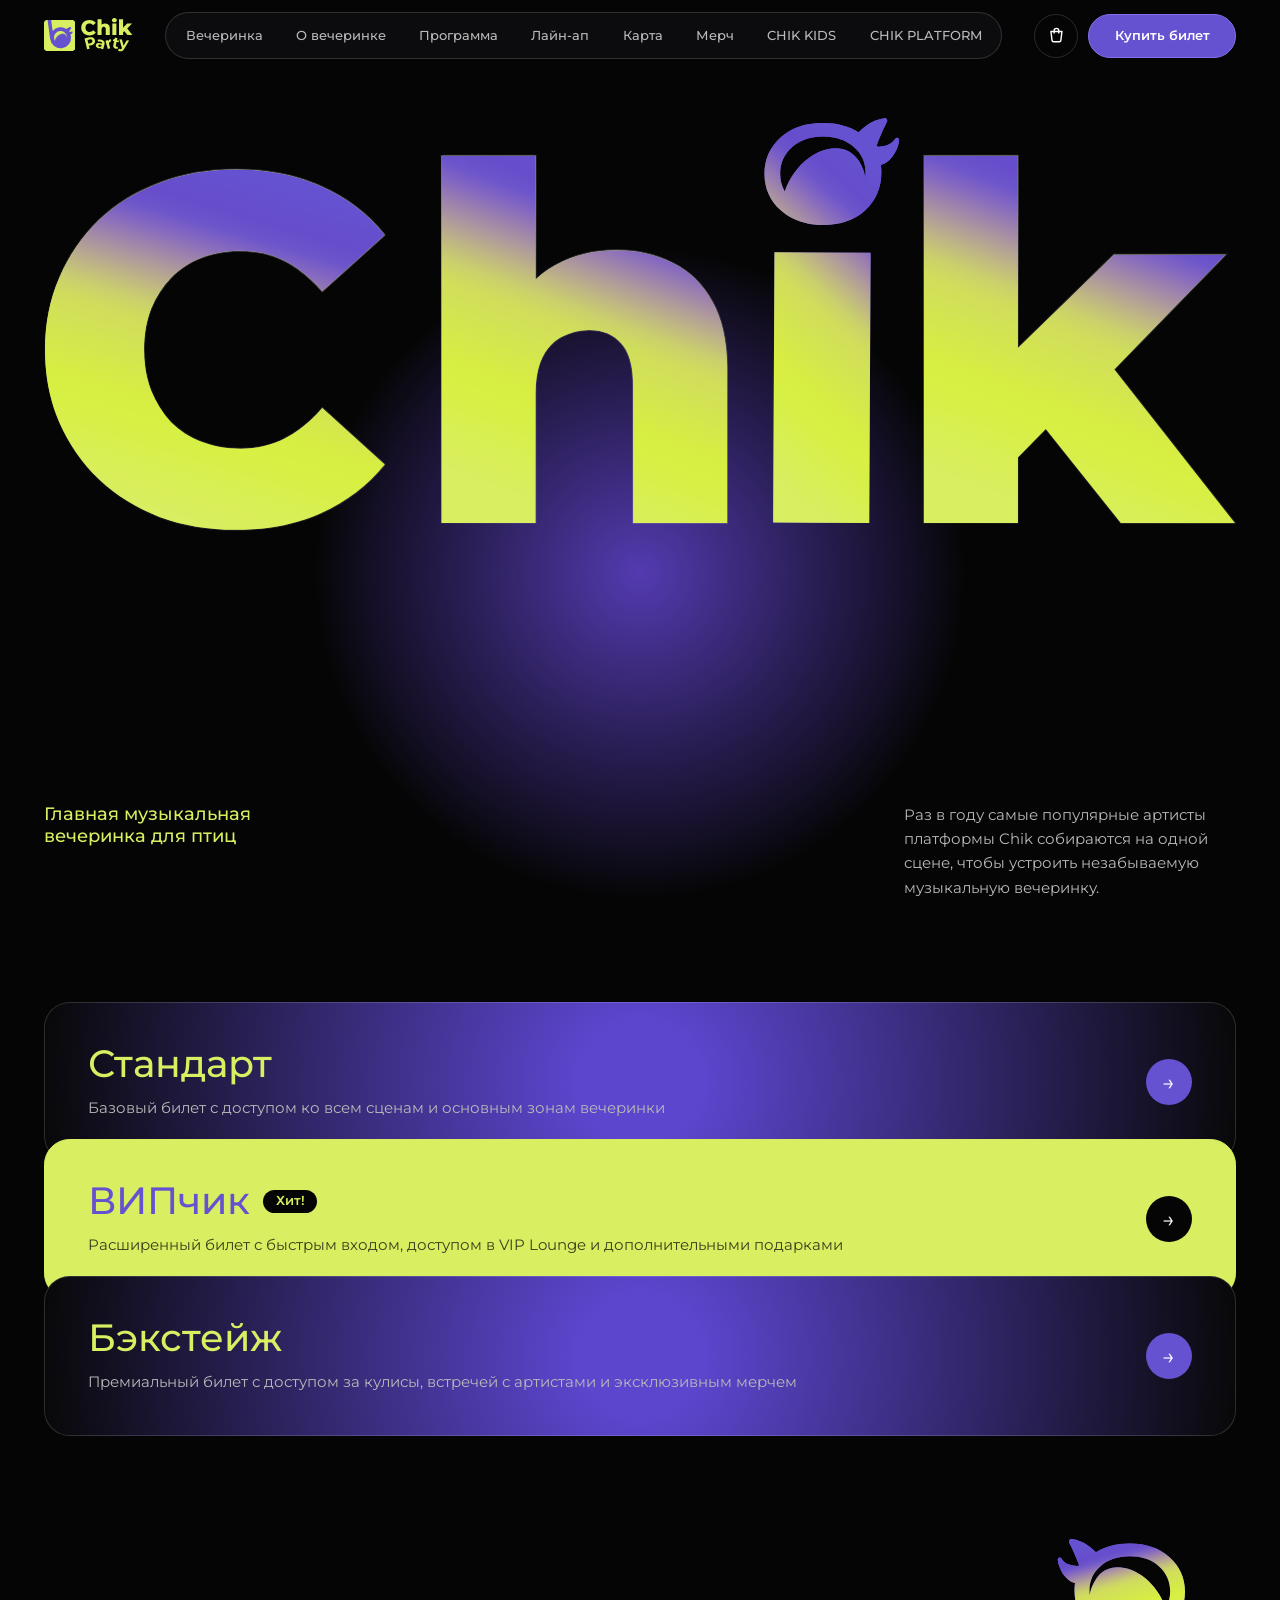
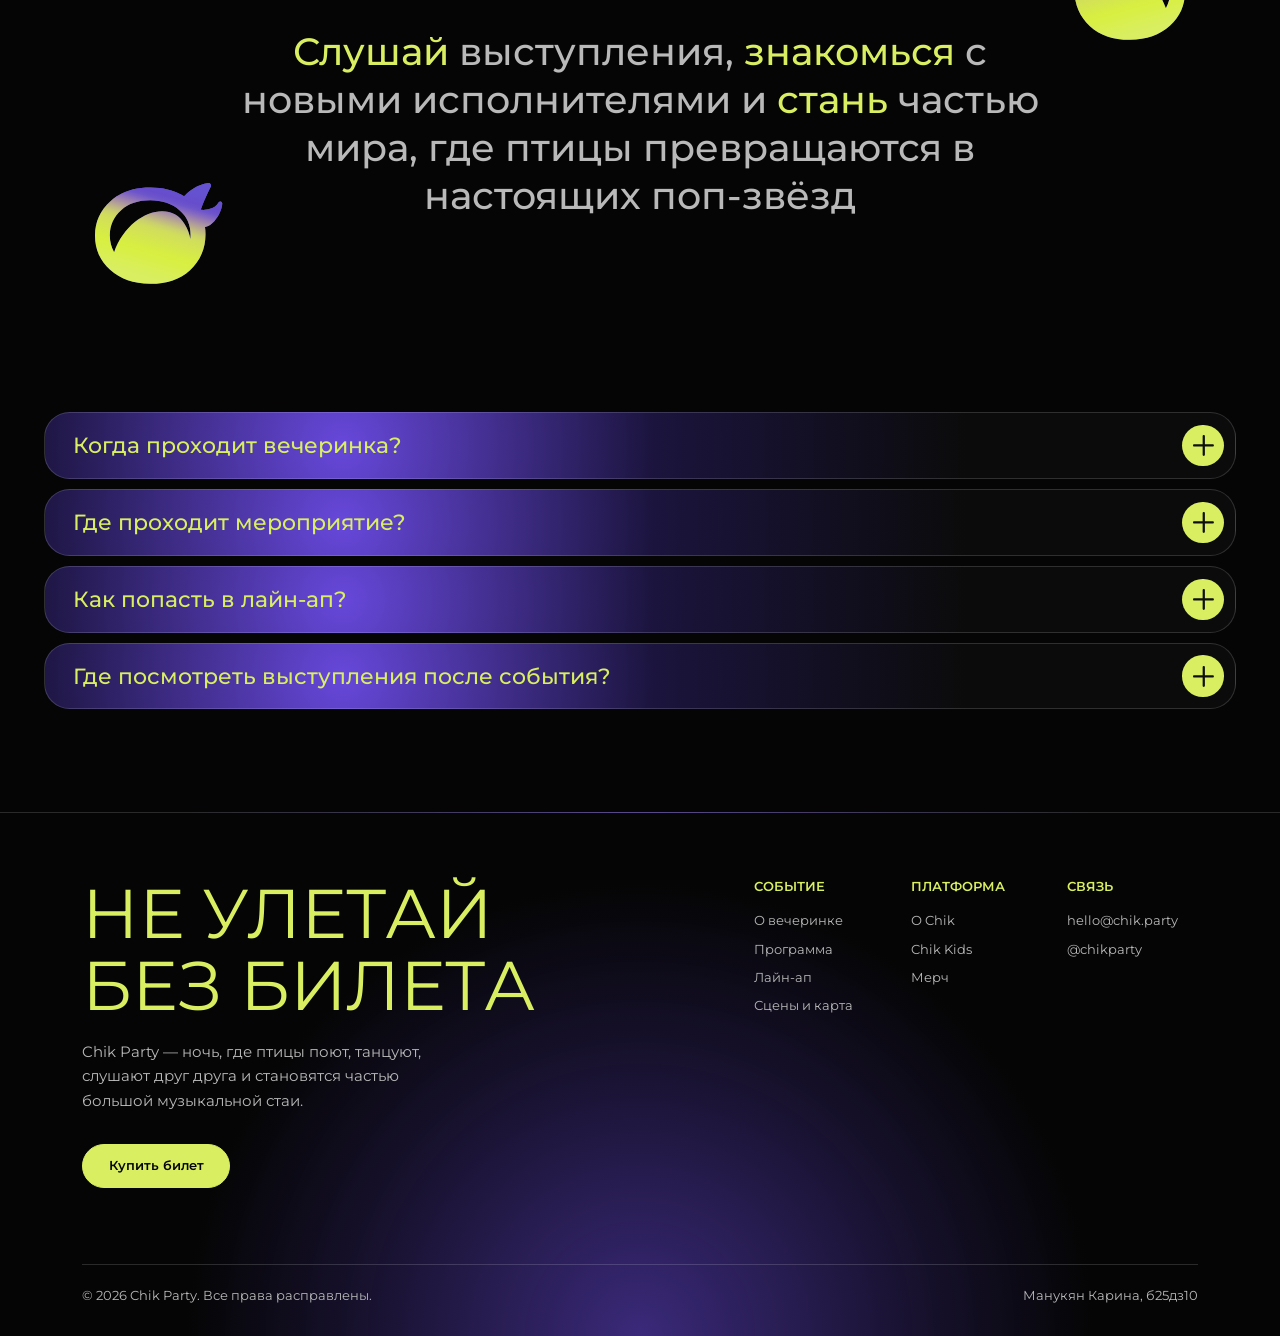
<file: index.html>
<!doctype html>
<html lang="ru">
  <head>
    <meta charset="UTF-8" />
    <meta name="viewport" content="width=device-width, initial-scale=1.0" />
    <title>Chik Party — главная музыкальная вечеринка для птиц</title>
    <meta name="description" content="Раз в году артисты Chik Platform выступают на одной сцене. Билеты, программа, лайн-ап и карта вечеринки." />
    <meta name="theme-color" content="#050505" />

    <meta property="og:type" content="website" />
    <meta property="og:title" content="Chik Party — главная музыкальная вечеринка для птиц" />
    <meta property="og:description" content="Раз в году артисты Chik Platform выступают на одной сцене. Билеты, программа, лайн-ап и карта вечеринки." />
    <meta property="og:image" content="https://karina156.github.io/b25ds10_4_chik/images/og-image.jpg" />

    <link rel="icon" type="image/png" href="./images/favicon.png" />
    <link rel="preload" href="./fonts/montserrat-medium.woff" as="font" type="font/woff" crossorigin />
    <link rel="stylesheet" href="./stylesheets/style.css" />
    <script src="./javascripts/scripts.js" defer></script>
  </head>
  <body>
    <a class="skip-link" href="#main">Перейти к содержанию</a>

    <header class="header">
      <a class="logo" href="index.html" aria-label="Chik Party, на главную">
        <img src="./images/logo.svg" alt="Chik Party" width="104" height="41" />
      </a>

      <nav class="menu" id="menu" aria-label="Основное меню">
        <a href="party.html">Вечеринка</a>
        <a href="about-party.html">О вечеринке</a>
        <a href="program.html">Программа</a>
        <a href="line-up.html">Лайн-ап</a>
        <a href="map.html">Карта</a>
        <a href="merch.html">Мерч</a>
        <a href="kids.html">CHIK KIDS</a>
        <a href="platform.html">CHIK PLATFORM</a>
      </nav>

      <div class="header-actions">
        <button class="cart-btn" type="button" data-open="cart" aria-label="Корзина">
          <svg viewBox="0 0 24 24" fill="none" aria-hidden="true">
            <path d="M5 7h14l-1.4 11.2a2 2 0 0 1-2 1.8H8.4a2 2 0 0 1-2-1.8L5 7Z" stroke="currentColor" stroke-width="1.8" stroke-linejoin="round" />
            <path d="M9 9V6a3 3 0 0 1 6 0v3" stroke="currentColor" stroke-width="1.8" stroke-linecap="round" />
          </svg>
          <span class="cart-count" aria-hidden="true">0</span>
        </button>

        <button class="btn" type="button" data-open="ticket">Купить билет</button>

        <button class="burger" type="button" aria-label="Открыть меню" aria-controls="menu" aria-expanded="false">
          <span></span>
          <span></span>
          <span></span>
        </button>
      </div>
    </header>

    <main id="main">
      <section class="hero">
        <img class="hero-logo" src="./images/big-logo.svg" alt="Chik" width="1436" height="507" fetchpriority="high" />

        <div class="hero-bottom">
          <h1 class="hero-title">Главная музыкальная вечеринка для птиц</h1>
          <p class="text">
            Раз в году самые популярные артисты платформы Chik собираются на одной
            сцене, чтобы устроить незабываемую музыкальную вечеринку.
          </p>
        </div>
      </section>

      <section class="tickets" aria-label="Билеты">
        <button class="ticket" type="button" data-open="ticket" data-ticket="Стандарт">
          <span>
            <span class="ticket-name">Стандарт</span>
            <span class="ticket-text">Базовый билет с доступом ко всем сценам и основным зонам вечеринки</span>
          </span>
          <span class="ticket-arrow" aria-hidden="true">→</span>
        </button>
        <button class="ticket ticket-vip" type="button" data-open="ticket" data-ticket="ВИПчик">
          <span>
            <span class="ticket-name">ВИПчик <span class="ticket-badge">Хит!</span></span>
            <span class="ticket-text">Расширенный билет с быстрым входом, доступом в VIP Lounge и дополнительными подарками</span>
          </span>
          <span class="ticket-arrow" aria-hidden="true">→</span>
        </button>
        <button class="ticket" type="button" data-open="ticket" data-ticket="Бэкстейж">
          <span>
            <span class="ticket-name">Бэкстейж</span>
            <span class="ticket-text">Премиальный билет с доступом за кулисы, встречей с артистами и эксклюзивным мерчем</span>
          </span>
          <span class="ticket-arrow" aria-hidden="true">→</span>
        </button>
      </section>

      <section class="manifest">
        <img class="manifest-bird manifest-bird-right bird-click" src="./images/icon-bird.svg" alt="" width="163" height="129" loading="lazy" decoding="async" />
        <p class="manifest-text">
          <span>Слушай</span> выступления, <span>знакомься</span> с новыми
          исполнителями и <span>стань</span> частью мира, где птицы превращаются в
          настоящих поп-звёзд
        </p>
        <img class="manifest-bird manifest-bird-left bird-click" src="./images/icon-bird.svg" alt="" width="163" height="129" loading="lazy" decoding="async" />
      </section>

      <section class="faq" aria-label="Частые вопросы">
        <div class="faq-list">
          <details class="faq-item" name="faq">
            <summary>
              Когда проходит вечеринка?
              <span class="faq-plus"><img src="./images/faq-icon.svg" alt="" width="36" height="36" /></span>
            </summary>
            <p class="faq-answer">Вечеринка проходит один раз в год. Точная дата публикуется заранее на сайте и в социальных сетях.</p>
          </details>

          <details class="faq-item" name="faq">
            <summary>
              Где проходит мероприятие?
              <span class="faq-plus"><img src="./images/faq-icon.svg" alt="" width="36" height="36" /></span>
            </summary>
            <p class="faq-answer">На главной площадке Chik Arena. Адрес появится после открытия продаж билетов.</p>
          </details>

          <details class="faq-item" name="faq">
            <summary>
              Как попасть в лайн-ап?
              <span class="faq-plus"><img src="./images/faq-icon.svg" alt="" width="36" height="36" /></span>
            </summary>
            <p class="faq-answer">Отправь заявку через Chik Platform и пройди отбор жюри.</p>
          </details>

          <details class="faq-item" name="faq">
            <summary>
              Где посмотреть выступления после события?
              <span class="faq-plus"><img src="./images/faq-icon.svg" alt="" width="36" height="36" /></span>
            </summary>
            <p class="faq-answer">Все выступления будут в записи на Chik Platform после вечеринки.</p>
          </details>
        </div>
      </section>
    </main>

    <footer class="footer">
      <div class="footer-main">
        <div class="footer-hero">
          <h2 class="subtitle">Не улетай<br />без билета</h2>
          <p class="text">
            Chik Party — ночь, где птицы поют, танцуют, слушают друг друга и
            становятся частью большой музыкальной стаи.
          </p>
          <button class="btn btn-lime" type="button" data-open="ticket">Купить билет</button>
        </div>

        <div class="footer-links">
          <div class="footer-column">
            <h3>Событие</h3>
            <a href="about-party.html">О вечеринке</a>
            <a href="program.html">Программа</a>
            <a href="line-up.html">Лайн-ап</a>
            <a href="map.html">Сцены и карта</a>
          </div>

          <div class="footer-column">
            <h3>Платформа</h3>
            <a href="platform.html">О Chik</a>
            <a href="kids.html">Chik Kids</a>
            <a href="merch.html">Мерч</a>
          </div>

          <div class="footer-column">
            <h3>Связь</h3>
            <a href="mailto:hello@chik.party">hello@chik.party</a>
            <span>@chikparty</span>
          </div>
        </div>
      </div>

      <div class="footer-bottom">
        <span>© 2026 Chik Party. Все права расправлены.</span>
        <span>Манукян Карина, б25дз10</span>
      </div>
    </footer>

    <div class="modal" id="ticket" role="dialog" aria-modal="true" aria-labelledby="ticket-title" hidden>
      <div class="modal-box">
        <button class="modal-close" type="button" data-close aria-label="Закрыть">✕</button>

        <h2 class="modal-title" id="ticket-title">Купить билет</h2>
        <p class="modal-text modal-text-start">Оставь заявку, и мы пришлём билет на почту.</p>

        <form class="form ticket-form" novalidate>
          <div class="field">
            <label for="ticket-name">Имя</label>
            <input id="ticket-name" type="text" name="name" autocomplete="name" placeholder="Как тебя зовут" required />
            <span class="field-error">Напиши, как тебя зовут</span>
          </div>

          <div class="field">
            <label for="ticket-email">E-mail</label>
            <input id="ticket-email" type="email" name="email" autocomplete="email" placeholder="bird@chik.party" required />
            <span class="field-error">Проверь, что почта написана правильно</span>
          </div>

          <div class="field">
            <label for="ticket-phone">Телефон</label>
            <input id="ticket-phone" type="tel" name="phone" autocomplete="tel" placeholder="+7 (___) ___-__-__" required />
            <span class="field-error">Нужен номер из 11 цифр</span>
          </div>

          <div class="field">
            <label for="ticket-type">Билет</label>
            <select id="ticket-type" name="ticket" required>
              <option value="">Выбери билет</option>
              <option value="Стандарт">Стандарт</option>
              <option value="ВИПчик">ВИПчик</option>
              <option value="Бэкстейж">Бэкстейж</option>
            </select>
            <span class="field-error">Выбери билет</span>
          </div>

          <button class="btn btn-lime" type="submit">Отправить заявку</button>
        </form>

        <div class="success" aria-live="polite">
          <img src="./images/icon-bird.svg" alt="" width="163" height="129" />
          <h2 class="modal-title">Чирик!</h2>
          <p class="modal-text success-text"></p>
          <button class="btn" type="button" data-close>Отлично</button>
        </div>
      </div>
    </div>

    <div class="modal" id="cart" role="dialog" aria-modal="true" aria-labelledby="cart-title" hidden>
      <div class="modal-box">
        <button class="modal-close" type="button" data-close aria-label="Закрыть">✕</button>

        <h2 class="modal-title" id="cart-title">Корзина</h2>

        <div class="modal-text-start">
          <p class="cart-empty">Пока пусто. Загляни в <a class="accent" href="merch.html">мерч</a>.</p>
          <ul class="cart-list"></ul>
          <div class="cart-total" hidden>
            <span>Итого</span>
            <span class="cart-sum">0 ₽</span>
          </div>
          <button class="btn btn-lime cart-order" type="button" hidden>Оформить заказ</button>
        </div>

        <div class="success" aria-live="polite">
          <img src="./images/icon-bird.svg" alt="" width="163" height="129" />
          <h2 class="modal-title">Заказ оформлен</h2>
          <p class="modal-text">Забери его на стойке мерча в день вечеринки.</p>
          <button class="btn" type="button" data-close>Хорошо</button>
        </div>
      </div>
    </div>

    <div class="toast" role="status" aria-live="polite"></div>
  </body>
</html>
</file>
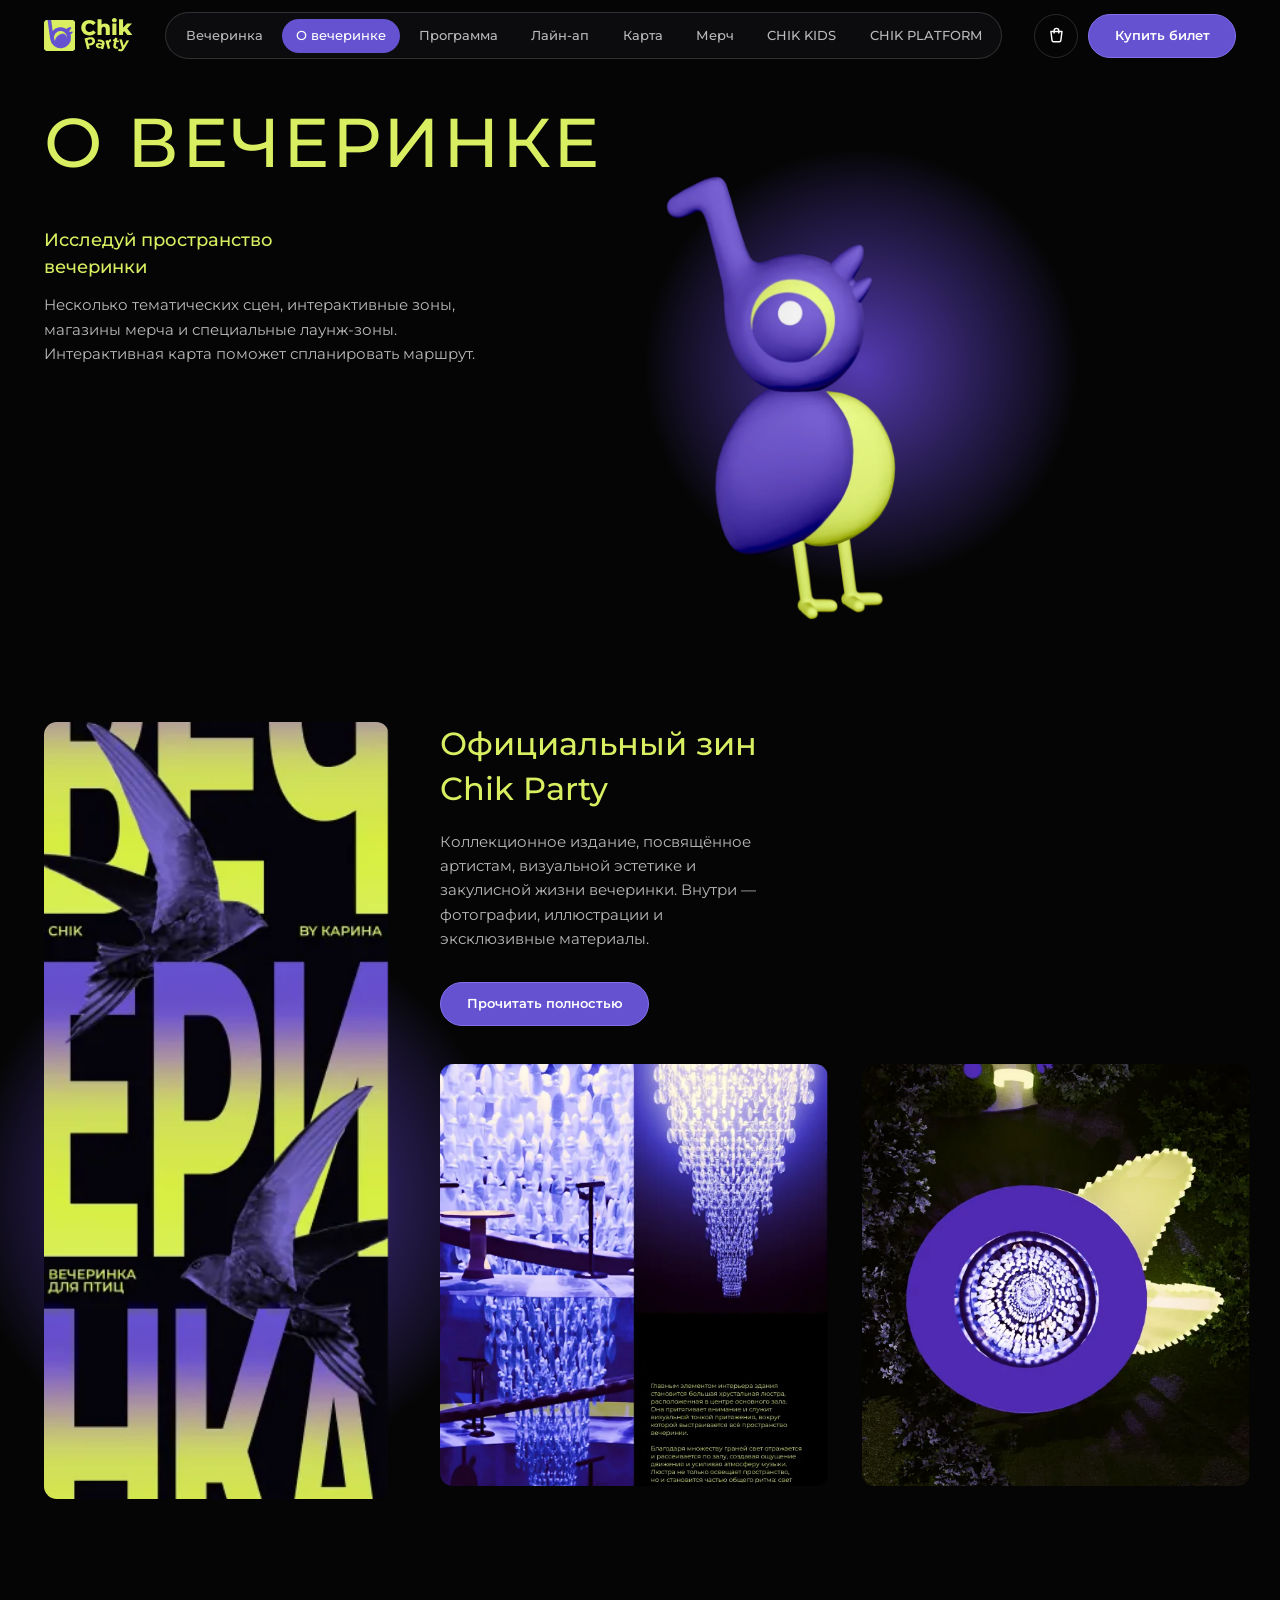
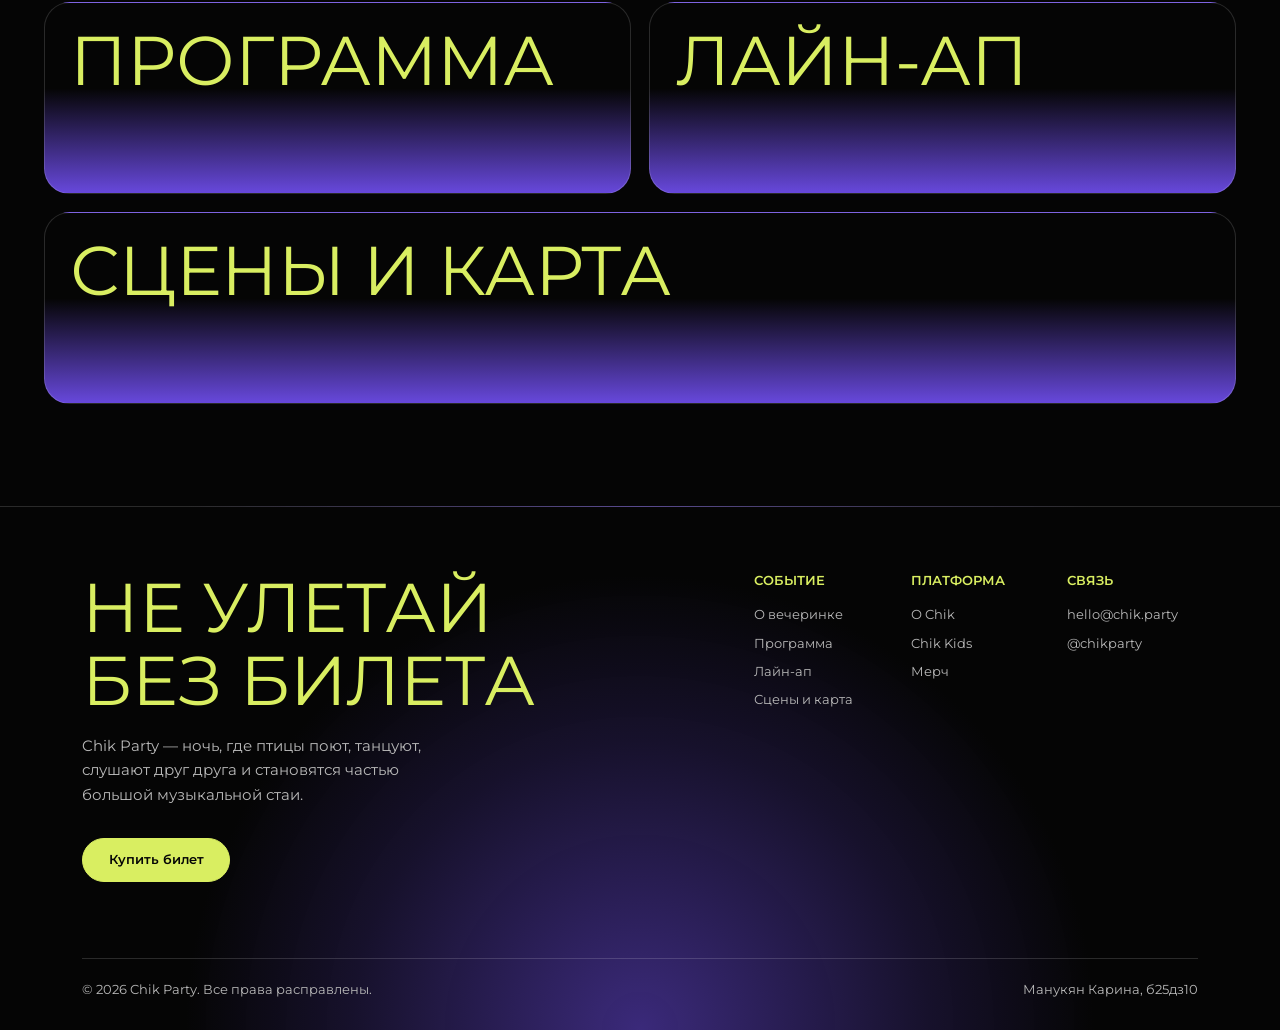
<file: about-party.html>
<!doctype html>
<html lang="ru">
  <head>
    <meta charset="UTF-8" />
    <meta name="viewport" content="width=device-width, initial-scale=1.0" />
    <title>О вечеринке — Chik Party</title>
    <meta name="description" content="Пространство Chik Party: тематические сцены, интерактивные зоны, мерч, лаунж-зоны и официальный зин." />
    <meta name="theme-color" content="#050505" />

    <meta property="og:type" content="website" />
    <meta property="og:title" content="О вечеринке — Chik Party" />
    <meta property="og:description" content="Пространство Chik Party: тематические сцены, интерактивные зоны, мерч, лаунж-зоны и официальный зин." />
    <meta property="og:image" content="https://karina156.github.io/b25ds10_4_chik/images/og-image.jpg" />

    <link rel="icon" type="image/png" href="./images/favicon.png" />
    <link rel="preload" href="./fonts/montserrat-medium.woff" as="font" type="font/woff" crossorigin />
    <link rel="stylesheet" href="./stylesheets/style.css" />
    <script src="./javascripts/scripts.js" defer></script>
  </head>
  <body>
    <a class="skip-link" href="#main">Перейти к содержанию</a>

    <header class="header">
      <a class="logo" href="index.html" aria-label="Chik Party, на главную">
        <img src="./images/logo.svg" alt="Chik Party" width="104" height="41" />
      </a>

      <nav class="menu" id="menu" aria-label="Основное меню">
        <a href="party.html">Вечеринка</a>
        <a href="about-party.html" aria-current="page">О вечеринке</a>
        <a href="program.html">Программа</a>
        <a href="line-up.html">Лайн-ап</a>
        <a href="map.html">Карта</a>
        <a href="merch.html">Мерч</a>
        <a href="kids.html">CHIK KIDS</a>
        <a href="platform.html">CHIK PLATFORM</a>
      </nav>

      <div class="header-actions">
        <button class="cart-btn" type="button" data-open="cart" aria-label="Корзина">
          <svg viewBox="0 0 24 24" fill="none" aria-hidden="true">
            <path d="M5 7h14l-1.4 11.2a2 2 0 0 1-2 1.8H8.4a2 2 0 0 1-2-1.8L5 7Z" stroke="currentColor" stroke-width="1.8" stroke-linejoin="round" />
            <path d="M9 9V6a3 3 0 0 1 6 0v3" stroke="currentColor" stroke-width="1.8" stroke-linecap="round" />
          </svg>
          <span class="cart-count" aria-hidden="true">0</span>
        </button>

        <button class="btn" type="button" data-open="ticket">Купить билет</button>

        <button class="burger" type="button" aria-label="Открыть меню" aria-controls="menu" aria-expanded="false">
          <span></span>
          <span></span>
          <span></span>
        </button>
      </div>
    </header>

    <main id="main">
      <section class="about-intro">
        <h1 class="title">О вечеринке</h1>

        <div>
          <h2 class="intro-subtitle">Исследуй пространство<br />вечеринки</h2>
          <p class="text">
            Несколько тематических сцен, интерактивные зоны, магазины мерча и
            специальные лаунж-зоны. Интерактивная карта поможет спланировать маршрут.
          </p>
        </div>

        <img class="about-bird bird-click" src="./images/bird-3d.webp" alt="Птичка Chik" width="467" height="900" />
      </section>

      <section class="zine" aria-labelledby="zine-title">
        <img class="zine-cover" src="./images/zine-cover.webp" alt="Обложка зина Chik Party" width="273" height="775" loading="lazy" decoding="async" />

        <div class="zine-content">
          <div class="zine-info">
            <h2 class="zine-title" id="zine-title">Официальный зин<br />Chik Party</h2>
            <p class="text">
              Коллекционное издание, посвящённое артистам, визуальной эстетике и
              закулисной жизни вечеринки. Внутри — фотографии, иллюстрации и
              эксклюзивные материалы.
            </p>
            <a class="btn" href="https://disk.360.yandex.ru/d/OvfIPNhNZ461og" target="_blank" rel="noopener">Прочитать полностью</a>
          </div>

          <div class="gallery">
            <button type="button" data-lightbox="zine" data-src="./images/zine-1.webp" aria-label="Открыть разворот 1">
              <img src="./images/zine-1.webp" alt="Разворот зина 1" width="545" height="775" loading="lazy" decoding="async" />
            </button>
            <button type="button" data-lightbox="zine" data-src="./images/zine-2.webp" aria-label="Открыть разворот 2">
              <img src="./images/zine-2.webp" alt="Разворот зина 2" width="545" height="775" loading="lazy" decoding="async" />
            </button>
            <button type="button" data-lightbox="zine" data-src="./images/zine-3.webp" aria-label="Открыть разворот 3">
              <img src="./images/zine-3.webp" alt="Разворот зина 3" width="545" height="775" loading="lazy" decoding="async" />
            </button>
            <button type="button" data-lightbox="zine" data-src="./images/zine-4.webp" aria-label="Открыть разворот 4">
              <img src="./images/zine-4.webp" alt="Разворот зина 4" width="545" height="775" loading="lazy" decoding="async" />
            </button>
            <button type="button" data-lightbox="zine" data-src="./images/zine-5.webp" aria-label="Открыть разворот 5">
              <img src="./images/zine-5.webp" alt="Разворот зина 5" width="545" height="775" loading="lazy" decoding="async" />
            </button>
          </div>
        </div>
      </section>

      <section class="next-pages" aria-label="Другие страницы">
        <a class="card next-card" href="program.html">
          <h2 class="next-card-title">Программа</h2>
        </a>

        <a class="card next-card" href="line-up.html">
          <h2 class="next-card-title">Лайн-ап</h2>
        </a>

        <a class="card next-card next-card-wide" href="map.html">
          <h2 class="next-card-title">Сцены и карта</h2>
        </a>
      </section>
    </main>

    <footer class="footer">
      <div class="footer-main">
        <div class="footer-hero">
          <h2 class="subtitle">Не улетай<br />без билета</h2>
          <p class="text">
            Chik Party — ночь, где птицы поют, танцуют, слушают друг друга и
            становятся частью большой музыкальной стаи.
          </p>
          <button class="btn btn-lime" type="button" data-open="ticket">Купить билет</button>
        </div>

        <div class="footer-links">
          <div class="footer-column">
            <h3>Событие</h3>
            <a href="about-party.html">О вечеринке</a>
            <a href="program.html">Программа</a>
            <a href="line-up.html">Лайн-ап</a>
            <a href="map.html">Сцены и карта</a>
          </div>

          <div class="footer-column">
            <h3>Платформа</h3>
            <a href="platform.html">О Chik</a>
            <a href="kids.html">Chik Kids</a>
            <a href="merch.html">Мерч</a>
          </div>

          <div class="footer-column">
            <h3>Связь</h3>
            <a href="mailto:hello@chik.party">hello@chik.party</a>
            <span>@chikparty</span>
          </div>
        </div>
      </div>

      <div class="footer-bottom">
        <span>© 2026 Chik Party. Все права расправлены.</span>
        <span>Манукян Карина, б25дз10</span>
      </div>
    </footer>

    <div class="modal" id="ticket" role="dialog" aria-modal="true" aria-labelledby="ticket-title" hidden>
      <div class="modal-box">
        <button class="modal-close" type="button" data-close aria-label="Закрыть">✕</button>

        <h2 class="modal-title" id="ticket-title">Купить билет</h2>
        <p class="modal-text modal-text-start">Оставь заявку, и мы пришлём билет на почту.</p>

        <form class="form ticket-form" novalidate>
          <div class="field">
            <label for="ticket-name">Имя</label>
            <input id="ticket-name" type="text" name="name" autocomplete="name" placeholder="Как тебя зовут" required />
            <span class="field-error">Напиши, как тебя зовут</span>
          </div>

          <div class="field">
            <label for="ticket-email">E-mail</label>
            <input id="ticket-email" type="email" name="email" autocomplete="email" placeholder="bird@chik.party" required />
            <span class="field-error">Проверь, что почта написана правильно</span>
          </div>

          <div class="field">
            <label for="ticket-phone">Телефон</label>
            <input id="ticket-phone" type="tel" name="phone" autocomplete="tel" placeholder="+7 (___) ___-__-__" required />
            <span class="field-error">Нужен номер из 11 цифр</span>
          </div>

          <div class="field">
            <label for="ticket-type">Билет</label>
            <select id="ticket-type" name="ticket" required>
              <option value="">Выбери билет</option>
              <option value="Стандарт">Стандарт</option>
              <option value="ВИПчик">ВИПчик</option>
              <option value="Бэкстейж">Бэкстейж</option>
            </select>
            <span class="field-error">Выбери билет</span>
          </div>

          <button class="btn btn-lime" type="submit">Отправить заявку</button>
        </form>

        <div class="success" aria-live="polite">
          <img src="./images/icon-bird.svg" alt="" width="163" height="129" />
          <h2 class="modal-title">Чирик!</h2>
          <p class="modal-text success-text"></p>
          <button class="btn" type="button" data-close>Отлично</button>
        </div>
      </div>
    </div>

    <div class="modal" id="cart" role="dialog" aria-modal="true" aria-labelledby="cart-title" hidden>
      <div class="modal-box">
        <button class="modal-close" type="button" data-close aria-label="Закрыть">✕</button>

        <h2 class="modal-title" id="cart-title">Корзина</h2>

        <div class="modal-text-start">
          <p class="cart-empty">Пока пусто. Загляни в <a class="accent" href="merch.html">мерч</a>.</p>
          <ul class="cart-list"></ul>
          <div class="cart-total" hidden>
            <span>Итого</span>
            <span class="cart-sum">0 ₽</span>
          </div>
          <button class="btn btn-lime cart-order" type="button" hidden>Оформить заказ</button>
        </div>

        <div class="success" aria-live="polite">
          <img src="./images/icon-bird.svg" alt="" width="163" height="129" />
          <h2 class="modal-title">Заказ оформлен</h2>
          <p class="modal-text">Забери его на стойке мерча в день вечеринки.</p>
          <button class="btn" type="button" data-close>Хорошо</button>
        </div>
      </div>
    </div>

    <div class="modal lightbox" id="lightbox" role="dialog" aria-modal="true" aria-label="Просмотр картинки" hidden>
      <div class="modal-box">
        <button class="modal-close" type="button" data-close aria-label="Закрыть">✕</button>
        <button class="btn btn-round btn-ghost lightbox-arrow lightbox-prev" type="button" aria-label="Предыдущая">←</button>
        <img class="lightbox-image" src="./images/favicon.png" alt="" />
        <button class="btn btn-round btn-ghost lightbox-arrow lightbox-next" type="button" aria-label="Следующая">→</button>
      </div>
    </div>

    <div class="toast" role="status" aria-live="polite"></div>
  </body>
</html>
</file>
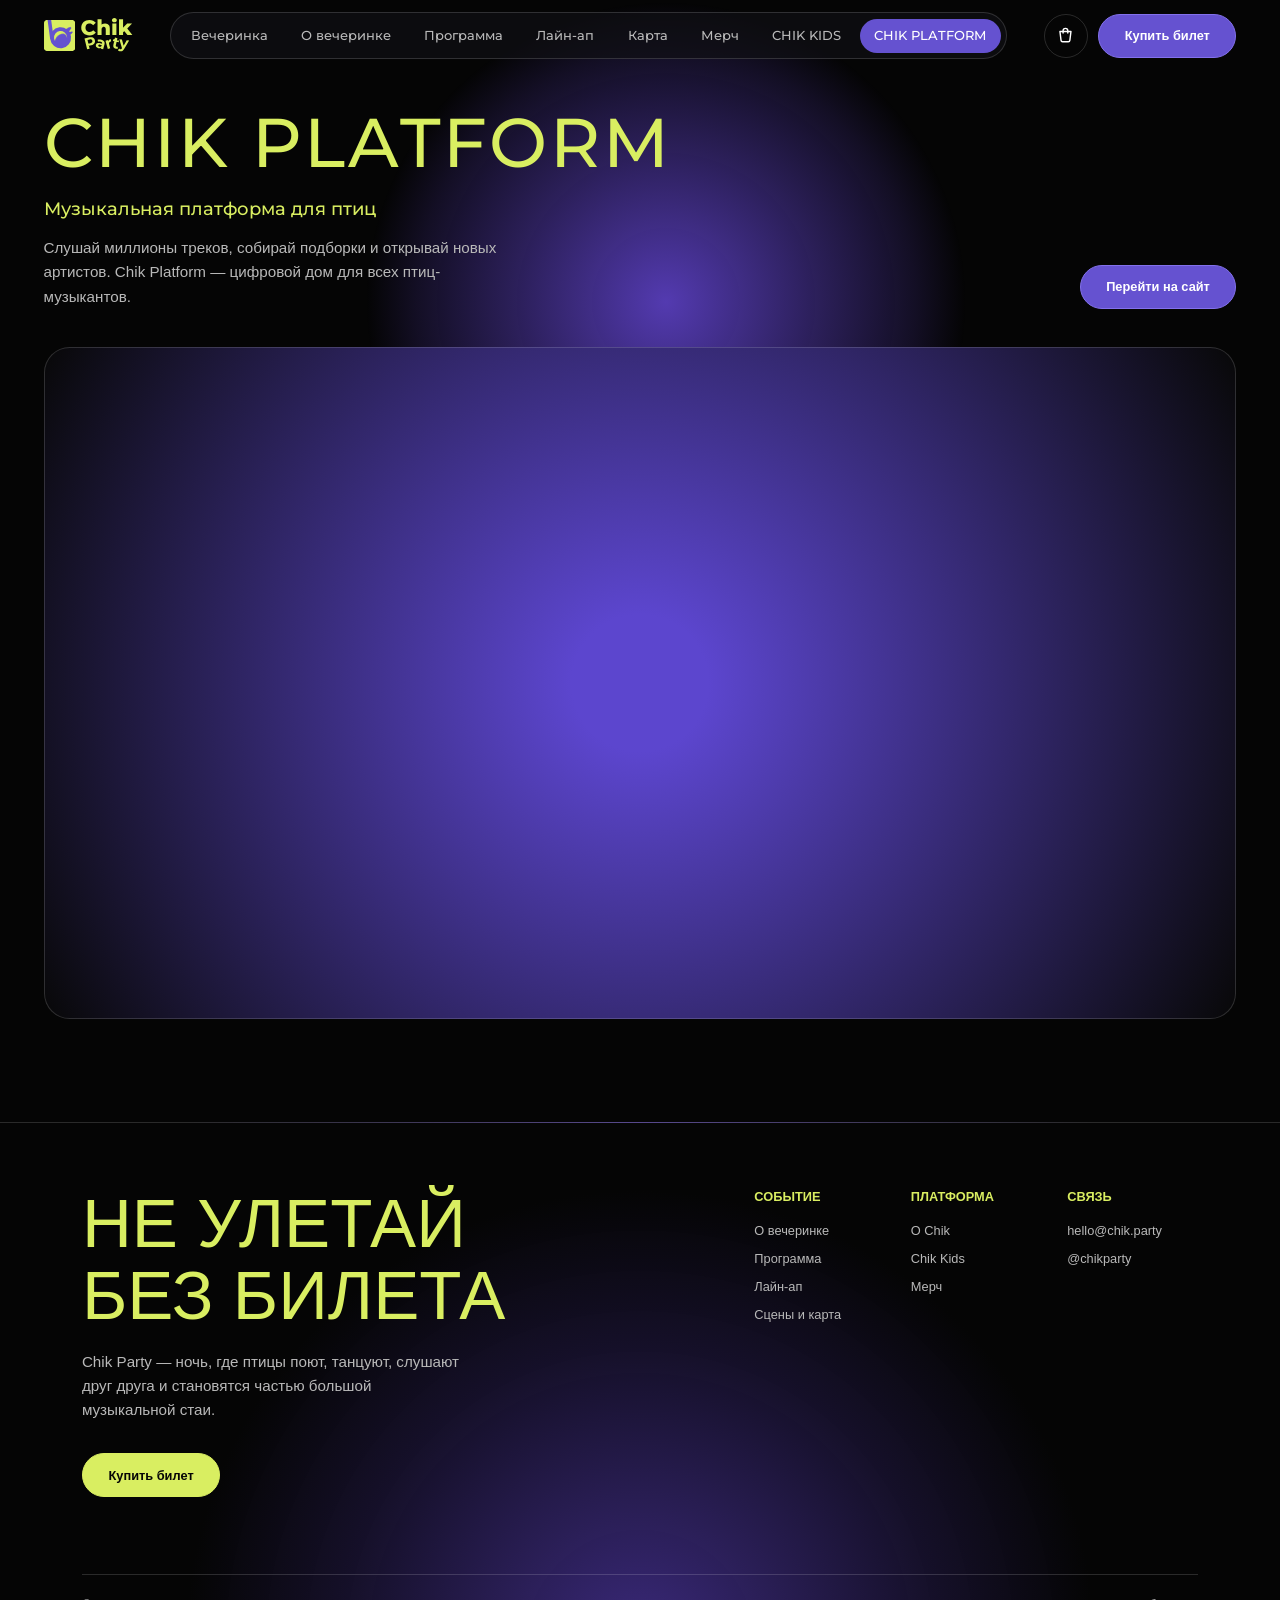
<file: CHIK PLATFORM.html>
<!doctype html>
<html lang="ru">
  <head>
    <meta charset="UTF-8" />
    <title>Страница переехала — Chik Party</title>
    <meta http-equiv="refresh" content="0; url=platform.html" />
    <link rel="canonical" href="platform.html" />
  </head>
  <body>
    <p>Страница переехала: <a href="platform.html">platform.html</a></p>
  </body>
</html>
</file>
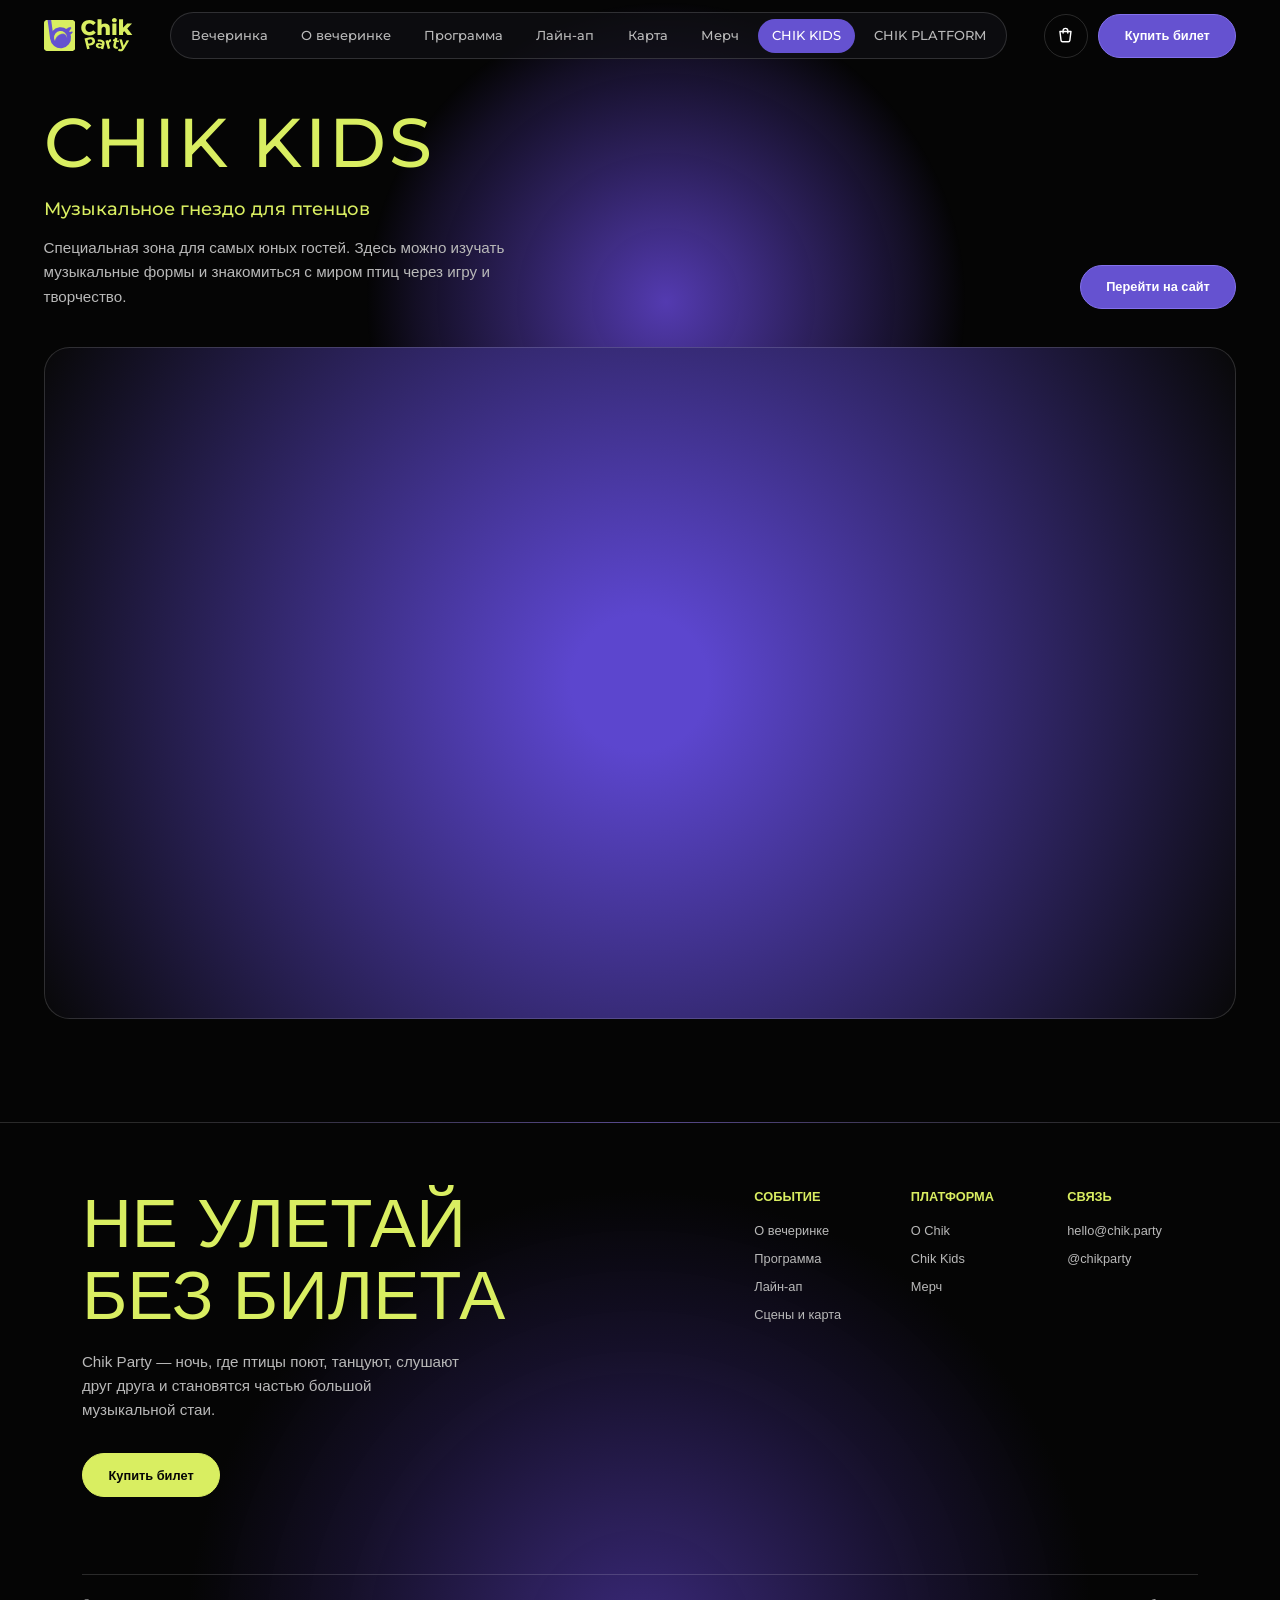
<file: CHIK-KIDS.html>
<!doctype html>
<html lang="ru">
  <head>
    <meta charset="UTF-8" />
    <title>Страница переехала — Chik Party</title>
    <meta http-equiv="refresh" content="0; url=kids.html" />
    <link rel="canonical" href="kids.html" />
  </head>
  <body>
    <p>Страница переехала: <a href="kids.html">kids.html</a></p>
  </body>
</html>
</file>
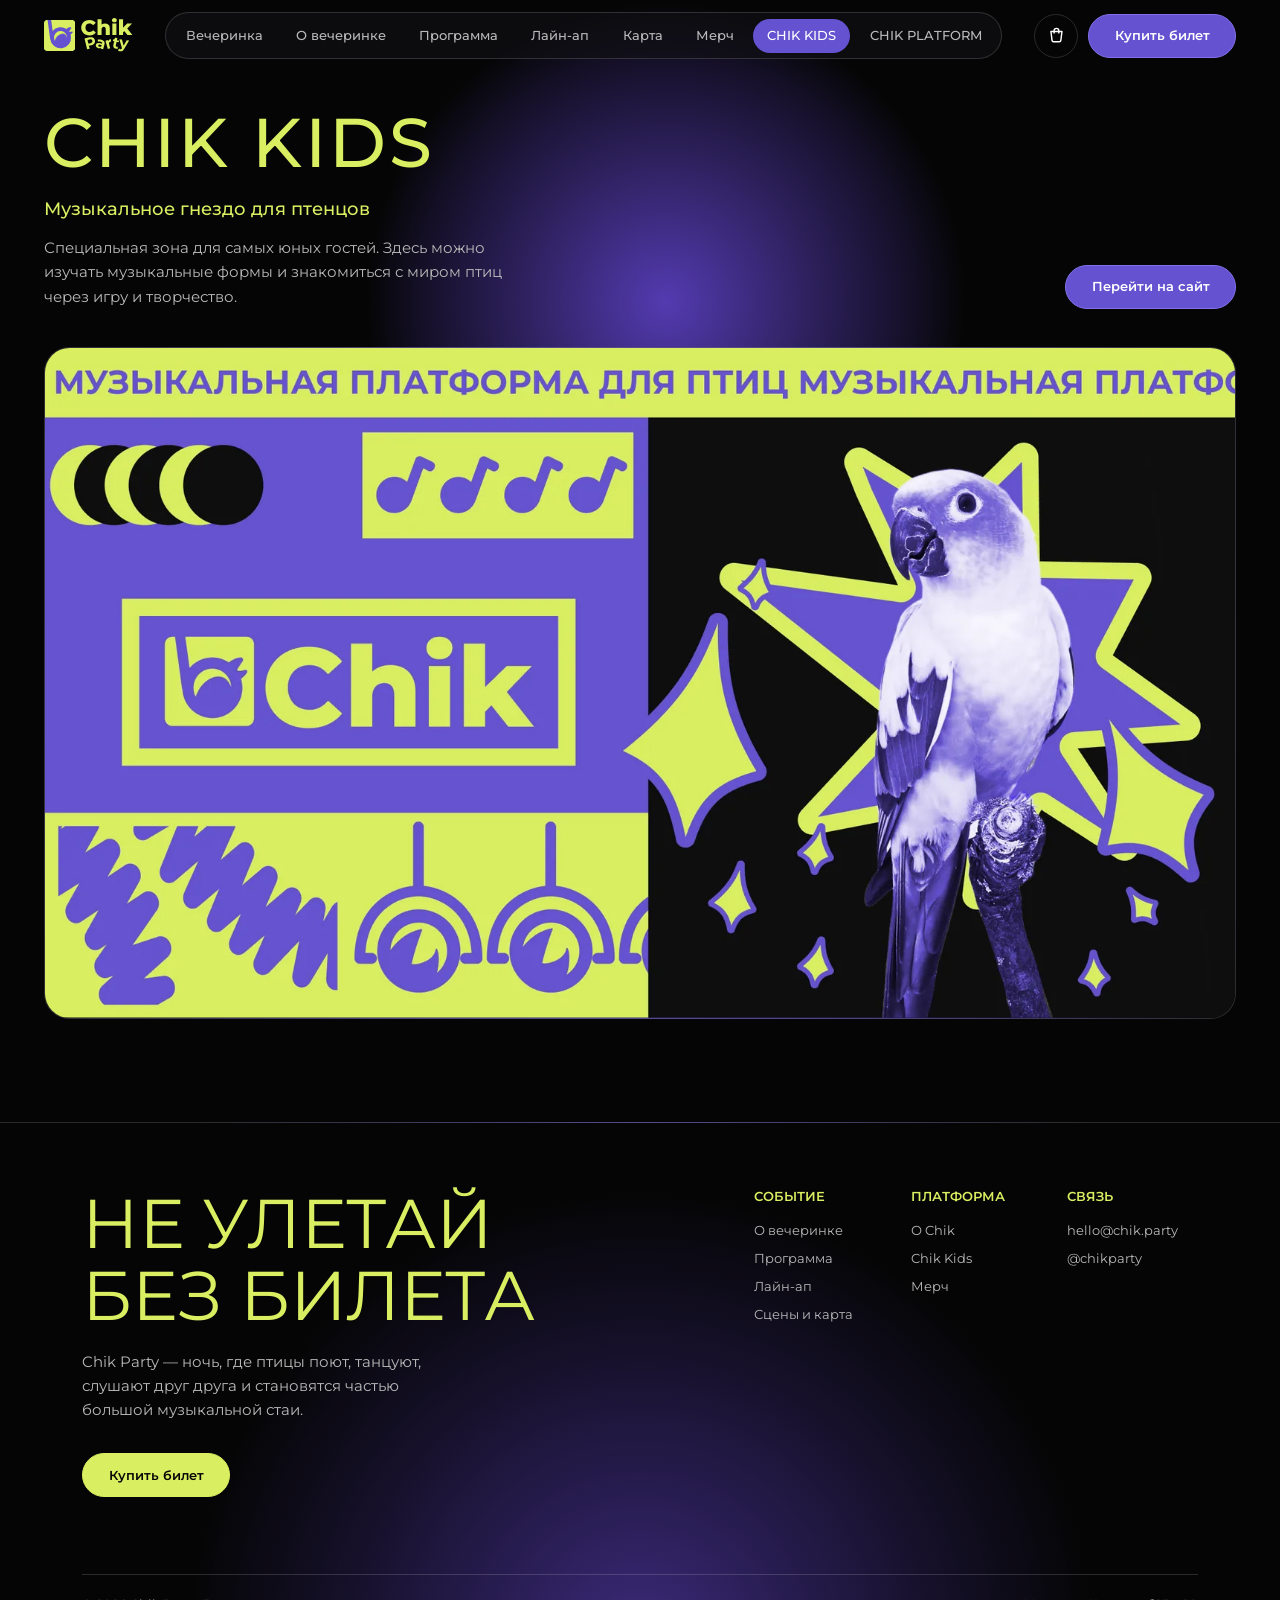
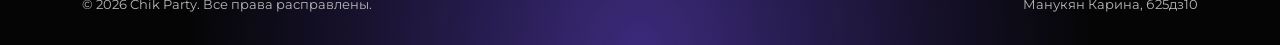
<file: kids.html>
<!doctype html>
<html lang="ru">
  <head>
    <meta charset="UTF-8" />
    <meta name="viewport" content="width=device-width, initial-scale=1.0" />
    <title>Chik Kids — Chik Party</title>
    <meta name="description" content="Chik Kids — детская зона Chik Party, где птенцы знакомятся с музыкой через игру и творчество." />
    <meta name="theme-color" content="#050505" />

    <meta property="og:type" content="website" />
    <meta property="og:title" content="Chik Kids — Chik Party" />
    <meta property="og:description" content="Chik Kids — детская зона Chik Party, где птенцы знакомятся с музыкой через игру и творчество." />
    <meta property="og:image" content="https://karina156.github.io/b25ds10_4_chik/images/og-image.jpg" />

    <link rel="icon" type="image/png" href="./images/favicon.png" />
    <link rel="preload" href="./fonts/montserrat-medium.woff" as="font" type="font/woff" crossorigin />
    <link rel="stylesheet" href="./stylesheets/style.css" />
    <script src="./javascripts/scripts.js" defer></script>
  </head>
  <body>
    <a class="skip-link" href="#main">Перейти к содержанию</a>

    <header class="header">
      <a class="logo" href="index.html" aria-label="Chik Party, на главную">
        <img src="./images/logo.svg" alt="Chik Party" width="104" height="41" />
      </a>

      <nav class="menu" id="menu" aria-label="Основное меню">
        <a href="party.html">Вечеринка</a>
        <a href="about-party.html">О вечеринке</a>
        <a href="program.html">Программа</a>
        <a href="line-up.html">Лайн-ап</a>
        <a href="map.html">Карта</a>
        <a href="merch.html">Мерч</a>
        <a href="kids.html" aria-current="page">CHIK KIDS</a>
        <a href="platform.html">CHIK PLATFORM</a>
      </nav>

      <div class="header-actions">
        <button class="cart-btn" type="button" data-open="cart" aria-label="Корзина">
          <svg viewBox="0 0 24 24" fill="none" aria-hidden="true">
            <path d="M5 7h14l-1.4 11.2a2 2 0 0 1-2 1.8H8.4a2 2 0 0 1-2-1.8L5 7Z" stroke="currentColor" stroke-width="1.8" stroke-linejoin="round" />
            <path d="M9 9V6a3 3 0 0 1 6 0v3" stroke="currentColor" stroke-width="1.8" stroke-linecap="round" />
          </svg>
          <span class="cart-count" aria-hidden="true">0</span>
        </button>

        <button class="btn" type="button" data-open="ticket">Купить билет</button>

        <button class="burger" type="button" aria-label="Открыть меню" aria-controls="menu" aria-expanded="false">
          <span></span>
          <span></span>
          <span></span>
        </button>
      </div>
    </header>

    <main id="main">
      <section class="poster-head">
        <div>
          <h1 class="title">Chik Kids</h1>
          <h2 class="intro-subtitle">Музыкальное гнездо для птенцов</h2>
          <p class="text">Специальная зона для самых юных гостей. Здесь можно изучать музыкальные формы и знакомиться с миром птиц через игру и творчество.</p>
        </div>
        <a class="btn" href="https://karina156.github.io/chik/" target="_blank" rel="noopener">Перейти на сайт</a>
      </section>

      <section>
        <a class="card poster-card" href="https://karina156.github.io/chik/" target="_blank" rel="noopener" aria-label="Открыть веб-плакат Chik Kids">
          <img src="./images/veb-poster-1.webp" alt="Веб-плакат Chik Kids" width="1600" height="900" loading="lazy" decoding="async" />
        </a>
      </section>
    </main>

    <footer class="footer">
      <div class="footer-main">
        <div class="footer-hero">
          <h2 class="subtitle">Не улетай<br />без билета</h2>
          <p class="text">
            Chik Party — ночь, где птицы поют, танцуют, слушают друг друга и
            становятся частью большой музыкальной стаи.
          </p>
          <button class="btn btn-lime" type="button" data-open="ticket">Купить билет</button>
        </div>

        <div class="footer-links">
          <div class="footer-column">
            <h3>Событие</h3>
            <a href="about-party.html">О вечеринке</a>
            <a href="program.html">Программа</a>
            <a href="line-up.html">Лайн-ап</a>
            <a href="map.html">Сцены и карта</a>
          </div>

          <div class="footer-column">
            <h3>Платформа</h3>
            <a href="platform.html">О Chik</a>
            <a href="kids.html">Chik Kids</a>
            <a href="merch.html">Мерч</a>
          </div>

          <div class="footer-column">
            <h3>Связь</h3>
            <a href="mailto:hello@chik.party">hello@chik.party</a>
            <span>@chikparty</span>
          </div>
        </div>
      </div>

      <div class="footer-bottom">
        <span>© 2026 Chik Party. Все права расправлены.</span>
        <span>Манукян Карина, б25дз10</span>
      </div>
    </footer>

    <div class="modal" id="ticket" role="dialog" aria-modal="true" aria-labelledby="ticket-title" hidden>
      <div class="modal-box">
        <button class="modal-close" type="button" data-close aria-label="Закрыть">✕</button>

        <h2 class="modal-title" id="ticket-title">Купить билет</h2>
        <p class="modal-text modal-text-start">Оставь заявку, и мы пришлём билет на почту.</p>

        <form class="form ticket-form" novalidate>
          <div class="field">
            <label for="ticket-name">Имя</label>
            <input id="ticket-name" type="text" name="name" autocomplete="name" placeholder="Как тебя зовут" required />
            <span class="field-error">Напиши, как тебя зовут</span>
          </div>

          <div class="field">
            <label for="ticket-email">E-mail</label>
            <input id="ticket-email" type="email" name="email" autocomplete="email" placeholder="bird@chik.party" required />
            <span class="field-error">Проверь, что почта написана правильно</span>
          </div>

          <div class="field">
            <label for="ticket-phone">Телефон</label>
            <input id="ticket-phone" type="tel" name="phone" autocomplete="tel" placeholder="+7 (___) ___-__-__" required />
            <span class="field-error">Нужен номер из 11 цифр</span>
          </div>

          <div class="field">
            <label for="ticket-type">Билет</label>
            <select id="ticket-type" name="ticket" required>
              <option value="">Выбери билет</option>
              <option value="Стандарт">Стандарт</option>
              <option value="ВИПчик">ВИПчик</option>
              <option value="Бэкстейж">Бэкстейж</option>
            </select>
            <span class="field-error">Выбери билет</span>
          </div>

          <button class="btn btn-lime" type="submit">Отправить заявку</button>
        </form>

        <div class="success" aria-live="polite">
          <img src="./images/icon-bird.svg" alt="" width="163" height="129" />
          <h2 class="modal-title">Чирик!</h2>
          <p class="modal-text success-text"></p>
          <button class="btn" type="button" data-close>Отлично</button>
        </div>
      </div>
    </div>

    <div class="modal" id="cart" role="dialog" aria-modal="true" aria-labelledby="cart-title" hidden>
      <div class="modal-box">
        <button class="modal-close" type="button" data-close aria-label="Закрыть">✕</button>

        <h2 class="modal-title" id="cart-title">Корзина</h2>

        <div class="modal-text-start">
          <p class="cart-empty">Пока пусто. Загляни в <a class="accent" href="merch.html">мерч</a>.</p>
          <ul class="cart-list"></ul>
          <div class="cart-total" hidden>
            <span>Итого</span>
            <span class="cart-sum">0 ₽</span>
          </div>
          <button class="btn btn-lime cart-order" type="button" hidden>Оформить заказ</button>
        </div>

        <div class="success" aria-live="polite">
          <img src="./images/icon-bird.svg" alt="" width="163" height="129" />
          <h2 class="modal-title">Заказ оформлен</h2>
          <p class="modal-text">Забери его на стойке мерча в день вечеринки.</p>
          <button class="btn" type="button" data-close>Хорошо</button>
        </div>
      </div>
    </div>

    <div class="toast" role="status" aria-live="polite"></div>
  </body>
</html>
</file>
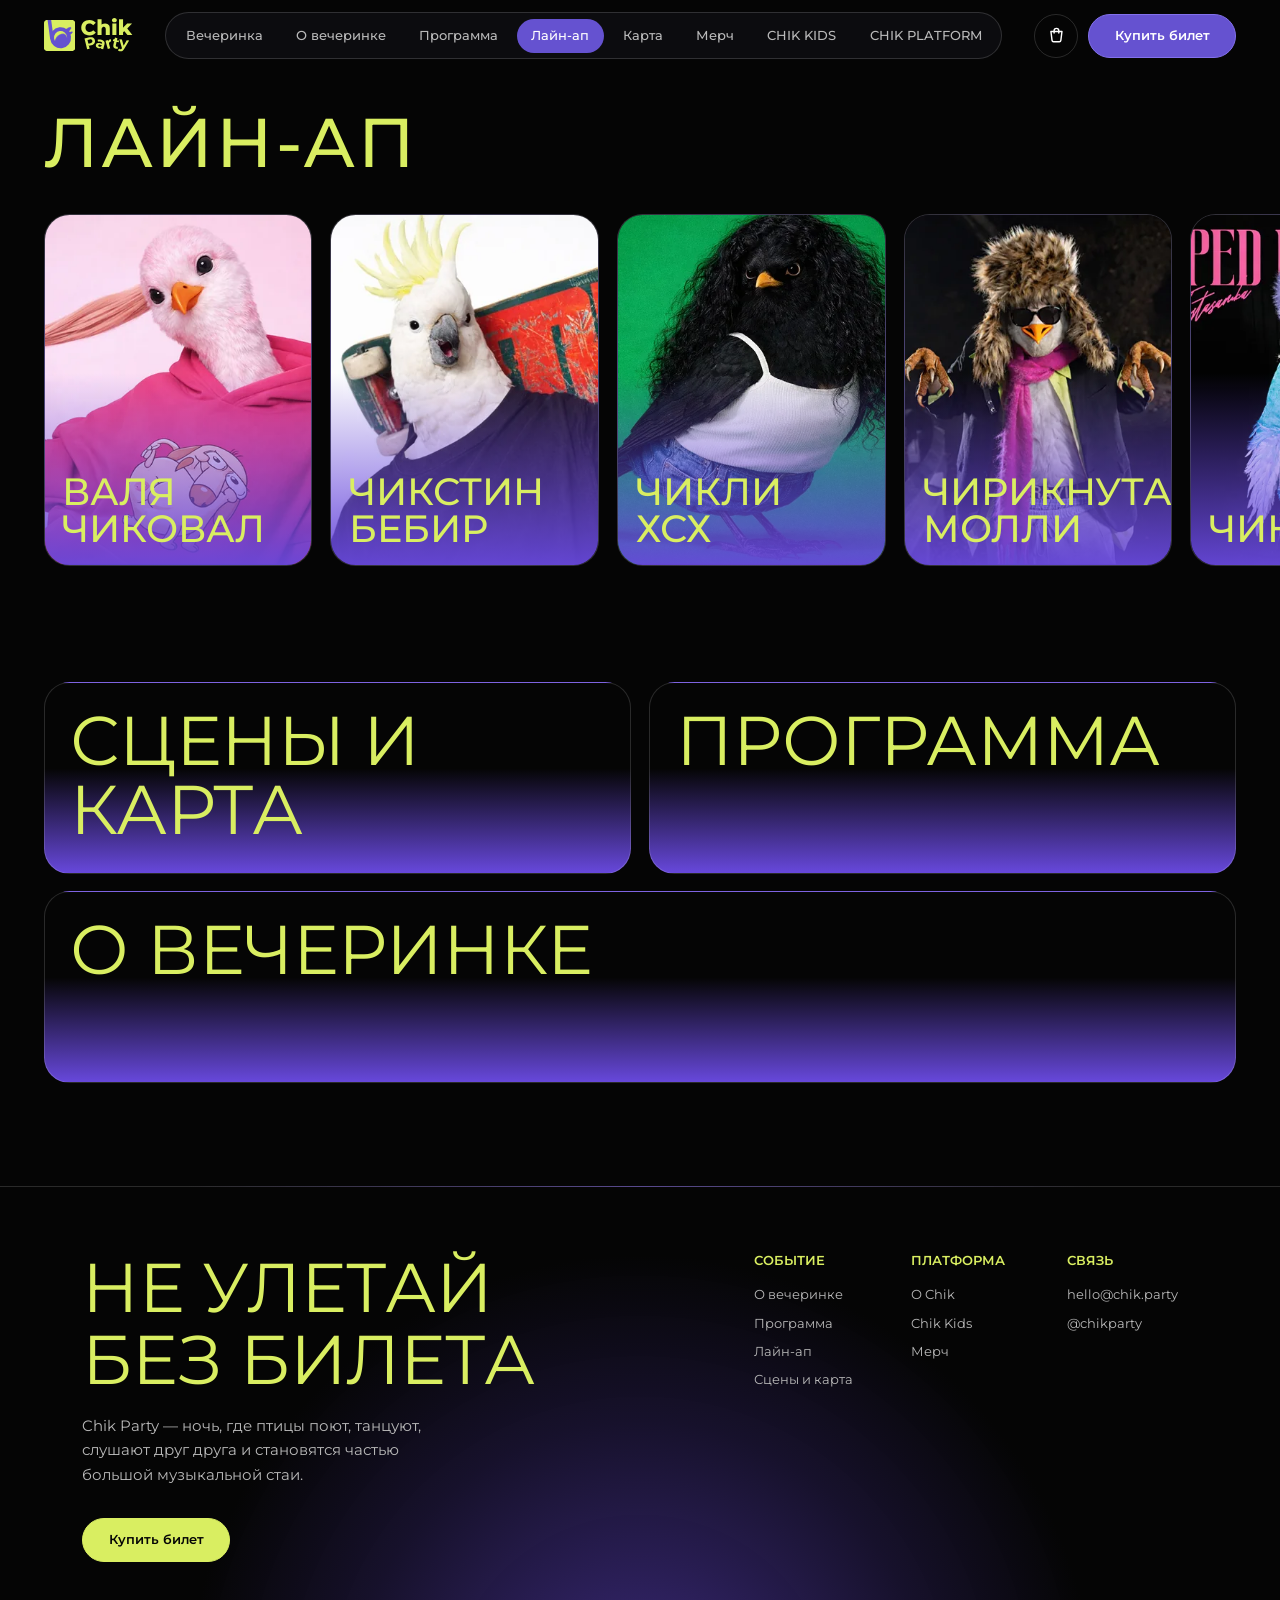
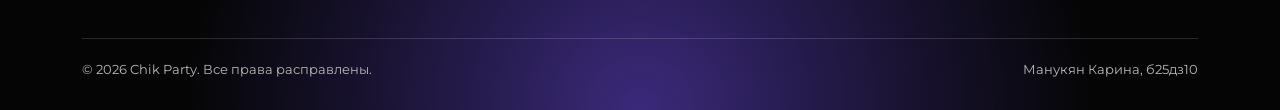
<file: line-up.html>
<!doctype html>
<html lang="ru">
  <head>
    <meta charset="UTF-8" />
    <meta name="viewport" content="width=device-width, initial-scale=1.0" />
    <title>Лайн-ап — Chik Party</title>
    <meta name="description" content="Артисты Chik Party: Валя Чиковал, Чикстин Бебир, Чикли ХСХ, Чирикнутая Молли и Чикасамка." />
    <meta name="theme-color" content="#050505" />

    <meta property="og:type" content="website" />
    <meta property="og:title" content="Лайн-ап — Chik Party" />
    <meta property="og:description" content="Артисты Chik Party: Валя Чиковал, Чикстин Бебир, Чикли ХСХ, Чирикнутая Молли и Чикасамка." />
    <meta property="og:image" content="https://karina156.github.io/b25ds10_4_chik/images/og-image.jpg" />

    <link rel="icon" type="image/png" href="./images/favicon.png" />
    <link rel="preload" href="./fonts/montserrat-medium.woff" as="font" type="font/woff" crossorigin />
    <link rel="stylesheet" href="./stylesheets/style.css" />
    <script src="./javascripts/scripts.js" defer></script>
  </head>
  <body>
    <a class="skip-link" href="#main">Перейти к содержанию</a>

    <header class="header">
      <a class="logo" href="index.html" aria-label="Chik Party, на главную">
        <img src="./images/logo.svg" alt="Chik Party" width="104" height="41" />
      </a>

      <nav class="menu" id="menu" aria-label="Основное меню">
        <a href="party.html">Вечеринка</a>
        <a href="about-party.html">О вечеринке</a>
        <a href="program.html">Программа</a>
        <a href="line-up.html" aria-current="page">Лайн-ап</a>
        <a href="map.html">Карта</a>
        <a href="merch.html">Мерч</a>
        <a href="kids.html">CHIK KIDS</a>
        <a href="platform.html">CHIK PLATFORM</a>
      </nav>

      <div class="header-actions">
        <button class="cart-btn" type="button" data-open="cart" aria-label="Корзина">
          <svg viewBox="0 0 24 24" fill="none" aria-hidden="true">
            <path d="M5 7h14l-1.4 11.2a2 2 0 0 1-2 1.8H8.4a2 2 0 0 1-2-1.8L5 7Z" stroke="currentColor" stroke-width="1.8" stroke-linejoin="round" />
            <path d="M9 9V6a3 3 0 0 1 6 0v3" stroke="currentColor" stroke-width="1.8" stroke-linecap="round" />
          </svg>
          <span class="cart-count" aria-hidden="true">0</span>
        </button>

        <button class="btn" type="button" data-open="ticket">Купить билет</button>

        <button class="burger" type="button" aria-label="Открыть меню" aria-controls="menu" aria-expanded="false">
          <span></span>
          <span></span>
          <span></span>
        </button>
      </div>
    </header>

    <main id="main">
      <h1 class="title page-title">Лайн-ап</h1>

      <section class="artists" aria-label="Артисты">
        <button class="card artist" type="button"
          data-name="Валя Чиковал" data-genre="Поп" data-bio="Королева розового свиста. Её песни про любовь и семечки набирают миллионы прослушиваний на Chik Platform." data-img="./images/line-up-1.webp">
          <img src="./images/line-up-1.webp" alt="Валя Чиковал" width="371" height="487" loading="lazy" decoding="async" />
          <span class="artist-name">Валя<br />Чиковал</span>
        </button>

        <button class="card artist" type="button"
          data-name="Чикстин Бебир" data-genre="Поп-рок" data-bio="Какаду с гитарой и самым узнаваемым хохолком платформы. Пишет песни прямо в полёте." data-img="./images/line-up-2.webp">
          <img src="./images/line-up-2.webp" alt="Чикстин Бебир" width="371" height="487" loading="lazy" decoding="async" />
          <span class="artist-name">Чикстин<br />Бебир</span>
        </button>

        <button class="card artist" type="button"
          data-name="Чикли ХСХ" data-genre="Хип-хоп" data-bio="Тяжёлый бит и самый быстрый флоу в стае. Его выход — главное событие птичьего батла." data-img="./images/line-up-3.webp">
          <img src="./images/line-up-3.webp" alt="Чикли ХСХ" width="371" height="487" loading="lazy" decoding="async" />
          <span class="artist-name">Чикли<br />ХСХ</span>
        </button>

        <button class="card artist" type="button"
          data-name="Чирикнутая Молли" data-genre="Электроника" data-bio="Появляется после полуночи и не отпускает танцпол до самого утра." data-img="./images/line-up-4.webp">
          <img src="./images/line-up-4.webp" alt="Чирикнутая Молли" width="371" height="487" loading="lazy" decoding="async" />
          <span class="artist-name">Чирикнутая<br />Молли</span>
        </button>

        <button class="card artist" type="button"
          data-name="Чикасамка" data-genre="Инди" data-bio="Самая стильная птица лайн-апа: обложки журналов, тёмные очки и мелодии, которые невозможно разлюбить." data-img="./images/line-up-5.webp">
          <img src="./images/line-up-5.webp" alt="Чикасамка" width="371" height="487" loading="lazy" decoding="async" />
          <span class="artist-name">Чикасамка</span>
        </button>
      </section>

      <section class="next-pages" aria-label="Другие страницы">
        <a class="card next-card" href="map.html">
          <h2 class="next-card-title">Сцены и карта</h2>
        </a>

        <a class="card next-card" href="program.html">
          <h2 class="next-card-title">Программа</h2>
        </a>

        <a class="card next-card next-card-wide" href="about-party.html">
          <h2 class="next-card-title">О вечеринке</h2>
        </a>
      </section>
    </main>

    <footer class="footer">
      <div class="footer-main">
        <div class="footer-hero">
          <h2 class="subtitle">Не улетай<br />без билета</h2>
          <p class="text">
            Chik Party — ночь, где птицы поют, танцуют, слушают друг друга и
            становятся частью большой музыкальной стаи.
          </p>
          <button class="btn btn-lime" type="button" data-open="ticket">Купить билет</button>
        </div>

        <div class="footer-links">
          <div class="footer-column">
            <h3>Событие</h3>
            <a href="about-party.html">О вечеринке</a>
            <a href="program.html">Программа</a>
            <a href="line-up.html">Лайн-ап</a>
            <a href="map.html">Сцены и карта</a>
          </div>

          <div class="footer-column">
            <h3>Платформа</h3>
            <a href="platform.html">О Chik</a>
            <a href="kids.html">Chik Kids</a>
            <a href="merch.html">Мерч</a>
          </div>

          <div class="footer-column">
            <h3>Связь</h3>
            <a href="mailto:hello@chik.party">hello@chik.party</a>
            <span>@chikparty</span>
          </div>
        </div>
      </div>

      <div class="footer-bottom">
        <span>© 2026 Chik Party. Все права расправлены.</span>
        <span>Манукян Карина, б25дз10</span>
      </div>
    </footer>

    <div class="modal" id="ticket" role="dialog" aria-modal="true" aria-labelledby="ticket-title" hidden>
      <div class="modal-box">
        <button class="modal-close" type="button" data-close aria-label="Закрыть">✕</button>

        <h2 class="modal-title" id="ticket-title">Купить билет</h2>
        <p class="modal-text modal-text-start">Оставь заявку, и мы пришлём билет на почту.</p>

        <form class="form ticket-form" novalidate>
          <div class="field">
            <label for="ticket-name">Имя</label>
            <input id="ticket-name" type="text" name="name" autocomplete="name" placeholder="Как тебя зовут" required />
            <span class="field-error">Напиши, как тебя зовут</span>
          </div>

          <div class="field">
            <label for="ticket-email">E-mail</label>
            <input id="ticket-email" type="email" name="email" autocomplete="email" placeholder="bird@chik.party" required />
            <span class="field-error">Проверь, что почта написана правильно</span>
          </div>

          <div class="field">
            <label for="ticket-phone">Телефон</label>
            <input id="ticket-phone" type="tel" name="phone" autocomplete="tel" placeholder="+7 (___) ___-__-__" required />
            <span class="field-error">Нужен номер из 11 цифр</span>
          </div>

          <div class="field">
            <label for="ticket-type">Билет</label>
            <select id="ticket-type" name="ticket" required>
              <option value="">Выбери билет</option>
              <option value="Стандарт">Стандарт</option>
              <option value="ВИПчик">ВИПчик</option>
              <option value="Бэкстейж">Бэкстейж</option>
            </select>
            <span class="field-error">Выбери билет</span>
          </div>

          <button class="btn btn-lime" type="submit">Отправить заявку</button>
        </form>

        <div class="success" aria-live="polite">
          <img src="./images/icon-bird.svg" alt="" width="163" height="129" />
          <h2 class="modal-title">Чирик!</h2>
          <p class="modal-text success-text"></p>
          <button class="btn" type="button" data-close>Отлично</button>
        </div>
      </div>
    </div>

    <div class="modal" id="cart" role="dialog" aria-modal="true" aria-labelledby="cart-title" hidden>
      <div class="modal-box">
        <button class="modal-close" type="button" data-close aria-label="Закрыть">✕</button>

        <h2 class="modal-title" id="cart-title">Корзина</h2>

        <div class="modal-text-start">
          <p class="cart-empty">Пока пусто. Загляни в <a class="accent" href="merch.html">мерч</a>.</p>
          <ul class="cart-list"></ul>
          <div class="cart-total" hidden>
            <span>Итого</span>
            <span class="cart-sum">0 ₽</span>
          </div>
          <button class="btn btn-lime cart-order" type="button" hidden>Оформить заказ</button>
        </div>

        <div class="success" aria-live="polite">
          <img src="./images/icon-bird.svg" alt="" width="163" height="129" />
          <h2 class="modal-title">Заказ оформлен</h2>
          <p class="modal-text">Забери его на стойке мерча в день вечеринки.</p>
          <button class="btn" type="button" data-close>Хорошо</button>
        </div>
      </div>
    </div>

    <div class="modal artist-modal" id="artist" role="dialog" aria-modal="true" aria-labelledby="artist-name" hidden>
      <div class="modal-box">
        <button class="modal-close" type="button" data-close aria-label="Закрыть">✕</button>
        <img class="artist-modal-photo" src="./images/line-up-1.webp" alt="" width="371" height="487" />
        <div class="modal-content">
          <span class="artist-genre"></span>
          <h2 class="modal-title" id="artist-name"></h2>
          <p class="modal-text artist-bio"></p>
          <div class="buttons">
            <button class="btn btn-lime" type="button" data-open="ticket">Купить билет</button>
            <a class="btn btn-ghost" href="program.html">Программа</a>
          </div>
        </div>
      </div>
    </div>

    <div class="toast" role="status" aria-live="polite"></div>
  </body>
</html>
</file>
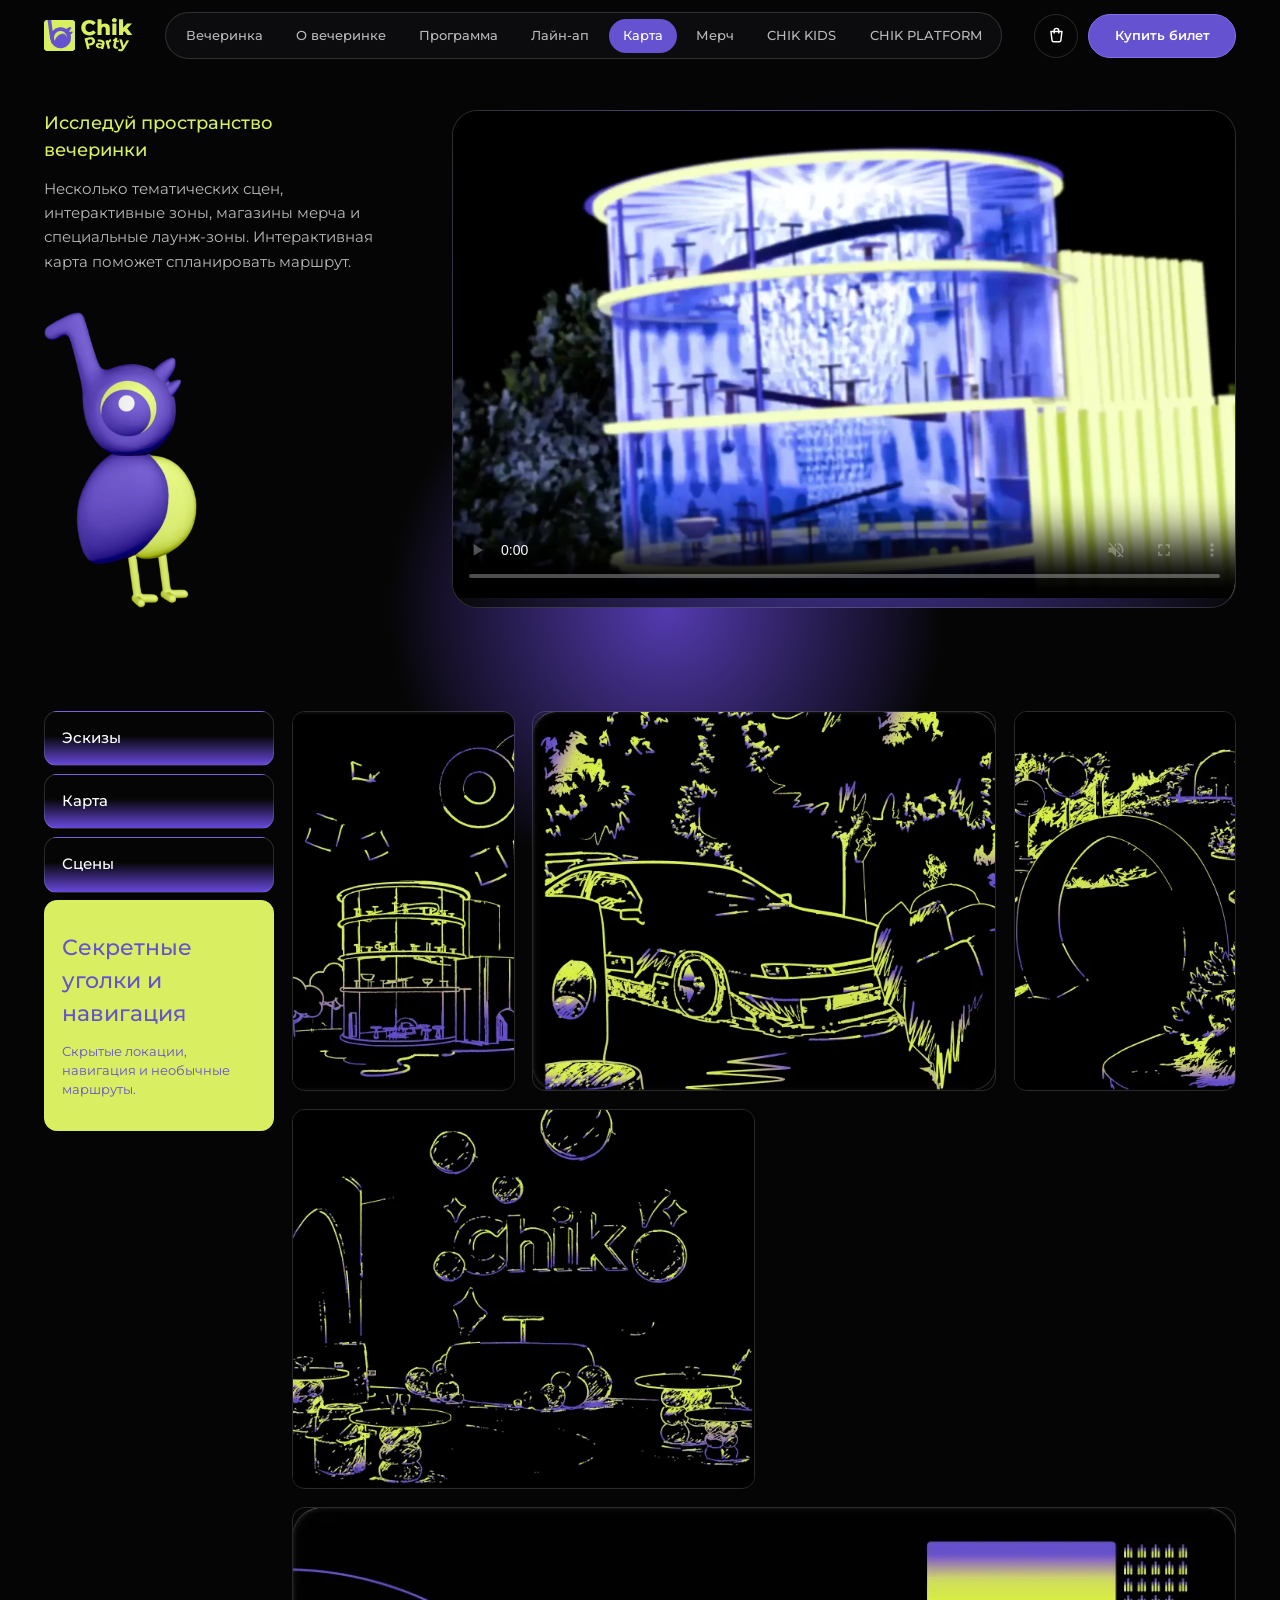
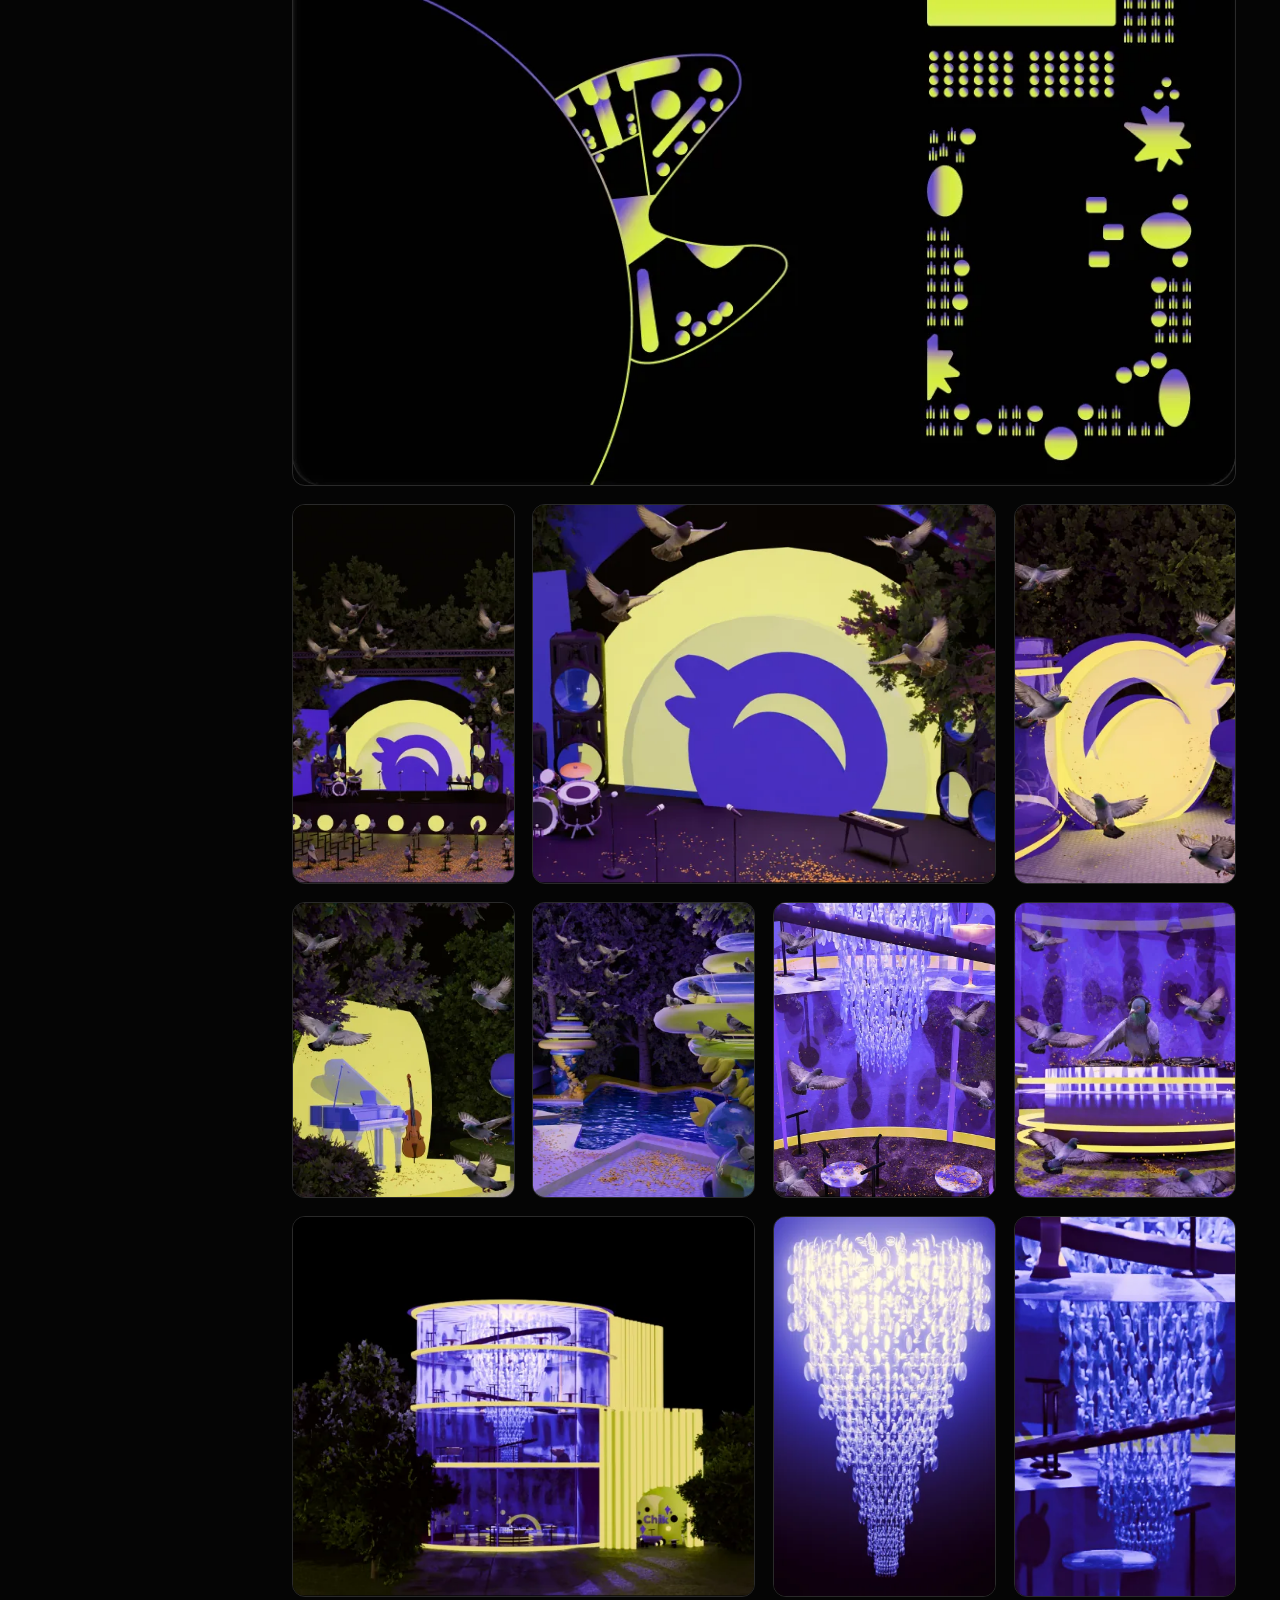
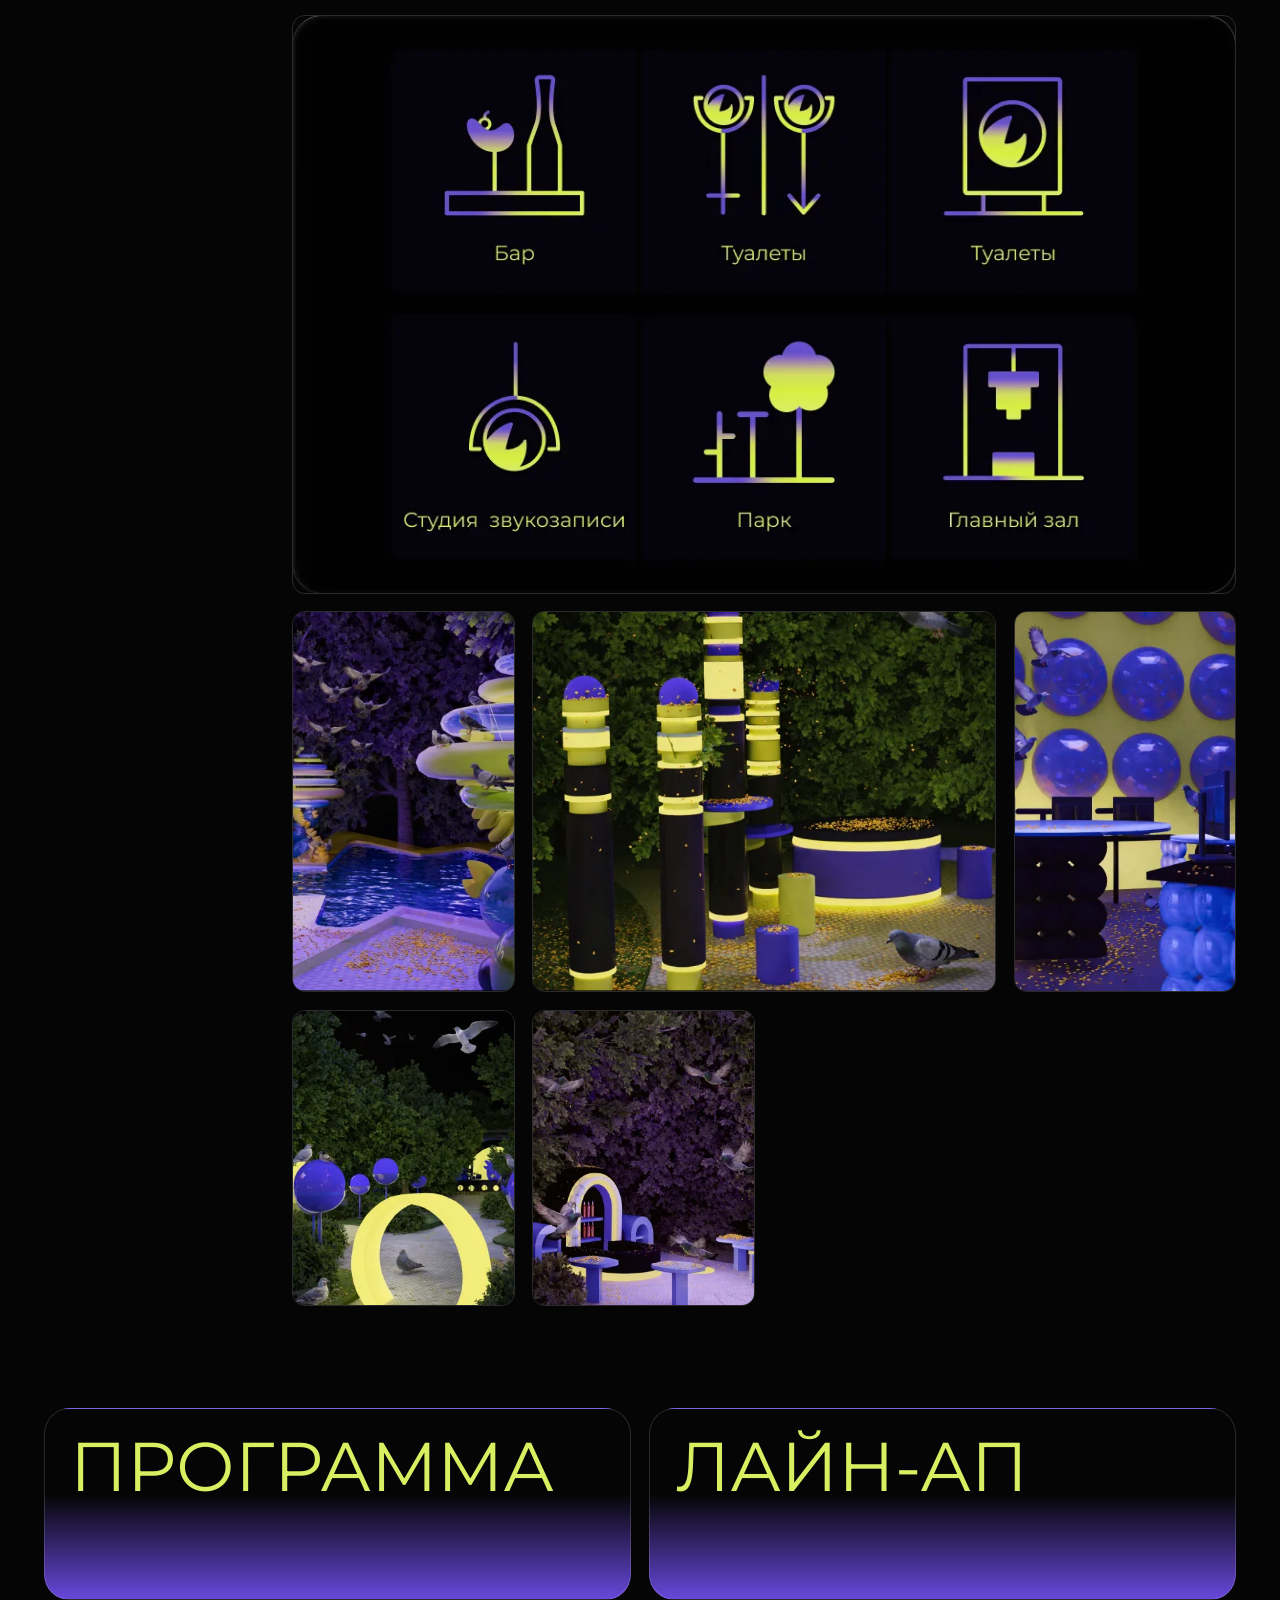
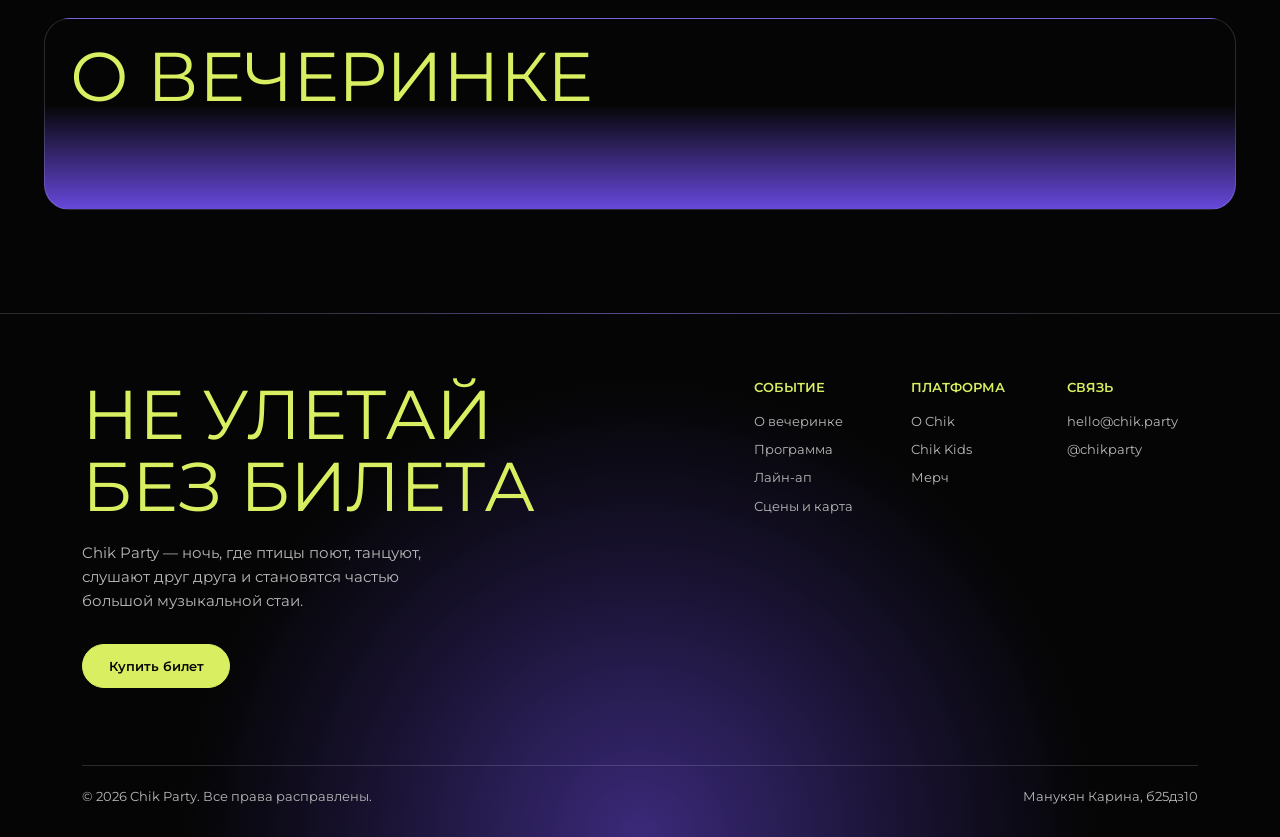
<file: map.html>
<!doctype html>
<html lang="ru">
  <head>
    <meta charset="UTF-8" />
    <meta name="viewport" content="width=device-width, initial-scale=1.0" />
    <title>Сцены и карта — Chik Party</title>
    <meta name="description" content="Карта Chik Party: эскизы, план площадки, сцены и секретные уголки вечеринки." />
    <meta name="theme-color" content="#050505" />

    <meta property="og:type" content="website" />
    <meta property="og:title" content="Сцены и карта — Chik Party" />
    <meta property="og:description" content="Карта Chik Party: эскизы, план площадки, сцены и секретные уголки вечеринки." />
    <meta property="og:image" content="https://karina156.github.io/b25ds10_4_chik/images/og-image.jpg" />

    <link rel="icon" type="image/png" href="./images/favicon.png" />
    <link rel="preload" href="./fonts/montserrat-medium.woff" as="font" type="font/woff" crossorigin />
    <link rel="stylesheet" href="./stylesheets/style.css" />
    <script src="./javascripts/scripts.js" defer></script>
  </head>
  <body>
    <a class="skip-link" href="#main">Перейти к содержанию</a>

    <header class="header">
      <a class="logo" href="index.html" aria-label="Chik Party, на главную">
        <img src="./images/logo.svg" alt="Chik Party" width="104" height="41" />
      </a>

      <nav class="menu" id="menu" aria-label="Основное меню">
        <a href="party.html">Вечеринка</a>
        <a href="about-party.html">О вечеринке</a>
        <a href="program.html">Программа</a>
        <a href="line-up.html">Лайн-ап</a>
        <a href="map.html" aria-current="page">Карта</a>
        <a href="merch.html">Мерч</a>
        <a href="kids.html">CHIK KIDS</a>
        <a href="platform.html">CHIK PLATFORM</a>
      </nav>

      <div class="header-actions">
        <button class="cart-btn" type="button" data-open="cart" aria-label="Корзина">
          <svg viewBox="0 0 24 24" fill="none" aria-hidden="true">
            <path d="M5 7h14l-1.4 11.2a2 2 0 0 1-2 1.8H8.4a2 2 0 0 1-2-1.8L5 7Z" stroke="currentColor" stroke-width="1.8" stroke-linejoin="round" />
            <path d="M9 9V6a3 3 0 0 1 6 0v3" stroke="currentColor" stroke-width="1.8" stroke-linecap="round" />
          </svg>
          <span class="cart-count" aria-hidden="true">0</span>
        </button>

        <button class="btn" type="button" data-open="ticket">Купить билет</button>

        <button class="burger" type="button" aria-label="Открыть меню" aria-controls="menu" aria-expanded="false">
          <span></span>
          <span></span>
          <span></span>
        </button>
      </div>
    </header>

    <main id="main">
      <h1 class="visually-hidden">Сцены и карта</h1>

      <section class="map-hero">
        <div>
          <h2 class="map-hero-subtitle">Исследуй пространство<br />вечеринки</h2>
          <p class="text">
            Несколько тематических сцен, интерактивные зоны, магазины мерча и
            специальные лаунж-зоны. Интерактивная карта поможет спланировать маршрут.
          </p>
          <img class="map-bird bird-click" src="./images/bird-3d.webp" alt="" width="467" height="900" loading="lazy" decoding="async" />
        </div>

        <div class="card video-card">
          <video autoplay muted loop playsinline controls preload="metadata" poster="./images/chik-map-poster.webp" aria-label="Видео пространства вечеринки">
            <source src="./images/chik-map.mp4" type="video/mp4" />
          </video>
        </div>
      </section>

      <section class="process" aria-label="Как создавалось пространство">
        <div class="process-steps">
          <button class="process-step-btn active" type="button" data-step="plan">
            <h3>Эскизы</h3>
            <p>Первые наброски и концепции пространства. Эскизы помогли определить атмосферу, расположение зон и визуальный стиль вечеринки.</p>
          </button>
          <button class="process-step-btn" type="button" data-step="map">
            <h3>Карта</h3>
            <p>Основные площадки, музыкальные зоны и места для отдыха.</p>
          </button>
          <button class="process-step-btn" type="button" data-step="scenes">
            <h3>Сцены</h3>
            <p>Тематические сцены и световые инсталляции, где выступают артисты.</p>
          </button>
          <button class="process-step-btn" type="button" data-step="secret">
            <h3>Секретные уголки и навигация</h3>
            <p>Скрытые локации, навигация и необычные маршруты.</p>
          </button>
        </div>

        <div class="process-content">
          <div class="process-part" id="plan">
            <h2 class="visually-hidden">Эскизы</h2>
            <div class="photos">
              <button type="button" data-lightbox="plan" data-src="./images/map-1.webp">
                <img src="./images/map-1.webp" alt="Эскиз 1" width="371" height="487" loading="lazy" decoding="async" />
              </button>
              <button class="wide" type="button" data-lightbox="plan" data-src="./images/map-2.webp">
                <img src="./images/map-2.webp" alt="Эскиз 2" width="594" height="487" loading="lazy" decoding="async" />
              </button>
              <button type="button" data-lightbox="plan" data-src="./images/map-3.webp">
                <img src="./images/map-3.webp" alt="Эскиз 3" width="371" height="487" loading="lazy" decoding="async" />
              </button>
              <button class="wide" type="button" data-lightbox="plan" data-src="./images/map-4.webp">
                <img src="./images/map-4.webp" alt="Эскиз 4" width="594" height="487" loading="lazy" decoding="async" />
              </button>
            </div>
          </div>
          <div class="process-part" id="map">
            <h2 class="visually-hidden">Карта</h2>
            <div class="photos">
              <button class="full" type="button" data-lightbox="map" data-src="./images/map-5.webp">
                <img src="./images/map-5.webp" alt="Карта вечеринки 1" width="985" height="603" loading="lazy" decoding="async" />
              </button>
            </div>
          </div>
          <div class="process-part" id="scenes">
            <h2 class="visually-hidden">Сцены</h2>
            <div class="photos">
              <button type="button" data-lightbox="scenes" data-src="./images/map-6.webp">
                <img src="./images/map-6.webp" alt="Сцена 1" width="371" height="487" loading="lazy" decoding="async" />
              </button>
              <button class="wide" type="button" data-lightbox="scenes" data-src="./images/map-7.webp">
                <img src="./images/map-7.webp" alt="Сцена 2" width="594" height="487" loading="lazy" decoding="async" />
              </button>
              <button type="button" data-lightbox="scenes" data-src="./images/map-8.webp">
                <img src="./images/map-8.webp" alt="Сцена 3" width="315" height="487" loading="lazy" decoding="async" />
              </button>
              <button type="button" data-lightbox="scenes" data-src="./images/map-9.webp">
                <img src="./images/map-9.webp" alt="Сцена 4" width="315" height="487" loading="lazy" decoding="async" />
              </button>
              <button type="button" data-lightbox="scenes" data-src="./images/map-10.webp">
                <img src="./images/map-10.webp" alt="Сцена 5" width="315" height="487" loading="lazy" decoding="async" />
              </button>
              <button type="button" data-lightbox="scenes" data-src="./images/map-11.webp">
                <img src="./images/map-11.webp" alt="Сцена 6" width="371" height="487" loading="lazy" decoding="async" />
              </button>
              <button class="wide" type="button" data-lightbox="scenes" data-src="./images/map-12.webp">
                <img src="./images/map-12.webp" alt="Сцена 7" width="594" height="487" loading="lazy" decoding="async" />
              </button>
              <button type="button" data-lightbox="scenes" data-src="./images/map-13.webp">
                <img src="./images/map-13.webp" alt="Сцена 8" width="315" height="487" loading="lazy" decoding="async" />
              </button>
              <button type="button" data-lightbox="scenes" data-src="./images/map-14.webp">
                <img src="./images/map-14.webp" alt="Сцена 9" width="315" height="487" loading="lazy" decoding="async" />
              </button>
              <button type="button" data-lightbox="scenes" data-src="./images/map-15.webp">
                <img src="./images/map-15.webp" alt="Сцена 10" width="315" height="487" loading="lazy" decoding="async" />
              </button>
            </div>
          </div>
          <div class="process-part" id="secret">
            <h2 class="visually-hidden">Секретные уголки и навигация</h2>
            <div class="photos">
              <button class="full" type="button" data-lightbox="secret" data-src="./images/map-16.webp">
                <img src="./images/map-16.webp" alt="Секретный уголок 1" width="985" height="603" loading="lazy" decoding="async" />
              </button>
              <button type="button" data-lightbox="secret" data-src="./images/map-17.webp">
                <img src="./images/map-17.webp" alt="Секретный уголок 2" width="371" height="487" loading="lazy" decoding="async" />
              </button>
              <button class="wide" type="button" data-lightbox="secret" data-src="./images/map-18.webp">
                <img src="./images/map-18.webp" alt="Секретный уголок 3" width="594" height="487" loading="lazy" decoding="async" />
              </button>
              <button type="button" data-lightbox="secret" data-src="./images/map-19.webp">
                <img src="./images/map-19.webp" alt="Секретный уголок 4" width="315" height="487" loading="lazy" decoding="async" />
              </button>
              <button type="button" data-lightbox="secret" data-src="./images/map-20.webp">
                <img src="./images/map-20.webp" alt="Секретный уголок 5" width="315" height="487" loading="lazy" decoding="async" />
              </button>
              <button type="button" data-lightbox="secret" data-src="./images/map-21.webp">
                <img src="./images/map-21.webp" alt="Секретный уголок 6" width="315" height="487" loading="lazy" decoding="async" />
              </button>
            </div>
          </div>
        </div>
      </section>

      <section class="next-pages" aria-label="Другие страницы">
        <a class="card next-card" href="program.html">
          <h2 class="next-card-title">Программа</h2>
        </a>

        <a class="card next-card" href="line-up.html">
          <h2 class="next-card-title">Лайн-ап</h2>
        </a>

        <a class="card next-card next-card-wide" href="about-party.html">
          <h2 class="next-card-title">О вечеринке</h2>
        </a>
      </section>
    </main>

    <footer class="footer">
      <div class="footer-main">
        <div class="footer-hero">
          <h2 class="subtitle">Не улетай<br />без билета</h2>
          <p class="text">
            Chik Party — ночь, где птицы поют, танцуют, слушают друг друга и
            становятся частью большой музыкальной стаи.
          </p>
          <button class="btn btn-lime" type="button" data-open="ticket">Купить билет</button>
        </div>

        <div class="footer-links">
          <div class="footer-column">
            <h3>Событие</h3>
            <a href="about-party.html">О вечеринке</a>
            <a href="program.html">Программа</a>
            <a href="line-up.html">Лайн-ап</a>
            <a href="map.html">Сцены и карта</a>
          </div>

          <div class="footer-column">
            <h3>Платформа</h3>
            <a href="platform.html">О Chik</a>
            <a href="kids.html">Chik Kids</a>
            <a href="merch.html">Мерч</a>
          </div>

          <div class="footer-column">
            <h3>Связь</h3>
            <a href="mailto:hello@chik.party">hello@chik.party</a>
            <span>@chikparty</span>
          </div>
        </div>
      </div>

      <div class="footer-bottom">
        <span>© 2026 Chik Party. Все права расправлены.</span>
        <span>Манукян Карина, б25дз10</span>
      </div>
    </footer>

    <div class="modal" id="ticket" role="dialog" aria-modal="true" aria-labelledby="ticket-title" hidden>
      <div class="modal-box">
        <button class="modal-close" type="button" data-close aria-label="Закрыть">✕</button>

        <h2 class="modal-title" id="ticket-title">Купить билет</h2>
        <p class="modal-text modal-text-start">Оставь заявку, и мы пришлём билет на почту.</p>

        <form class="form ticket-form" novalidate>
          <div class="field">
            <label for="ticket-name">Имя</label>
            <input id="ticket-name" type="text" name="name" autocomplete="name" placeholder="Как тебя зовут" required />
            <span class="field-error">Напиши, как тебя зовут</span>
          </div>

          <div class="field">
            <label for="ticket-email">E-mail</label>
            <input id="ticket-email" type="email" name="email" autocomplete="email" placeholder="bird@chik.party" required />
            <span class="field-error">Проверь, что почта написана правильно</span>
          </div>

          <div class="field">
            <label for="ticket-phone">Телефон</label>
            <input id="ticket-phone" type="tel" name="phone" autocomplete="tel" placeholder="+7 (___) ___-__-__" required />
            <span class="field-error">Нужен номер из 11 цифр</span>
          </div>

          <div class="field">
            <label for="ticket-type">Билет</label>
            <select id="ticket-type" name="ticket" required>
              <option value="">Выбери билет</option>
              <option value="Стандарт">Стандарт</option>
              <option value="ВИПчик">ВИПчик</option>
              <option value="Бэкстейж">Бэкстейж</option>
            </select>
            <span class="field-error">Выбери билет</span>
          </div>

          <button class="btn btn-lime" type="submit">Отправить заявку</button>
        </form>

        <div class="success" aria-live="polite">
          <img src="./images/icon-bird.svg" alt="" width="163" height="129" />
          <h2 class="modal-title">Чирик!</h2>
          <p class="modal-text success-text"></p>
          <button class="btn" type="button" data-close>Отлично</button>
        </div>
      </div>
    </div>

    <div class="modal" id="cart" role="dialog" aria-modal="true" aria-labelledby="cart-title" hidden>
      <div class="modal-box">
        <button class="modal-close" type="button" data-close aria-label="Закрыть">✕</button>

        <h2 class="modal-title" id="cart-title">Корзина</h2>

        <div class="modal-text-start">
          <p class="cart-empty">Пока пусто. Загляни в <a class="accent" href="merch.html">мерч</a>.</p>
          <ul class="cart-list"></ul>
          <div class="cart-total" hidden>
            <span>Итого</span>
            <span class="cart-sum">0 ₽</span>
          </div>
          <button class="btn btn-lime cart-order" type="button" hidden>Оформить заказ</button>
        </div>

        <div class="success" aria-live="polite">
          <img src="./images/icon-bird.svg" alt="" width="163" height="129" />
          <h2 class="modal-title">Заказ оформлен</h2>
          <p class="modal-text">Забери его на стойке мерча в день вечеринки.</p>
          <button class="btn" type="button" data-close>Хорошо</button>
        </div>
      </div>
    </div>

    <div class="modal lightbox" id="lightbox" role="dialog" aria-modal="true" aria-label="Просмотр картинки" hidden>
      <div class="modal-box">
        <button class="modal-close" type="button" data-close aria-label="Закрыть">✕</button>
        <button class="btn btn-round btn-ghost lightbox-arrow lightbox-prev" type="button" aria-label="Предыдущая">←</button>
        <img class="lightbox-image" src="./images/favicon.png" alt="" />
        <button class="btn btn-round btn-ghost lightbox-arrow lightbox-next" type="button" aria-label="Следующая">→</button>
      </div>
    </div>

    <div class="toast" role="status" aria-live="polite"></div>
  </body>
</html>
</file>
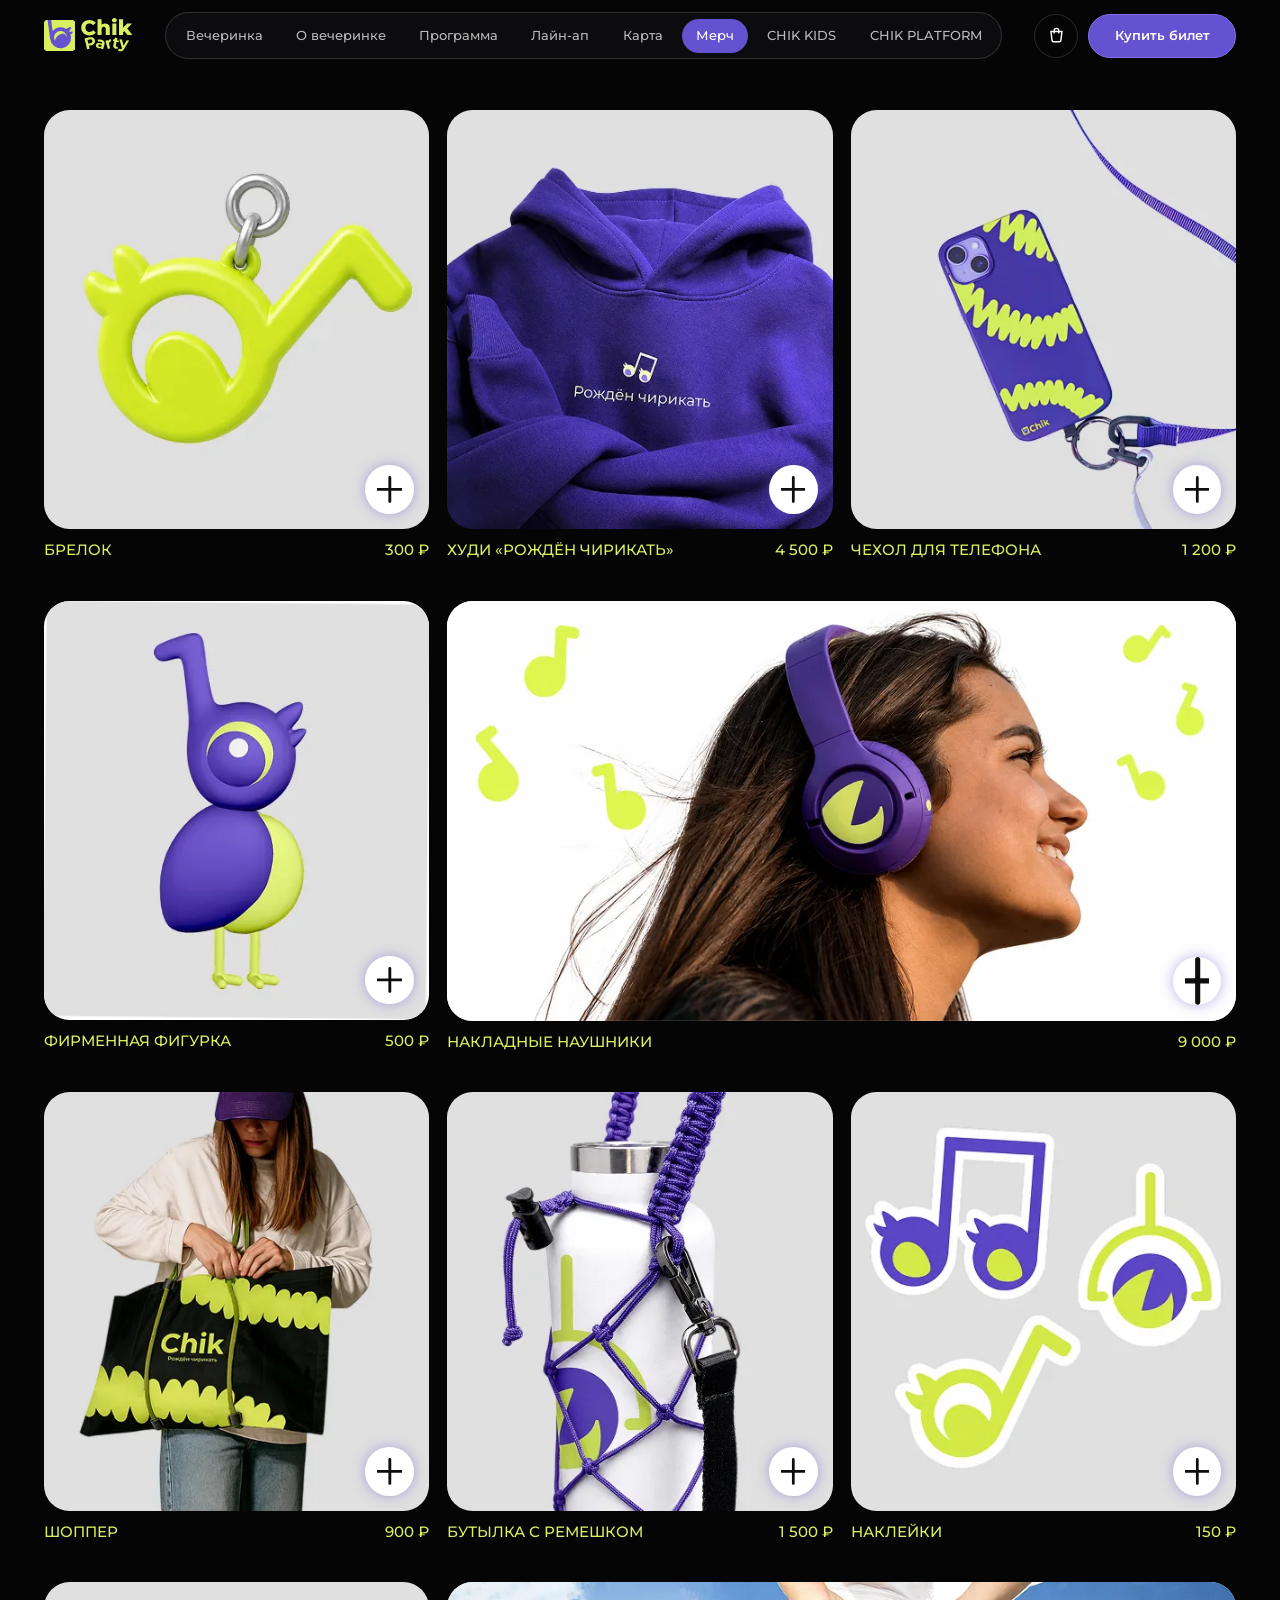
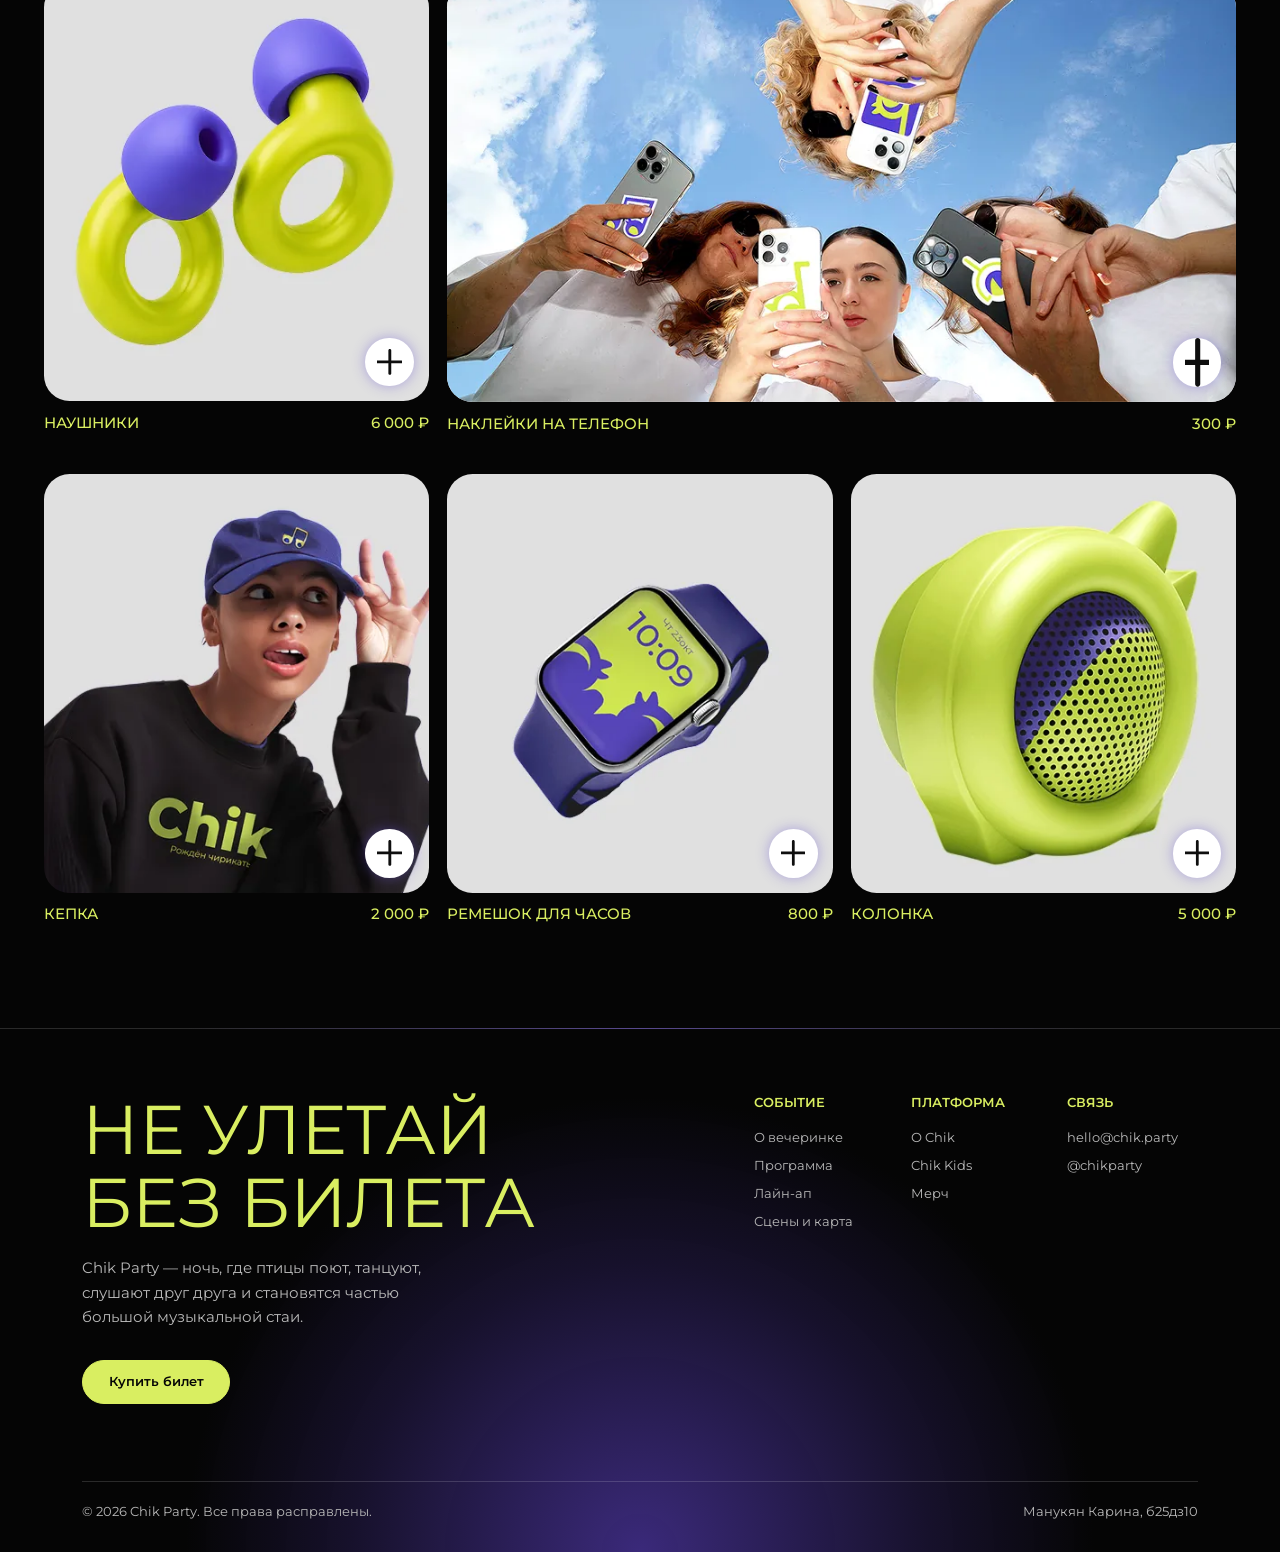
<file: merch.html>
<!doctype html>
<html lang="ru">
  <head>
    <meta charset="UTF-8" />
    <meta name="viewport" content="width=device-width, initial-scale=1.0" />
    <title>Мерч — Chik Party</title>
    <meta name="description" content="Мерч Chik Party: брелоки, худи, наушники, наклейки и кепки. Собери заказ и забери его на вечеринке." />
    <meta name="theme-color" content="#050505" />

    <meta property="og:type" content="website" />
    <meta property="og:title" content="Мерч — Chik Party" />
    <meta property="og:description" content="Мерч Chik Party: брелоки, худи, наушники, наклейки и кепки. Собери заказ и забери его на вечеринке." />
    <meta property="og:image" content="https://karina156.github.io/b25ds10_4_chik/images/og-image.jpg" />

    <link rel="icon" type="image/png" href="./images/favicon.png" />
    <link rel="preload" href="./fonts/montserrat-medium.woff" as="font" type="font/woff" crossorigin />
    <link rel="stylesheet" href="./stylesheets/style.css" />
    <script src="./javascripts/scripts.js" defer></script>
  </head>
  <body>
    <a class="skip-link" href="#main">Перейти к содержанию</a>

    <header class="header">
      <a class="logo" href="index.html" aria-label="Chik Party, на главную">
        <img src="./images/logo.svg" alt="Chik Party" width="104" height="41" />
      </a>

      <nav class="menu" id="menu" aria-label="Основное меню">
        <a href="party.html">Вечеринка</a>
        <a href="about-party.html">О вечеринке</a>
        <a href="program.html">Программа</a>
        <a href="line-up.html">Лайн-ап</a>
        <a href="map.html">Карта</a>
        <a href="merch.html" aria-current="page">Мерч</a>
        <a href="kids.html">CHIK KIDS</a>
        <a href="platform.html">CHIK PLATFORM</a>
      </nav>

      <div class="header-actions">
        <button class="cart-btn" type="button" data-open="cart" aria-label="Корзина">
          <svg viewBox="0 0 24 24" fill="none" aria-hidden="true">
            <path d="M5 7h14l-1.4 11.2a2 2 0 0 1-2 1.8H8.4a2 2 0 0 1-2-1.8L5 7Z" stroke="currentColor" stroke-width="1.8" stroke-linejoin="round" />
            <path d="M9 9V6a3 3 0 0 1 6 0v3" stroke="currentColor" stroke-width="1.8" stroke-linecap="round" />
          </svg>
          <span class="cart-count" aria-hidden="true">0</span>
        </button>

        <button class="btn" type="button" data-open="ticket">Купить билет</button>

        <button class="burger" type="button" aria-label="Открыть меню" aria-controls="menu" aria-expanded="false">
          <span></span>
          <span></span>
          <span></span>
        </button>
      </div>
    </header>

    <main id="main">
      <h1 class="visually-hidden">Мерч</h1>

      <section class="merch" aria-label="Товары">
        <article class="product">
          <div class="product-photo">
            <img src="./images/merch-2.webp" alt="Брелок" width="428" height="465" loading="lazy" decoding="async" />
            <button class="product-add" type="button" aria-label="Добавить в корзину: Брелок"
              data-id="keychain" data-name="Брелок" data-price="300" data-img="./images/merch-2.webp">
              <img src="./images/plus-icon.svg" alt="" width="36" height="36" />
            </button>
          </div>
          <div class="product-info">
            <h2 class="product-name">Брелок</h2>
            <span class="product-price">300 ₽</span>
          </div>
        </article>

        <article class="product">
          <div class="product-photo">
            <img src="./images/merch-11.webp" alt="Худи «Рождён чирикать»" width="428" height="465" loading="lazy" decoding="async" />
            <button class="product-add" type="button" aria-label="Добавить в корзину: Худи «Рождён чирикать»"
              data-id="hoodie" data-name="Худи «Рождён чирикать»" data-price="4500" data-img="./images/merch-11.webp">
              <img src="./images/plus-icon.svg" alt="" width="36" height="36" />
            </button>
          </div>
          <div class="product-info">
            <h2 class="product-name">Худи «Рождён чирикать»</h2>
            <span class="product-price">4 500 ₽</span>
          </div>
        </article>

        <article class="product">
          <div class="product-photo">
            <img src="./images/merch-10.webp" alt="Чехол для телефона" width="428" height="465" loading="lazy" decoding="async" />
            <button class="product-add" type="button" aria-label="Добавить в корзину: Чехол для телефона"
              data-id="case" data-name="Чехол для телефона" data-price="1200" data-img="./images/merch-10.webp">
              <img src="./images/plus-icon.svg" alt="" width="36" height="36" />
            </button>
          </div>
          <div class="product-info">
            <h2 class="product-name">Чехол для телефона</h2>
            <span class="product-price">1 200 ₽</span>
          </div>
        </article>

        <article class="product">
          <div class="product-photo">
            <img src="./images/merch-1.webp" alt="Фирменная фигурка" width="436" height="472" loading="lazy" decoding="async" />
            <button class="product-add" type="button" aria-label="Добавить в корзину: Фирменная фигурка"
              data-id="figure" data-name="Фирменная фигурка" data-price="500" data-img="./images/merch-1.webp">
              <img src="./images/plus-icon.svg" alt="" width="36" height="36" />
            </button>
          </div>
          <div class="product-info">
            <h2 class="product-name">Фирменная фигурка</h2>
            <span class="product-price">500 ₽</span>
          </div>
        </article>

        <article class="product product-wide">
          <div class="product-photo">
            <img src="./images/merch-9.webp" alt="Накладные наушники" width="874" height="465" loading="lazy" decoding="async" />
            <button class="product-add" type="button" aria-label="Добавить в корзину: Накладные наушники"
              data-id="headphones" data-name="Накладные наушники" data-price="9000" data-img="./images/merch-9.webp">
              <img src="./images/plus-icon.svg" alt="" width="36" height="36" />
            </button>
          </div>
          <div class="product-info">
            <h2 class="product-name">Накладные наушники</h2>
            <span class="product-price">9 000 ₽</span>
          </div>
        </article>

        <article class="product">
          <div class="product-photo">
            <img src="./images/merch-9-1.webp" alt="Шоппер" width="428" height="465" loading="lazy" decoding="async" />
            <button class="product-add" type="button" aria-label="Добавить в корзину: Шоппер"
              data-id="shopper" data-name="Шоппер" data-price="900" data-img="./images/merch-9-1.webp">
              <img src="./images/plus-icon.svg" alt="" width="36" height="36" />
            </button>
          </div>
          <div class="product-info">
            <h2 class="product-name">Шоппер</h2>
            <span class="product-price">900 ₽</span>
          </div>
        </article>

        <article class="product">
          <div class="product-photo">
            <img src="./images/merch-12.webp" alt="Бутылка с ремешком" width="428" height="465" loading="lazy" decoding="async" />
            <button class="product-add" type="button" aria-label="Добавить в корзину: Бутылка с ремешком"
              data-id="bottle" data-name="Бутылка с ремешком" data-price="1500" data-img="./images/merch-12.webp">
              <img src="./images/plus-icon.svg" alt="" width="36" height="36" />
            </button>
          </div>
          <div class="product-info">
            <h2 class="product-name">Бутылка с ремешком</h2>
            <span class="product-price">1 500 ₽</span>
          </div>
        </article>

        <article class="product">
          <div class="product-photo">
            <img src="./images/merch-3.webp" alt="Наклейки" width="428" height="465" loading="lazy" decoding="async" />
            <button class="product-add" type="button" aria-label="Добавить в корзину: Наклейки"
              data-id="stickers" data-name="Наклейки" data-price="150" data-img="./images/merch-3.webp">
              <img src="./images/plus-icon.svg" alt="" width="36" height="36" />
            </button>
          </div>
          <div class="product-info">
            <h2 class="product-name">Наклейки</h2>
            <span class="product-price">150 ₽</span>
          </div>
        </article>

        <article class="product">
          <div class="product-photo">
            <img src="./images/merch-4.webp" alt="Наушники" width="428" height="465" loading="lazy" decoding="async" />
            <button class="product-add" type="button" aria-label="Добавить в корзину: Наушники"
              data-id="earbuds" data-name="Наушники" data-price="6000" data-img="./images/merch-4.webp">
              <img src="./images/plus-icon.svg" alt="" width="36" height="36" />
            </button>
          </div>
          <div class="product-info">
            <h2 class="product-name">Наушники</h2>
            <span class="product-price">6 000 ₽</span>
          </div>
        </article>

        <article class="product product-wide">
          <div class="product-photo">
            <img src="./images/merch-5.webp" alt="Наклейки на телефон" width="874" height="465" loading="lazy" decoding="async" />
            <button class="product-add" type="button" aria-label="Добавить в корзину: Наклейки на телефон"
              data-id="phone-stickers" data-name="Наклейки на телефон" data-price="300" data-img="./images/merch-5.webp">
              <img src="./images/plus-icon.svg" alt="" width="36" height="36" />
            </button>
          </div>
          <div class="product-info">
            <h2 class="product-name">Наклейки на телефон</h2>
            <span class="product-price">300 ₽</span>
          </div>
        </article>

        <article class="product">
          <div class="product-photo">
            <img src="./images/merch-6.webp" alt="Кепка" width="428" height="465" loading="lazy" decoding="async" />
            <button class="product-add" type="button" aria-label="Добавить в корзину: Кепка"
              data-id="cap" data-name="Кепка" data-price="2000" data-img="./images/merch-6.webp">
              <img src="./images/plus-icon.svg" alt="" width="36" height="36" />
            </button>
          </div>
          <div class="product-info">
            <h2 class="product-name">Кепка</h2>
            <span class="product-price">2 000 ₽</span>
          </div>
        </article>

        <article class="product">
          <div class="product-photo">
            <img src="./images/merch-7.webp" alt="Ремешок для часов" width="428" height="465" loading="lazy" decoding="async" />
            <button class="product-add" type="button" aria-label="Добавить в корзину: Ремешок для часов"
              data-id="strap" data-name="Ремешок для часов" data-price="800" data-img="./images/merch-7.webp">
              <img src="./images/plus-icon.svg" alt="" width="36" height="36" />
            </button>
          </div>
          <div class="product-info">
            <h2 class="product-name">Ремешок для часов</h2>
            <span class="product-price">800 ₽</span>
          </div>
        </article>

        <article class="product">
          <div class="product-photo">
            <img src="./images/merch-8.webp" alt="Колонка" width="428" height="465" loading="lazy" decoding="async" />
            <button class="product-add" type="button" aria-label="Добавить в корзину: Колонка"
              data-id="speaker" data-name="Колонка" data-price="5000" data-img="./images/merch-8.webp">
              <img src="./images/plus-icon.svg" alt="" width="36" height="36" />
            </button>
          </div>
          <div class="product-info">
            <h2 class="product-name">Колонка</h2>
            <span class="product-price">5 000 ₽</span>
          </div>
        </article>
      </section>
    </main>

    <footer class="footer">
      <div class="footer-main">
        <div class="footer-hero">
          <h2 class="subtitle">Не улетай<br />без билета</h2>
          <p class="text">
            Chik Party — ночь, где птицы поют, танцуют, слушают друг друга и
            становятся частью большой музыкальной стаи.
          </p>
          <button class="btn btn-lime" type="button" data-open="ticket">Купить билет</button>
        </div>

        <div class="footer-links">
          <div class="footer-column">
            <h3>Событие</h3>
            <a href="about-party.html">О вечеринке</a>
            <a href="program.html">Программа</a>
            <a href="line-up.html">Лайн-ап</a>
            <a href="map.html">Сцены и карта</a>
          </div>

          <div class="footer-column">
            <h3>Платформа</h3>
            <a href="platform.html">О Chik</a>
            <a href="kids.html">Chik Kids</a>
            <a href="merch.html">Мерч</a>
          </div>

          <div class="footer-column">
            <h3>Связь</h3>
            <a href="mailto:hello@chik.party">hello@chik.party</a>
            <span>@chikparty</span>
          </div>
        </div>
      </div>

      <div class="footer-bottom">
        <span>© 2026 Chik Party. Все права расправлены.</span>
        <span>Манукян Карина, б25дз10</span>
      </div>
    </footer>

    <div class="modal" id="ticket" role="dialog" aria-modal="true" aria-labelledby="ticket-title" hidden>
      <div class="modal-box">
        <button class="modal-close" type="button" data-close aria-label="Закрыть">✕</button>

        <h2 class="modal-title" id="ticket-title">Купить билет</h2>
        <p class="modal-text modal-text-start">Оставь заявку, и мы пришлём билет на почту.</p>

        <form class="form ticket-form" novalidate>
          <div class="field">
            <label for="ticket-name">Имя</label>
            <input id="ticket-name" type="text" name="name" autocomplete="name" placeholder="Как тебя зовут" required />
            <span class="field-error">Напиши, как тебя зовут</span>
          </div>

          <div class="field">
            <label for="ticket-email">E-mail</label>
            <input id="ticket-email" type="email" name="email" autocomplete="email" placeholder="bird@chik.party" required />
            <span class="field-error">Проверь, что почта написана правильно</span>
          </div>

          <div class="field">
            <label for="ticket-phone">Телефон</label>
            <input id="ticket-phone" type="tel" name="phone" autocomplete="tel" placeholder="+7 (___) ___-__-__" required />
            <span class="field-error">Нужен номер из 11 цифр</span>
          </div>

          <div class="field">
            <label for="ticket-type">Билет</label>
            <select id="ticket-type" name="ticket" required>
              <option value="">Выбери билет</option>
              <option value="Стандарт">Стандарт</option>
              <option value="ВИПчик">ВИПчик</option>
              <option value="Бэкстейж">Бэкстейж</option>
            </select>
            <span class="field-error">Выбери билет</span>
          </div>

          <button class="btn btn-lime" type="submit">Отправить заявку</button>
        </form>

        <div class="success" aria-live="polite">
          <img src="./images/icon-bird.svg" alt="" width="163" height="129" />
          <h2 class="modal-title">Чирик!</h2>
          <p class="modal-text success-text"></p>
          <button class="btn" type="button" data-close>Отлично</button>
        </div>
      </div>
    </div>

    <div class="modal" id="cart" role="dialog" aria-modal="true" aria-labelledby="cart-title" hidden>
      <div class="modal-box">
        <button class="modal-close" type="button" data-close aria-label="Закрыть">✕</button>

        <h2 class="modal-title" id="cart-title">Корзина</h2>

        <div class="modal-text-start">
          <p class="cart-empty">Пока пусто. Загляни в <a class="accent" href="merch.html">мерч</a>.</p>
          <ul class="cart-list"></ul>
          <div class="cart-total" hidden>
            <span>Итого</span>
            <span class="cart-sum">0 ₽</span>
          </div>
          <button class="btn btn-lime cart-order" type="button" hidden>Оформить заказ</button>
        </div>

        <div class="success" aria-live="polite">
          <img src="./images/icon-bird.svg" alt="" width="163" height="129" />
          <h2 class="modal-title">Заказ оформлен</h2>
          <p class="modal-text">Забери его на стойке мерча в день вечеринки.</p>
          <button class="btn" type="button" data-close>Хорошо</button>
        </div>
      </div>
    </div>

    <div class="toast" role="status" aria-live="polite"></div>
  </body>
</html>
</file>
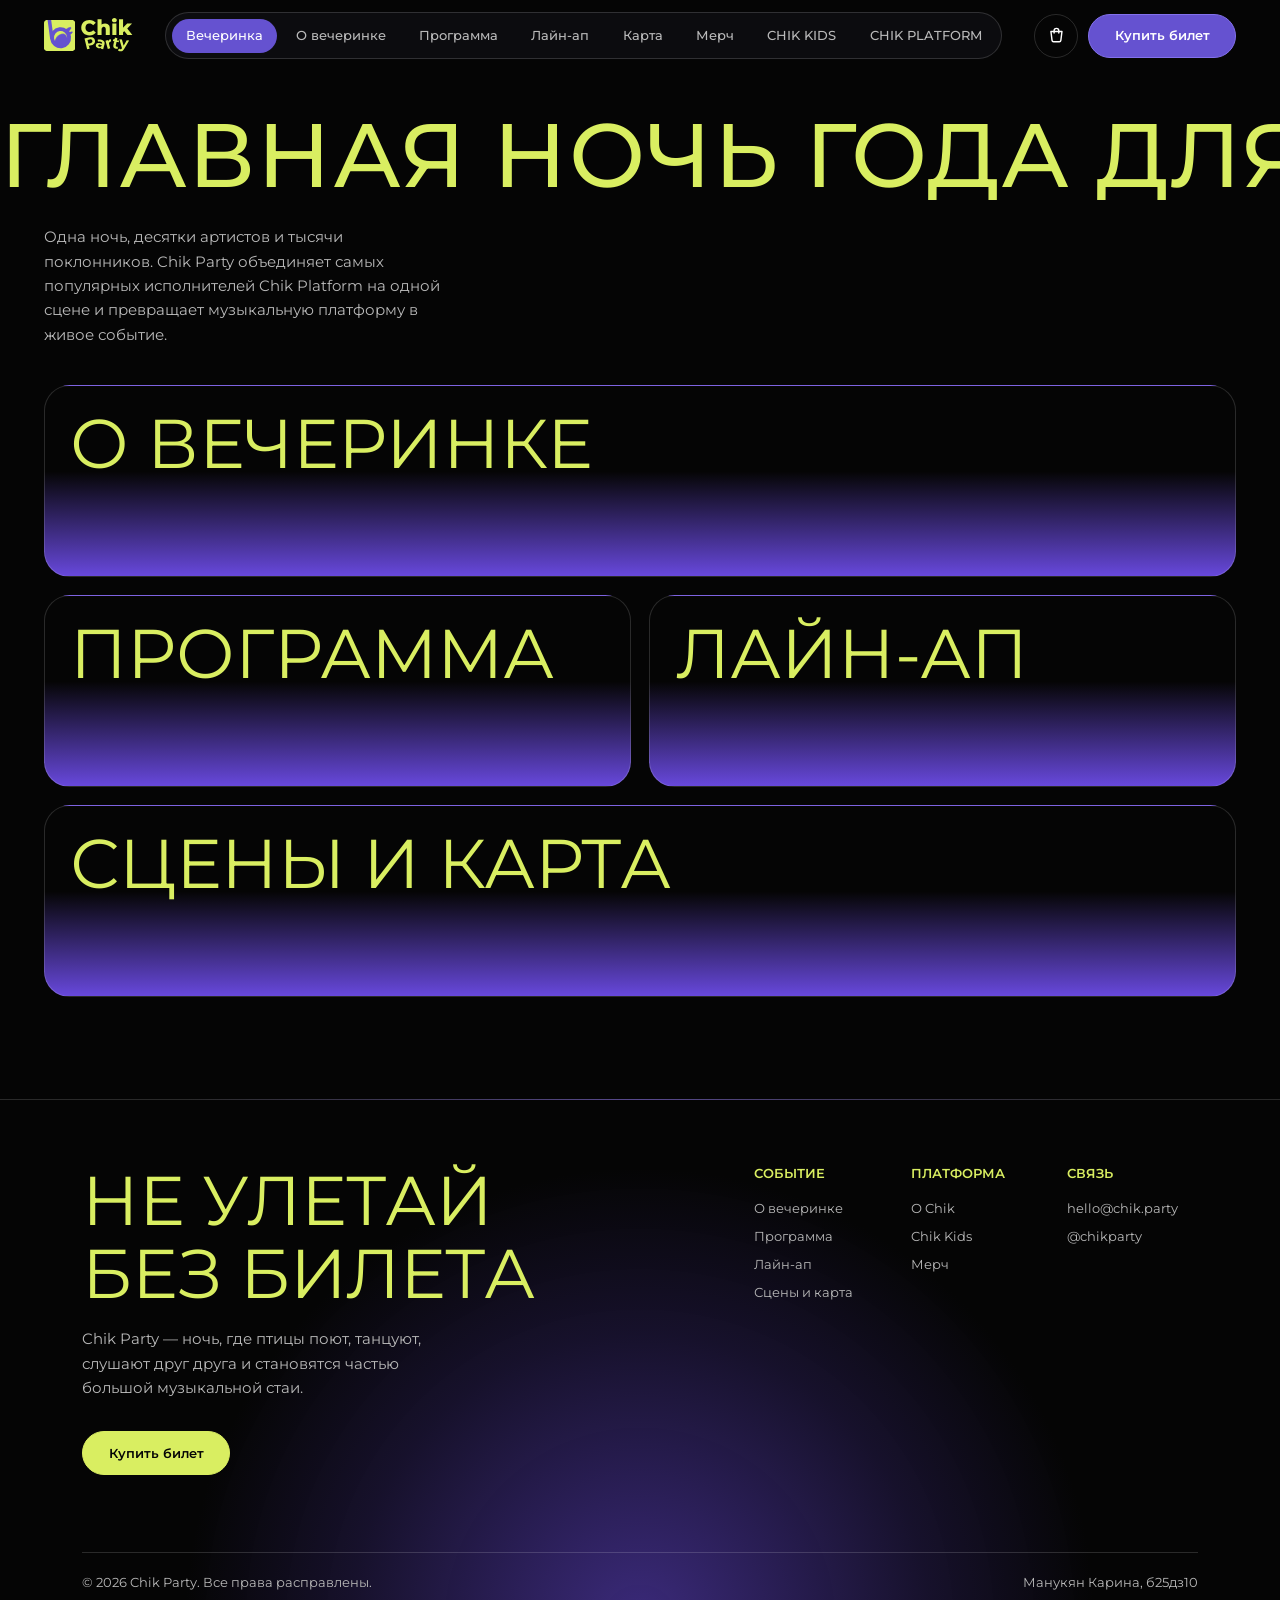
<file: party.html>
<!doctype html>
<html lang="ru">
  <head>
    <meta charset="UTF-8" />
    <meta name="viewport" content="width=device-width, initial-scale=1.0" />
    <title>Вечеринка — Chik Party</title>
    <meta name="description" content="Главная ночь года для птиц: одна ночь, десятки артистов и тысячи поклонников Chik Platform." />
    <meta name="theme-color" content="#050505" />

    <meta property="og:type" content="website" />
    <meta property="og:title" content="Вечеринка — Chik Party" />
    <meta property="og:description" content="Главная ночь года для птиц: одна ночь, десятки артистов и тысячи поклонников Chik Platform." />
    <meta property="og:image" content="https://karina156.github.io/b25ds10_4_chik/images/og-image.jpg" />

    <link rel="icon" type="image/png" href="./images/favicon.png" />
    <link rel="preload" href="./fonts/montserrat-medium.woff" as="font" type="font/woff" crossorigin />
    <link rel="stylesheet" href="./stylesheets/style.css" />
    <script src="./javascripts/scripts.js" defer></script>
  </head>
  <body>
    <a class="skip-link" href="#main">Перейти к содержанию</a>

    <header class="header">
      <a class="logo" href="index.html" aria-label="Chik Party, на главную">
        <img src="./images/logo.svg" alt="Chik Party" width="104" height="41" />
      </a>

      <nav class="menu" id="menu" aria-label="Основное меню">
        <a href="party.html" aria-current="page">Вечеринка</a>
        <a href="about-party.html">О вечеринке</a>
        <a href="program.html">Программа</a>
        <a href="line-up.html">Лайн-ап</a>
        <a href="map.html">Карта</a>
        <a href="merch.html">Мерч</a>
        <a href="kids.html">CHIK KIDS</a>
        <a href="platform.html">CHIK PLATFORM</a>
      </nav>

      <div class="header-actions">
        <button class="cart-btn" type="button" data-open="cart" aria-label="Корзина">
          <svg viewBox="0 0 24 24" fill="none" aria-hidden="true">
            <path d="M5 7h14l-1.4 11.2a2 2 0 0 1-2 1.8H8.4a2 2 0 0 1-2-1.8L5 7Z" stroke="currentColor" stroke-width="1.8" stroke-linejoin="round" />
            <path d="M9 9V6a3 3 0 0 1 6 0v3" stroke="currentColor" stroke-width="1.8" stroke-linecap="round" />
          </svg>
          <span class="cart-count" aria-hidden="true">0</span>
        </button>

        <button class="btn" type="button" data-open="ticket">Купить билет</button>

        <button class="burger" type="button" aria-label="Открыть меню" aria-controls="menu" aria-expanded="false">
          <span></span>
          <span></span>
          <span></span>
        </button>
      </div>
    </header>

    <main id="main">
      <h1 class="visually-hidden">Вечеринка</h1>

      <div class="marquee marquee-big" aria-hidden="true">
        <div class="marquee-track">
          <span>Главная ночь года для птиц</span>
          <span>Главная ночь года для птиц</span>
          <span>Главная ночь года для птиц</span>
          <span>Главная ночь года для птиц</span>
        </div>
      </div>

      <p class="text party-text">
        Одна ночь, десятки артистов и тысячи поклонников. Chik Party объединяет
        самых популярных исполнителей Chik Platform на одной сцене и превращает
        музыкальную платформу в живое событие.
      </p>

      <section class="next-pages" aria-label="Другие страницы">
        <a class="card next-card next-card-wide" href="about-party.html">
          <h2 class="next-card-title">О вечеринке</h2>
        </a>

        <a class="card next-card" href="program.html">
          <h2 class="next-card-title">Программа</h2>
        </a>

        <a class="card next-card" href="line-up.html">
          <h2 class="next-card-title">Лайн-ап</h2>
        </a>

        <a class="card next-card next-card-wide" href="map.html">
          <h2 class="next-card-title">Сцены и карта</h2>
        </a>
      </section>
    </main>

    <footer class="footer">
      <div class="footer-main">
        <div class="footer-hero">
          <h2 class="subtitle">Не улетай<br />без билета</h2>
          <p class="text">
            Chik Party — ночь, где птицы поют, танцуют, слушают друг друга и
            становятся частью большой музыкальной стаи.
          </p>
          <button class="btn btn-lime" type="button" data-open="ticket">Купить билет</button>
        </div>

        <div class="footer-links">
          <div class="footer-column">
            <h3>Событие</h3>
            <a href="about-party.html">О вечеринке</a>
            <a href="program.html">Программа</a>
            <a href="line-up.html">Лайн-ап</a>
            <a href="map.html">Сцены и карта</a>
          </div>

          <div class="footer-column">
            <h3>Платформа</h3>
            <a href="platform.html">О Chik</a>
            <a href="kids.html">Chik Kids</a>
            <a href="merch.html">Мерч</a>
          </div>

          <div class="footer-column">
            <h3>Связь</h3>
            <a href="mailto:hello@chik.party">hello@chik.party</a>
            <span>@chikparty</span>
          </div>
        </div>
      </div>

      <div class="footer-bottom">
        <span>© 2026 Chik Party. Все права расправлены.</span>
        <span>Манукян Карина, б25дз10</span>
      </div>
    </footer>

    <div class="modal" id="ticket" role="dialog" aria-modal="true" aria-labelledby="ticket-title" hidden>
      <div class="modal-box">
        <button class="modal-close" type="button" data-close aria-label="Закрыть">✕</button>

        <h2 class="modal-title" id="ticket-title">Купить билет</h2>
        <p class="modal-text modal-text-start">Оставь заявку, и мы пришлём билет на почту.</p>

        <form class="form ticket-form" novalidate>
          <div class="field">
            <label for="ticket-name">Имя</label>
            <input id="ticket-name" type="text" name="name" autocomplete="name" placeholder="Как тебя зовут" required />
            <span class="field-error">Напиши, как тебя зовут</span>
          </div>

          <div class="field">
            <label for="ticket-email">E-mail</label>
            <input id="ticket-email" type="email" name="email" autocomplete="email" placeholder="bird@chik.party" required />
            <span class="field-error">Проверь, что почта написана правильно</span>
          </div>

          <div class="field">
            <label for="ticket-phone">Телефон</label>
            <input id="ticket-phone" type="tel" name="phone" autocomplete="tel" placeholder="+7 (___) ___-__-__" required />
            <span class="field-error">Нужен номер из 11 цифр</span>
          </div>

          <div class="field">
            <label for="ticket-type">Билет</label>
            <select id="ticket-type" name="ticket" required>
              <option value="">Выбери билет</option>
              <option value="Стандарт">Стандарт</option>
              <option value="ВИПчик">ВИПчик</option>
              <option value="Бэкстейж">Бэкстейж</option>
            </select>
            <span class="field-error">Выбери билет</span>
          </div>

          <button class="btn btn-lime" type="submit">Отправить заявку</button>
        </form>

        <div class="success" aria-live="polite">
          <img src="./images/icon-bird.svg" alt="" width="163" height="129" />
          <h2 class="modal-title">Чирик!</h2>
          <p class="modal-text success-text"></p>
          <button class="btn" type="button" data-close>Отлично</button>
        </div>
      </div>
    </div>

    <div class="modal" id="cart" role="dialog" aria-modal="true" aria-labelledby="cart-title" hidden>
      <div class="modal-box">
        <button class="modal-close" type="button" data-close aria-label="Закрыть">✕</button>

        <h2 class="modal-title" id="cart-title">Корзина</h2>

        <div class="modal-text-start">
          <p class="cart-empty">Пока пусто. Загляни в <a class="accent" href="merch.html">мерч</a>.</p>
          <ul class="cart-list"></ul>
          <div class="cart-total" hidden>
            <span>Итого</span>
            <span class="cart-sum">0 ₽</span>
          </div>
          <button class="btn btn-lime cart-order" type="button" hidden>Оформить заказ</button>
        </div>

        <div class="success" aria-live="polite">
          <img src="./images/icon-bird.svg" alt="" width="163" height="129" />
          <h2 class="modal-title">Заказ оформлен</h2>
          <p class="modal-text">Забери его на стойке мерча в день вечеринки.</p>
          <button class="btn" type="button" data-close>Хорошо</button>
        </div>
      </div>
    </div>

    <div class="toast" role="status" aria-live="polite"></div>
  </body>
</html>
</file>
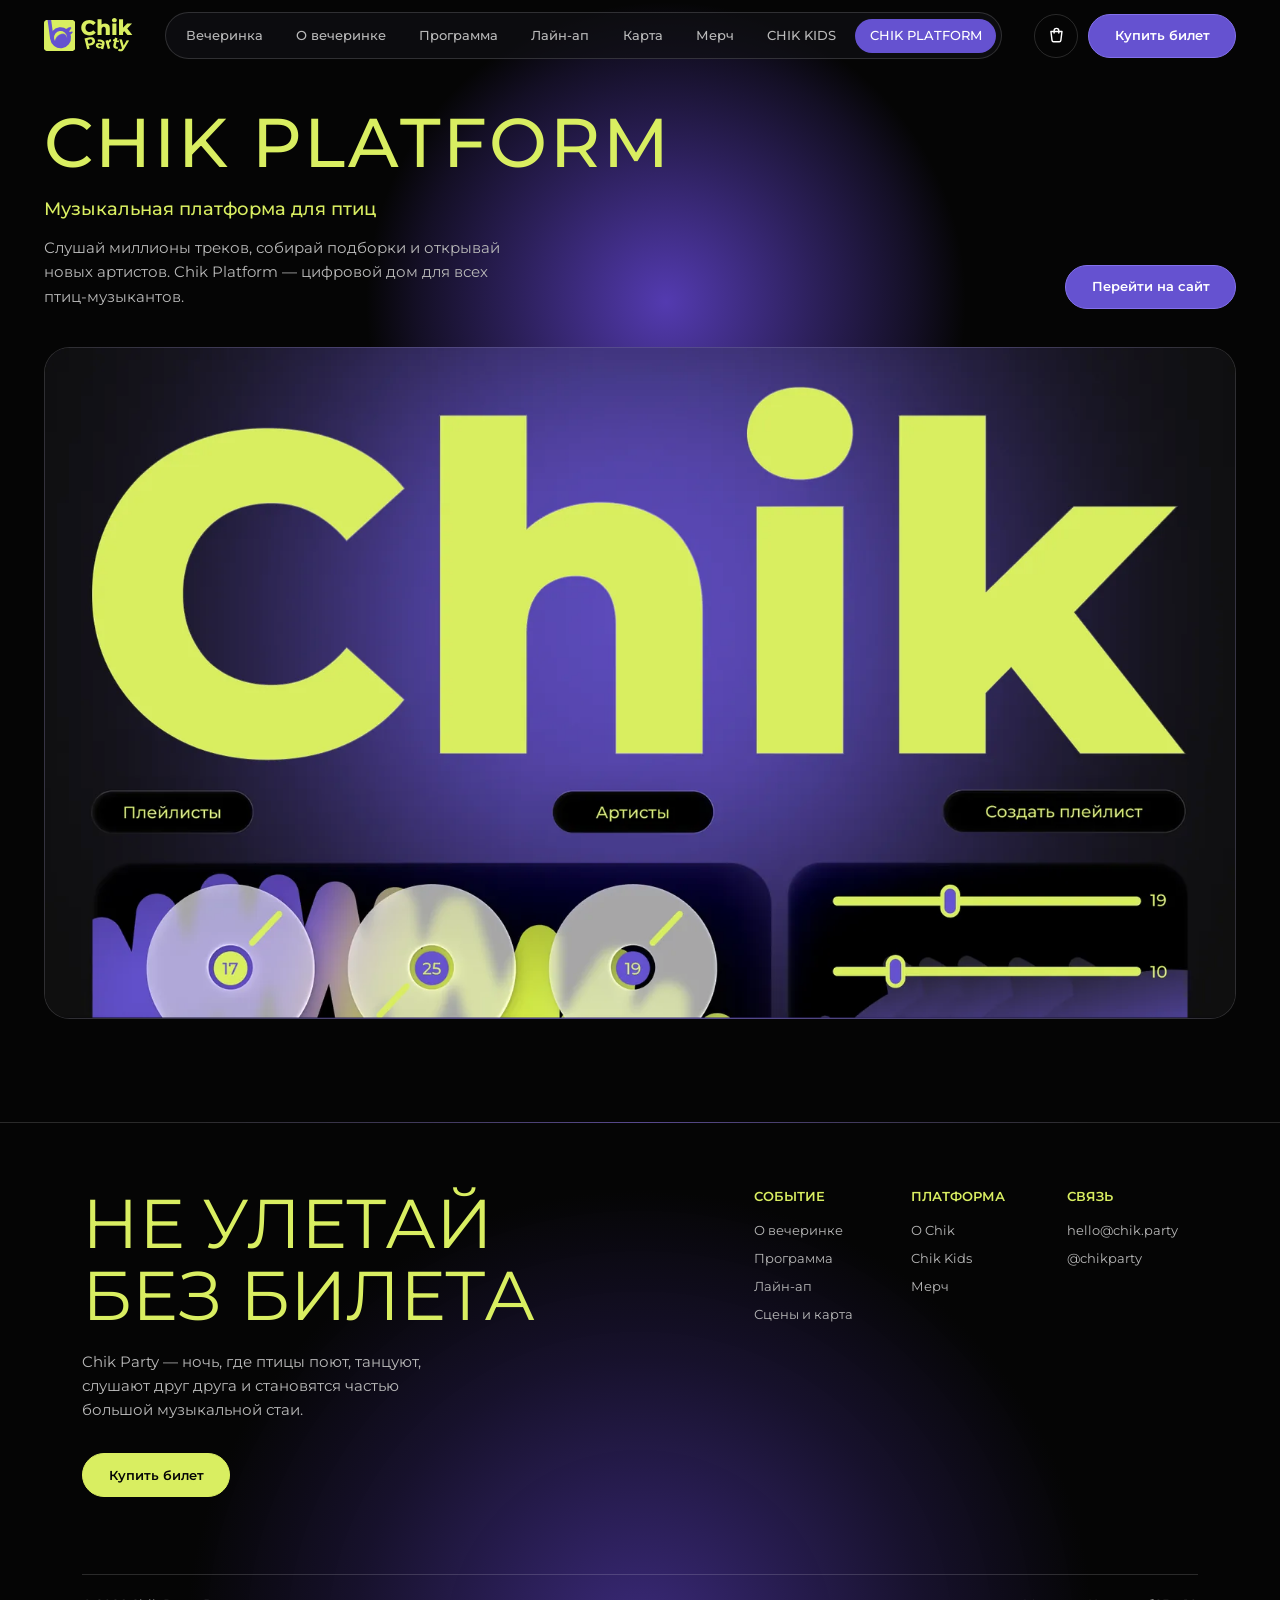
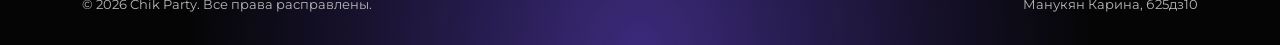
<file: platform.html>
<!doctype html>
<html lang="ru">
  <head>
    <meta charset="UTF-8" />
    <meta name="viewport" content="width=device-width, initial-scale=1.0" />
    <title>Chik Platform — музыкальная платформа для птиц</title>
    <meta name="description" content="Chik Platform — музыкальная платформа для птиц: треки, подборки и новые артисты." />
    <meta name="theme-color" content="#050505" />

    <meta property="og:type" content="website" />
    <meta property="og:title" content="Chik Platform — музыкальная платформа для птиц" />
    <meta property="og:description" content="Chik Platform — музыкальная платформа для птиц: треки, подборки и новые артисты." />
    <meta property="og:image" content="https://karina156.github.io/b25ds10_4_chik/images/og-image.jpg" />

    <link rel="icon" type="image/png" href="./images/favicon.png" />
    <link rel="preload" href="./fonts/montserrat-medium.woff" as="font" type="font/woff" crossorigin />
    <link rel="stylesheet" href="./stylesheets/style.css" />
    <script src="./javascripts/scripts.js" defer></script>
  </head>
  <body>
    <a class="skip-link" href="#main">Перейти к содержанию</a>

    <header class="header">
      <a class="logo" href="index.html" aria-label="Chik Party, на главную">
        <img src="./images/logo.svg" alt="Chik Party" width="104" height="41" />
      </a>

      <nav class="menu" id="menu" aria-label="Основное меню">
        <a href="party.html">Вечеринка</a>
        <a href="about-party.html">О вечеринке</a>
        <a href="program.html">Программа</a>
        <a href="line-up.html">Лайн-ап</a>
        <a href="map.html">Карта</a>
        <a href="merch.html">Мерч</a>
        <a href="kids.html">CHIK KIDS</a>
        <a href="platform.html" aria-current="page">CHIK PLATFORM</a>
      </nav>

      <div class="header-actions">
        <button class="cart-btn" type="button" data-open="cart" aria-label="Корзина">
          <svg viewBox="0 0 24 24" fill="none" aria-hidden="true">
            <path d="M5 7h14l-1.4 11.2a2 2 0 0 1-2 1.8H8.4a2 2 0 0 1-2-1.8L5 7Z" stroke="currentColor" stroke-width="1.8" stroke-linejoin="round" />
            <path d="M9 9V6a3 3 0 0 1 6 0v3" stroke="currentColor" stroke-width="1.8" stroke-linecap="round" />
          </svg>
          <span class="cart-count" aria-hidden="true">0</span>
        </button>

        <button class="btn" type="button" data-open="ticket">Купить билет</button>

        <button class="burger" type="button" aria-label="Открыть меню" aria-controls="menu" aria-expanded="false">
          <span></span>
          <span></span>
          <span></span>
        </button>
      </div>
    </header>

    <main id="main">
      <section class="poster-head">
        <div>
          <h1 class="title">Chik Platform</h1>
          <h2 class="intro-subtitle">Музыкальная платформа для птиц</h2>
          <p class="text">Слушай миллионы треков, собирай подборки и открывай новых артистов. Chik Platform — цифровой дом для всех птиц-музыкантов.</p>
        </div>
        <a class="btn" href="https://karina156.github.io/chik-3/" target="_blank" rel="noopener">Перейти на сайт</a>
      </section>

      <section>
        <a class="card poster-card" href="https://karina156.github.io/chik-3/" target="_blank" rel="noopener" aria-label="Открыть веб-плакат Chik Platform">
          <picture>
            <source media="(max-width: 767px)" srcset="./images/veb-poster-2-2.webp" />
            <img src="./images/veb-poster-2.webp" alt="Веб-плакат Chik Platform" width="1600" height="900" loading="lazy" decoding="async" />
          </picture>
        </a>
      </section>
    </main>

    <footer class="footer">
      <div class="footer-main">
        <div class="footer-hero">
          <h2 class="subtitle">Не улетай<br />без билета</h2>
          <p class="text">
            Chik Party — ночь, где птицы поют, танцуют, слушают друг друга и
            становятся частью большой музыкальной стаи.
          </p>
          <button class="btn btn-lime" type="button" data-open="ticket">Купить билет</button>
        </div>

        <div class="footer-links">
          <div class="footer-column">
            <h3>Событие</h3>
            <a href="about-party.html">О вечеринке</a>
            <a href="program.html">Программа</a>
            <a href="line-up.html">Лайн-ап</a>
            <a href="map.html">Сцены и карта</a>
          </div>

          <div class="footer-column">
            <h3>Платформа</h3>
            <a href="platform.html">О Chik</a>
            <a href="kids.html">Chik Kids</a>
            <a href="merch.html">Мерч</a>
          </div>

          <div class="footer-column">
            <h3>Связь</h3>
            <a href="mailto:hello@chik.party">hello@chik.party</a>
            <span>@chikparty</span>
          </div>
        </div>
      </div>

      <div class="footer-bottom">
        <span>© 2026 Chik Party. Все права расправлены.</span>
        <span>Манукян Карина, б25дз10</span>
      </div>
    </footer>

    <div class="modal" id="ticket" role="dialog" aria-modal="true" aria-labelledby="ticket-title" hidden>
      <div class="modal-box">
        <button class="modal-close" type="button" data-close aria-label="Закрыть">✕</button>

        <h2 class="modal-title" id="ticket-title">Купить билет</h2>
        <p class="modal-text modal-text-start">Оставь заявку, и мы пришлём билет на почту.</p>

        <form class="form ticket-form" novalidate>
          <div class="field">
            <label for="ticket-name">Имя</label>
            <input id="ticket-name" type="text" name="name" autocomplete="name" placeholder="Как тебя зовут" required />
            <span class="field-error">Напиши, как тебя зовут</span>
          </div>

          <div class="field">
            <label for="ticket-email">E-mail</label>
            <input id="ticket-email" type="email" name="email" autocomplete="email" placeholder="bird@chik.party" required />
            <span class="field-error">Проверь, что почта написана правильно</span>
          </div>

          <div class="field">
            <label for="ticket-phone">Телефон</label>
            <input id="ticket-phone" type="tel" name="phone" autocomplete="tel" placeholder="+7 (___) ___-__-__" required />
            <span class="field-error">Нужен номер из 11 цифр</span>
          </div>

          <div class="field">
            <label for="ticket-type">Билет</label>
            <select id="ticket-type" name="ticket" required>
              <option value="">Выбери билет</option>
              <option value="Стандарт">Стандарт</option>
              <option value="ВИПчик">ВИПчик</option>
              <option value="Бэкстейж">Бэкстейж</option>
            </select>
            <span class="field-error">Выбери билет</span>
          </div>

          <button class="btn btn-lime" type="submit">Отправить заявку</button>
        </form>

        <div class="success" aria-live="polite">
          <img src="./images/icon-bird.svg" alt="" width="163" height="129" />
          <h2 class="modal-title">Чирик!</h2>
          <p class="modal-text success-text"></p>
          <button class="btn" type="button" data-close>Отлично</button>
        </div>
      </div>
    </div>

    <div class="modal" id="cart" role="dialog" aria-modal="true" aria-labelledby="cart-title" hidden>
      <div class="modal-box">
        <button class="modal-close" type="button" data-close aria-label="Закрыть">✕</button>

        <h2 class="modal-title" id="cart-title">Корзина</h2>

        <div class="modal-text-start">
          <p class="cart-empty">Пока пусто. Загляни в <a class="accent" href="merch.html">мерч</a>.</p>
          <ul class="cart-list"></ul>
          <div class="cart-total" hidden>
            <span>Итого</span>
            <span class="cart-sum">0 ₽</span>
          </div>
          <button class="btn btn-lime cart-order" type="button" hidden>Оформить заказ</button>
        </div>

        <div class="success" aria-live="polite">
          <img src="./images/icon-bird.svg" alt="" width="163" height="129" />
          <h2 class="modal-title">Заказ оформлен</h2>
          <p class="modal-text">Забери его на стойке мерча в день вечеринки.</p>
          <button class="btn" type="button" data-close>Хорошо</button>
        </div>
      </div>
    </div>

    <div class="toast" role="status" aria-live="polite"></div>
  </body>
</html>
</file>
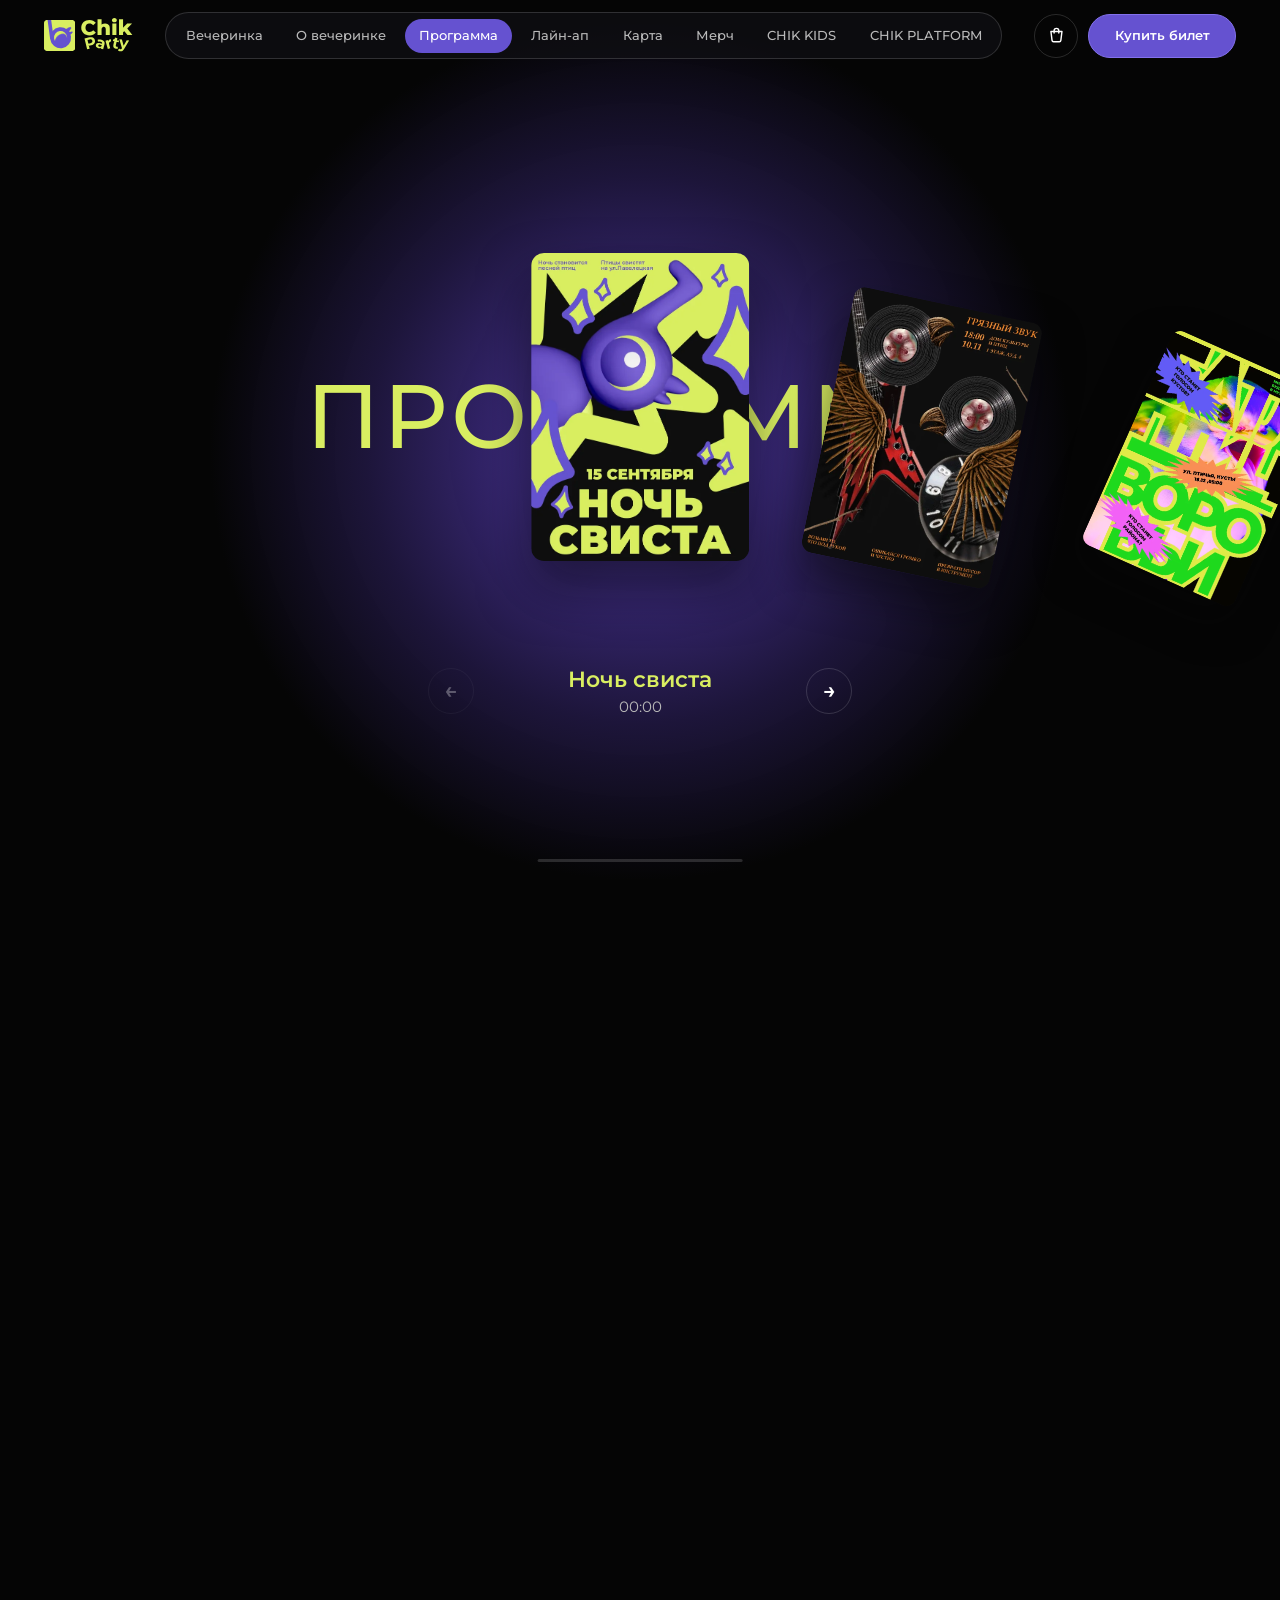
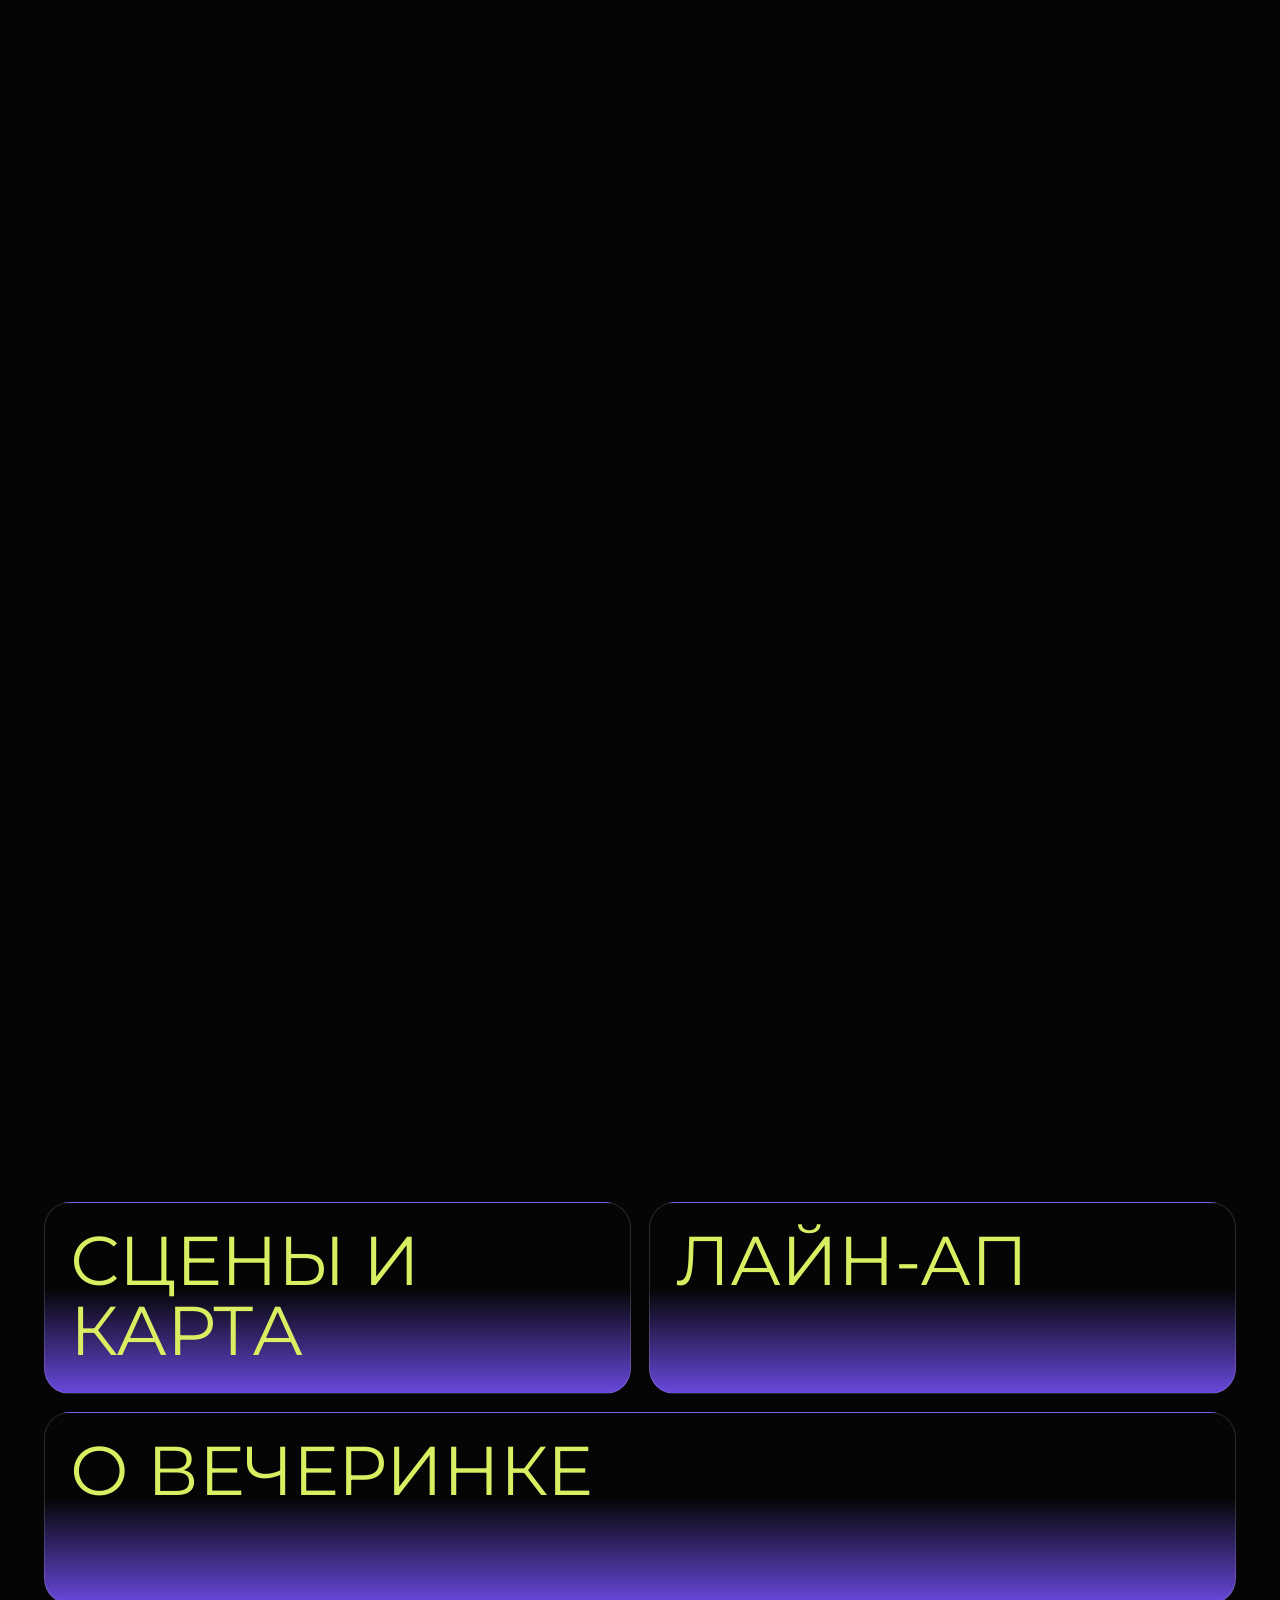
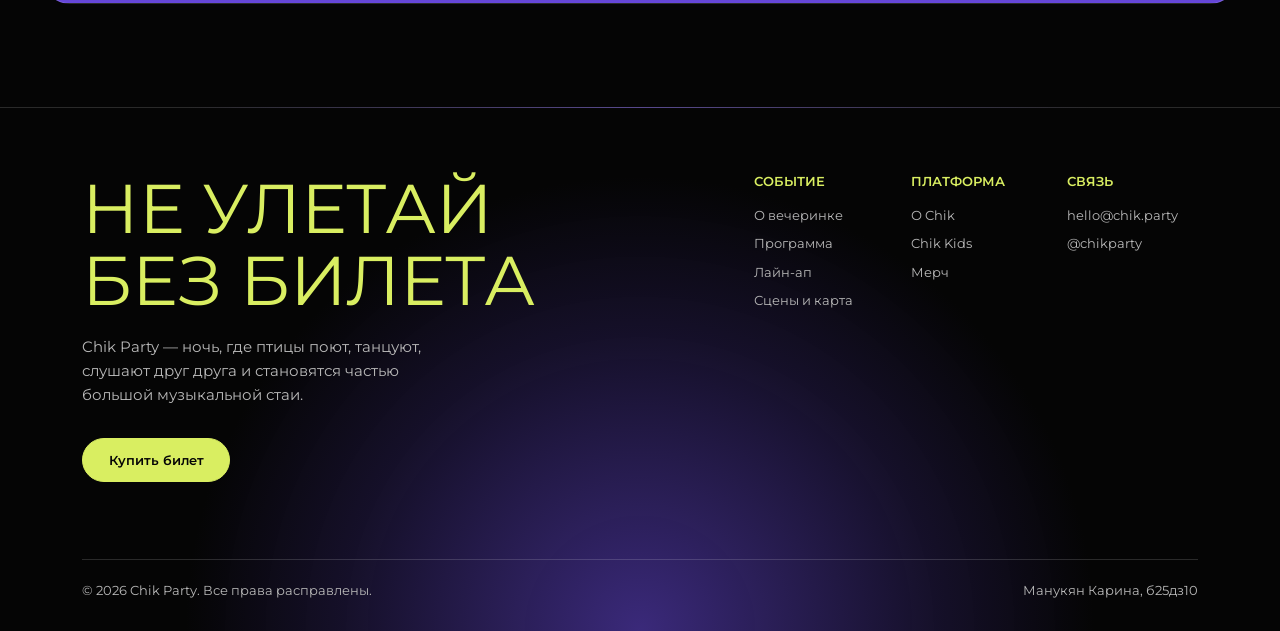
<file: program.html>
<!doctype html>
<html lang="ru">
  <head>
    <meta charset="UTF-8" />
    <meta name="viewport" content="width=device-width, initial-scale=1.0" />
    <title>Программа — Chik Party</title>
    <meta name="description" content="Программа Chik Party: Ночь свиста, Грязный звук, Птичий батл, Мега птичий концерт, Фестиваль полётов и утренний концерт." />
    <meta name="theme-color" content="#050505" />

    <meta property="og:type" content="website" />
    <meta property="og:title" content="Программа — Chik Party" />
    <meta property="og:description" content="Программа Chik Party: Ночь свиста, Грязный звук, Птичий батл, Мега птичий концерт, Фестиваль полётов и утренний концерт." />
    <meta property="og:image" content="https://karina156.github.io/b25ds10_4_chik/images/og-image.jpg" />

    <link rel="icon" type="image/png" href="./images/favicon.png" />
    <link rel="preload" href="./fonts/montserrat-medium.woff" as="font" type="font/woff" crossorigin />
    <link rel="stylesheet" href="./stylesheets/style.css" />
    <script src="./javascripts/scripts.js" defer></script>
  </head>
  <body>
    <a class="skip-link" href="#main">Перейти к содержанию</a>

    <header class="header">
      <a class="logo" href="index.html" aria-label="Chik Party, на главную">
        <img src="./images/logo.svg" alt="Chik Party" width="104" height="41" />
      </a>

      <nav class="menu" id="menu" aria-label="Основное меню">
        <a href="party.html">Вечеринка</a>
        <a href="about-party.html">О вечеринке</a>
        <a href="program.html" aria-current="page">Программа</a>
        <a href="line-up.html">Лайн-ап</a>
        <a href="map.html">Карта</a>
        <a href="merch.html">Мерч</a>
        <a href="kids.html">CHIK KIDS</a>
        <a href="platform.html">CHIK PLATFORM</a>
      </nav>

      <div class="header-actions">
        <button class="cart-btn" type="button" data-open="cart" aria-label="Корзина">
          <svg viewBox="0 0 24 24" fill="none" aria-hidden="true">
            <path d="M5 7h14l-1.4 11.2a2 2 0 0 1-2 1.8H8.4a2 2 0 0 1-2-1.8L5 7Z" stroke="currentColor" stroke-width="1.8" stroke-linejoin="round" />
            <path d="M9 9V6a3 3 0 0 1 6 0v3" stroke="currentColor" stroke-width="1.8" stroke-linecap="round" />
          </svg>
          <span class="cart-count" aria-hidden="true">0</span>
        </button>

        <button class="btn" type="button" data-open="ticket">Купить билет</button>

        <button class="burger" type="button" aria-label="Открыть меню" aria-controls="menu" aria-expanded="false">
          <span></span>
          <span></span>
          <span></span>
        </button>
      </div>
    </header>

    <main id="main">
      <section class="program" aria-label="Афиши программы">
        <div class="program-sticky">
          <h1 class="title program-title">Программа</h1>

          <div class="program-stage">
            <button class="poster" type="button" data-name="Ночь свиста" data-time="00:00" data-src="./images/program-1.webp">
              <img src="./images/program-1.webp" alt="Афиша «Ночь свиста»" width="595" height="842" />
            </button>
            <button class="poster" type="button" data-name="Грязный звук" data-time="19:00" data-src="./images/program-2.webp">
              <img src="./images/program-2.webp" alt="Афиша «Грязный звук»" width="595" height="842" />
            </button>
            <button class="poster" type="button" data-name="Птичий батл" data-time="22:00" data-src="./images/program-3.webp">
              <img src="./images/program-3.webp" alt="Афиша «Птичий батл»" width="595" height="842" />
            </button>
            <button class="poster" type="button" data-name="Мега птичий концерт" data-time="19:00" data-src="./images/program-4.webp">
              <img src="./images/program-4.webp" alt="Афиша «Мега птичий концерт»" width="595" height="842" />
            </button>
            <button class="poster" type="button" data-name="Фестиваль полётов" data-time="19:00" data-src="./images/program-5.webp">
              <img src="./images/program-5.webp" alt="Афиша «Фестиваль полётов»" width="595" height="842" />
            </button>
            <button class="poster" type="button" data-name="Утренний концерт" data-time="06:00" data-src="./images/program-6.webp">
              <img src="./images/program-6.webp" alt="Афиша «Утренний концерт»" width="592" height="837" />
            </button>
          </div>

          <div class="program-info">
            <button class="btn btn-round btn-ghost program-prev" type="button" aria-label="Предыдущая афиша">←</button>
            <div class="program-now" aria-live="polite">
              <p class="program-name"></p>
              <p class="program-time"></p>
            </div>
            <button class="btn btn-round btn-ghost program-next" type="button" aria-label="Следующая афиша">→</button>
          </div>

          <div class="program-progress" aria-hidden="true"><span></span></div>
        </div>
      </section>

      <section class="program-grid" aria-label="Программа">
        <button type="button" data-lightbox="program" data-src="./images/program-1.webp">
          <img src="./images/program-1.webp" alt="Афиша «Ночь свиста»" width="595" height="842" loading="lazy" decoding="async" />
          <p class="program-name">Ночь свиста</p>
          <p class="program-time">00:00</p>
        </button>

        <button type="button" data-lightbox="program" data-src="./images/program-2.webp">
          <img src="./images/program-2.webp" alt="Афиша «Грязный звук»" width="595" height="842" loading="lazy" decoding="async" />
          <p class="program-name">Грязный звук</p>
          <p class="program-time">19:00</p>
        </button>

        <button type="button" data-lightbox="program" data-src="./images/program-3.webp">
          <img src="./images/program-3.webp" alt="Афиша «Птичий батл»" width="595" height="842" loading="lazy" decoding="async" />
          <p class="program-name">Птичий батл</p>
          <p class="program-time">22:00</p>
        </button>

        <button type="button" data-lightbox="program" data-src="./images/program-4.webp">
          <img src="./images/program-4.webp" alt="Афиша «Мега птичий концерт»" width="595" height="842" loading="lazy" decoding="async" />
          <p class="program-name">Мега птичий концерт</p>
          <p class="program-time">19:00</p>
        </button>

        <button type="button" data-lightbox="program" data-src="./images/program-5.webp">
          <img src="./images/program-5.webp" alt="Афиша «Фестиваль полётов»" width="595" height="842" loading="lazy" decoding="async" />
          <p class="program-name">Фестиваль полётов</p>
          <p class="program-time">19:00</p>
        </button>

        <button type="button" data-lightbox="program" data-src="./images/program-6.webp">
          <img src="./images/program-6.webp" alt="Афиша «Утренний концерт»" width="592" height="837" loading="lazy" decoding="async" />
          <p class="program-name">Утренний концерт</p>
          <p class="program-time">06:00</p>
        </button>
      </section>

      <section class="next-pages" aria-label="Другие страницы">
        <a class="card next-card" href="map.html">
          <h2 class="next-card-title">Сцены и карта</h2>
        </a>

        <a class="card next-card" href="line-up.html">
          <h2 class="next-card-title">Лайн-ап</h2>
        </a>

        <a class="card next-card next-card-wide" href="about-party.html">
          <h2 class="next-card-title">О вечеринке</h2>
        </a>
      </section>
    </main>

    <footer class="footer">
      <div class="footer-main">
        <div class="footer-hero">
          <h2 class="subtitle">Не улетай<br />без билета</h2>
          <p class="text">
            Chik Party — ночь, где птицы поют, танцуют, слушают друг друга и
            становятся частью большой музыкальной стаи.
          </p>
          <button class="btn btn-lime" type="button" data-open="ticket">Купить билет</button>
        </div>

        <div class="footer-links">
          <div class="footer-column">
            <h3>Событие</h3>
            <a href="about-party.html">О вечеринке</a>
            <a href="program.html">Программа</a>
            <a href="line-up.html">Лайн-ап</a>
            <a href="map.html">Сцены и карта</a>
          </div>

          <div class="footer-column">
            <h3>Платформа</h3>
            <a href="platform.html">О Chik</a>
            <a href="kids.html">Chik Kids</a>
            <a href="merch.html">Мерч</a>
          </div>

          <div class="footer-column">
            <h3>Связь</h3>
            <a href="mailto:hello@chik.party">hello@chik.party</a>
            <span>@chikparty</span>
          </div>
        </div>
      </div>

      <div class="footer-bottom">
        <span>© 2026 Chik Party. Все права расправлены.</span>
        <span>Манукян Карина, б25дз10</span>
      </div>
    </footer>

    <div class="modal" id="ticket" role="dialog" aria-modal="true" aria-labelledby="ticket-title" hidden>
      <div class="modal-box">
        <button class="modal-close" type="button" data-close aria-label="Закрыть">✕</button>

        <h2 class="modal-title" id="ticket-title">Купить билет</h2>
        <p class="modal-text modal-text-start">Оставь заявку, и мы пришлём билет на почту.</p>

        <form class="form ticket-form" novalidate>
          <div class="field">
            <label for="ticket-name">Имя</label>
            <input id="ticket-name" type="text" name="name" autocomplete="name" placeholder="Как тебя зовут" required />
            <span class="field-error">Напиши, как тебя зовут</span>
          </div>

          <div class="field">
            <label for="ticket-email">E-mail</label>
            <input id="ticket-email" type="email" name="email" autocomplete="email" placeholder="bird@chik.party" required />
            <span class="field-error">Проверь, что почта написана правильно</span>
          </div>

          <div class="field">
            <label for="ticket-phone">Телефон</label>
            <input id="ticket-phone" type="tel" name="phone" autocomplete="tel" placeholder="+7 (___) ___-__-__" required />
            <span class="field-error">Нужен номер из 11 цифр</span>
          </div>

          <div class="field">
            <label for="ticket-type">Билет</label>
            <select id="ticket-type" name="ticket" required>
              <option value="">Выбери билет</option>
              <option value="Стандарт">Стандарт</option>
              <option value="ВИПчик">ВИПчик</option>
              <option value="Бэкстейж">Бэкстейж</option>
            </select>
            <span class="field-error">Выбери билет</span>
          </div>

          <button class="btn btn-lime" type="submit">Отправить заявку</button>
        </form>

        <div class="success" aria-live="polite">
          <img src="./images/icon-bird.svg" alt="" width="163" height="129" />
          <h2 class="modal-title">Чирик!</h2>
          <p class="modal-text success-text"></p>
          <button class="btn" type="button" data-close>Отлично</button>
        </div>
      </div>
    </div>

    <div class="modal" id="cart" role="dialog" aria-modal="true" aria-labelledby="cart-title" hidden>
      <div class="modal-box">
        <button class="modal-close" type="button" data-close aria-label="Закрыть">✕</button>

        <h2 class="modal-title" id="cart-title">Корзина</h2>

        <div class="modal-text-start">
          <p class="cart-empty">Пока пусто. Загляни в <a class="accent" href="merch.html">мерч</a>.</p>
          <ul class="cart-list"></ul>
          <div class="cart-total" hidden>
            <span>Итого</span>
            <span class="cart-sum">0 ₽</span>
          </div>
          <button class="btn btn-lime cart-order" type="button" hidden>Оформить заказ</button>
        </div>

        <div class="success" aria-live="polite">
          <img src="./images/icon-bird.svg" alt="" width="163" height="129" />
          <h2 class="modal-title">Заказ оформлен</h2>
          <p class="modal-text">Забери его на стойке мерча в день вечеринки.</p>
          <button class="btn" type="button" data-close>Хорошо</button>
        </div>
      </div>
    </div>

    <div class="modal lightbox" id="lightbox" role="dialog" aria-modal="true" aria-label="Просмотр картинки" hidden>
      <div class="modal-box">
        <button class="modal-close" type="button" data-close aria-label="Закрыть">✕</button>
        <button class="btn btn-round btn-ghost lightbox-arrow lightbox-prev" type="button" aria-label="Предыдущая">←</button>
        <img class="lightbox-image" src="./images/favicon.png" alt="" />
        <button class="btn btn-round btn-ghost lightbox-arrow lightbox-next" type="button" aria-label="Следующая">→</button>
      </div>
    </div>

    <div class="toast" role="status" aria-live="polite"></div>
  </body>
</html>
</file>
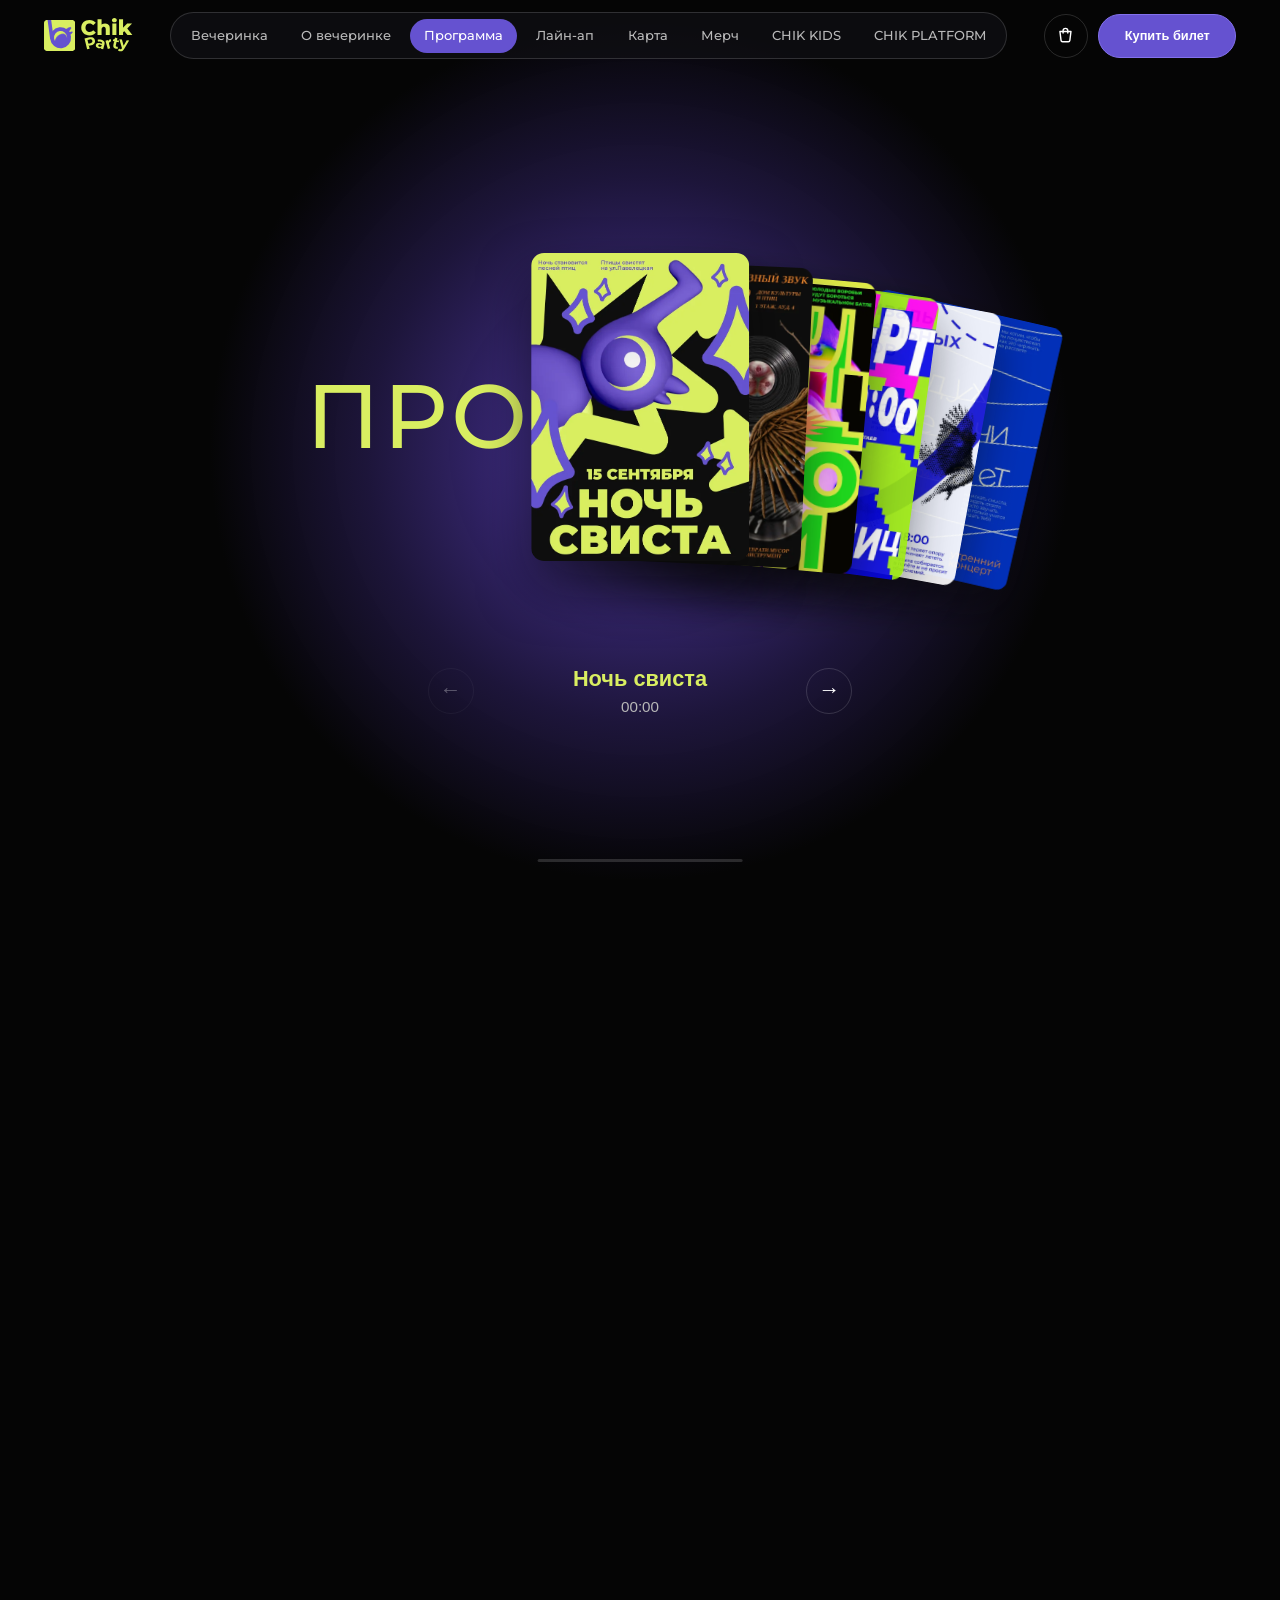
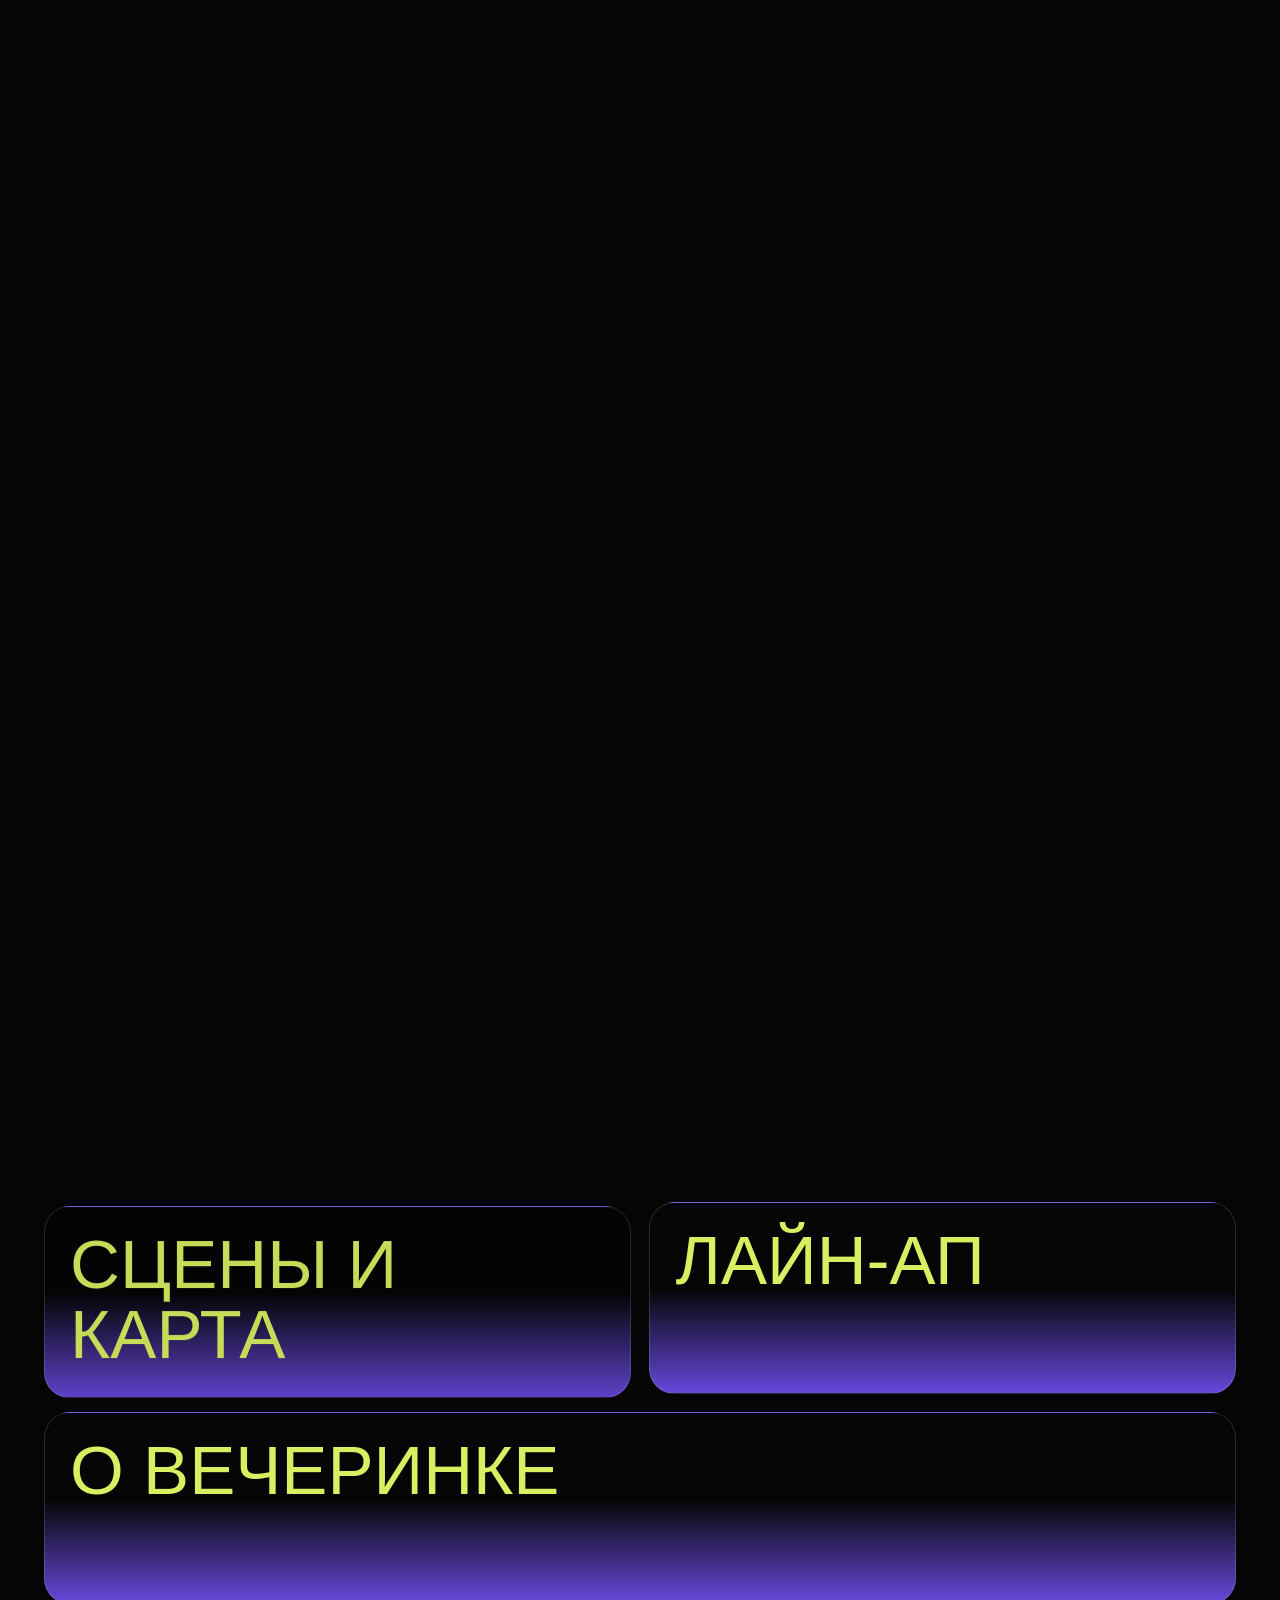
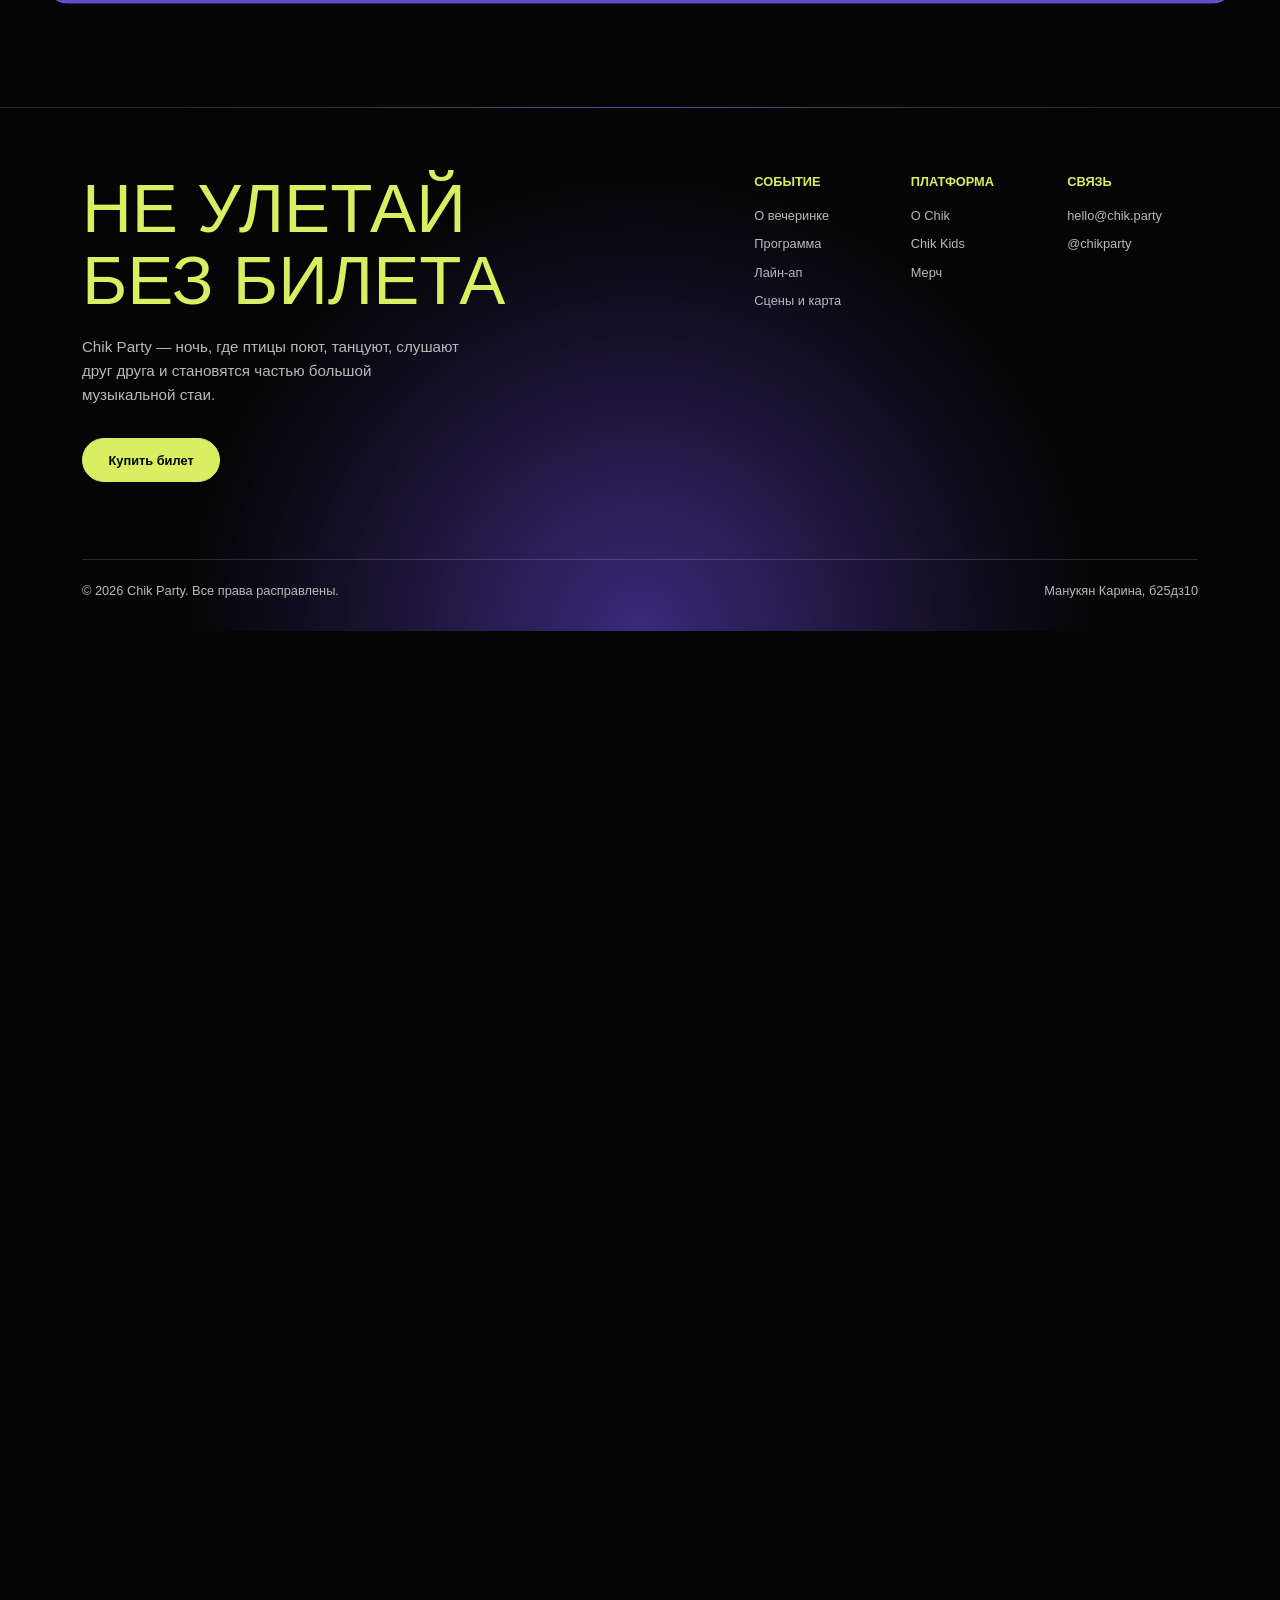
<file: programm.html>
<!doctype html>
<html lang="ru">
  <head>
    <meta charset="UTF-8" />
    <title>Страница переехала — Chik Party</title>
    <meta http-equiv="refresh" content="0; url=program.html" />
    <link rel="canonical" href="program.html" />
  </head>
  <body>
    <p>Страница переехала: <a href="program.html">program.html</a></p>
  </body>
</html>
</file>
<file: stylesheets/style.css>
@import 'reset.css';
@import 'fonts.css';
@import 'layout.css';
@import 'pages.css';
@import 'animation.css';
@import 'adaptive.css';
</file>
